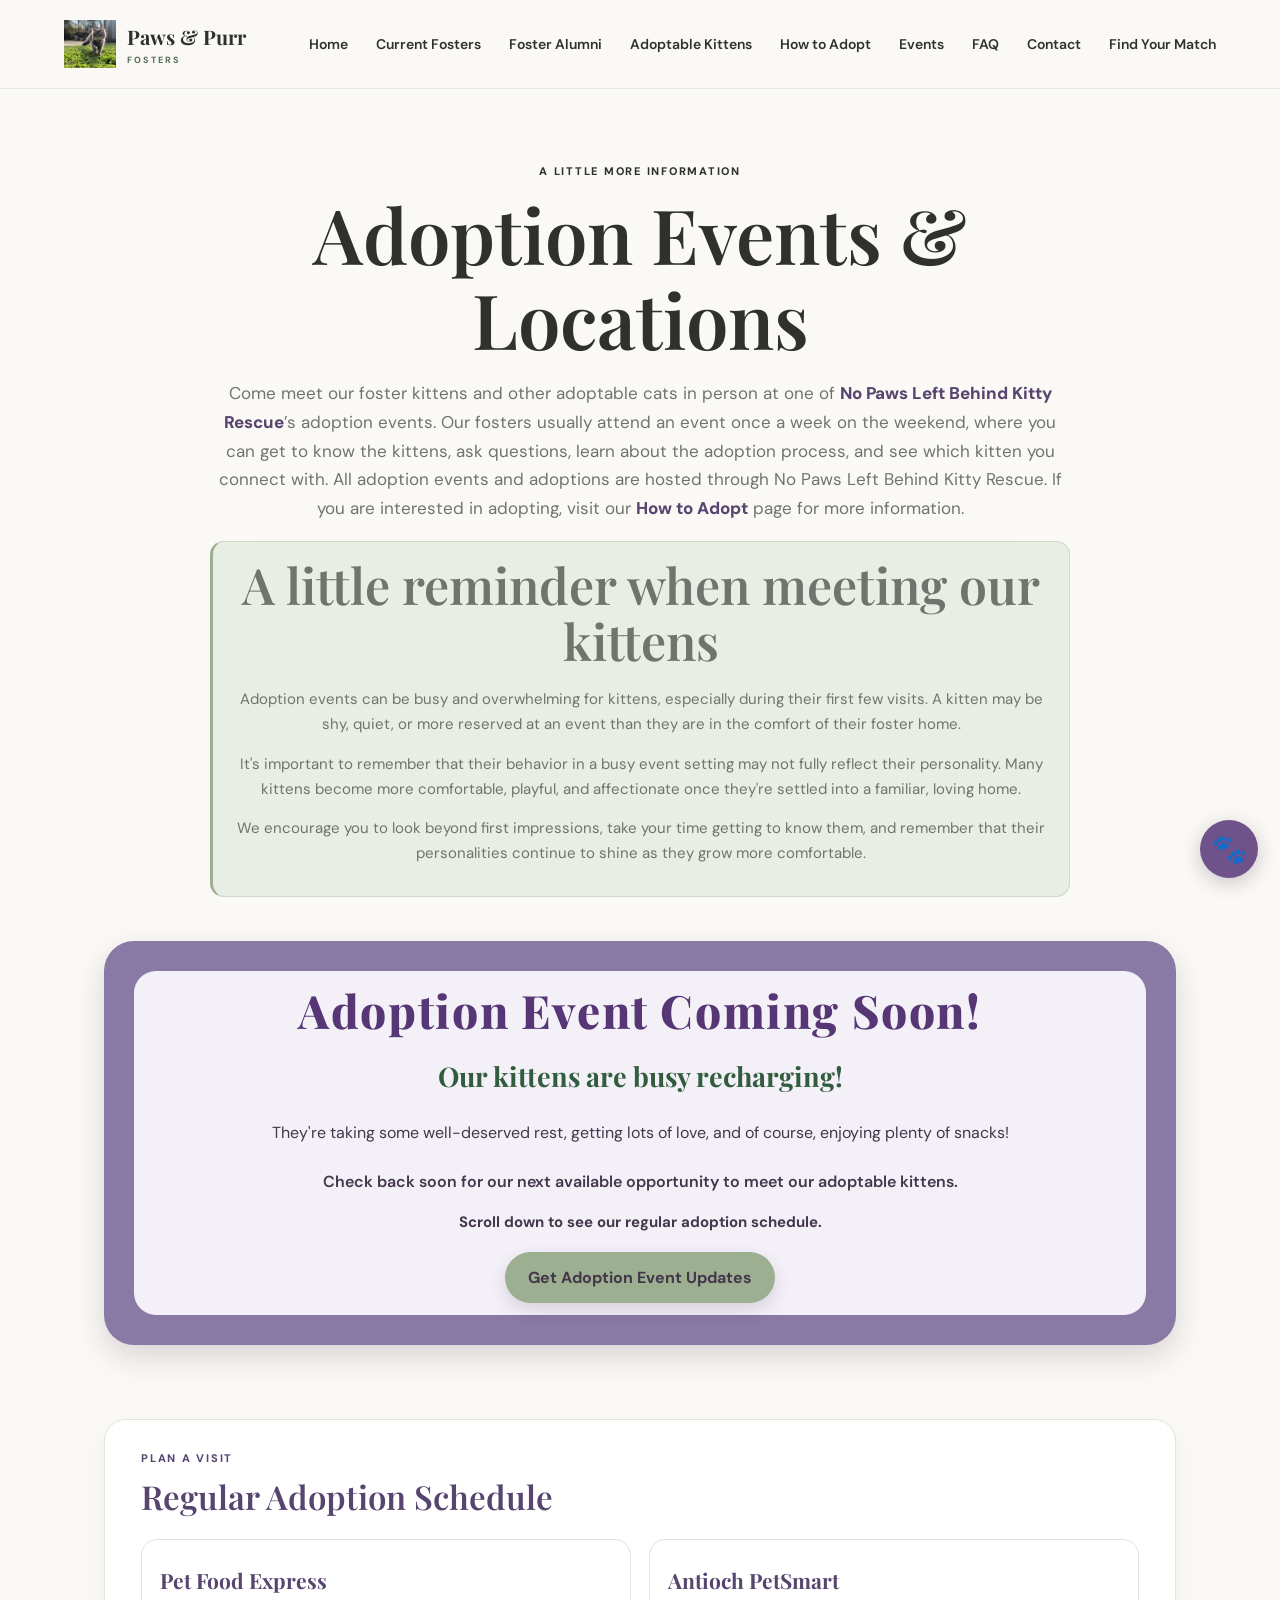
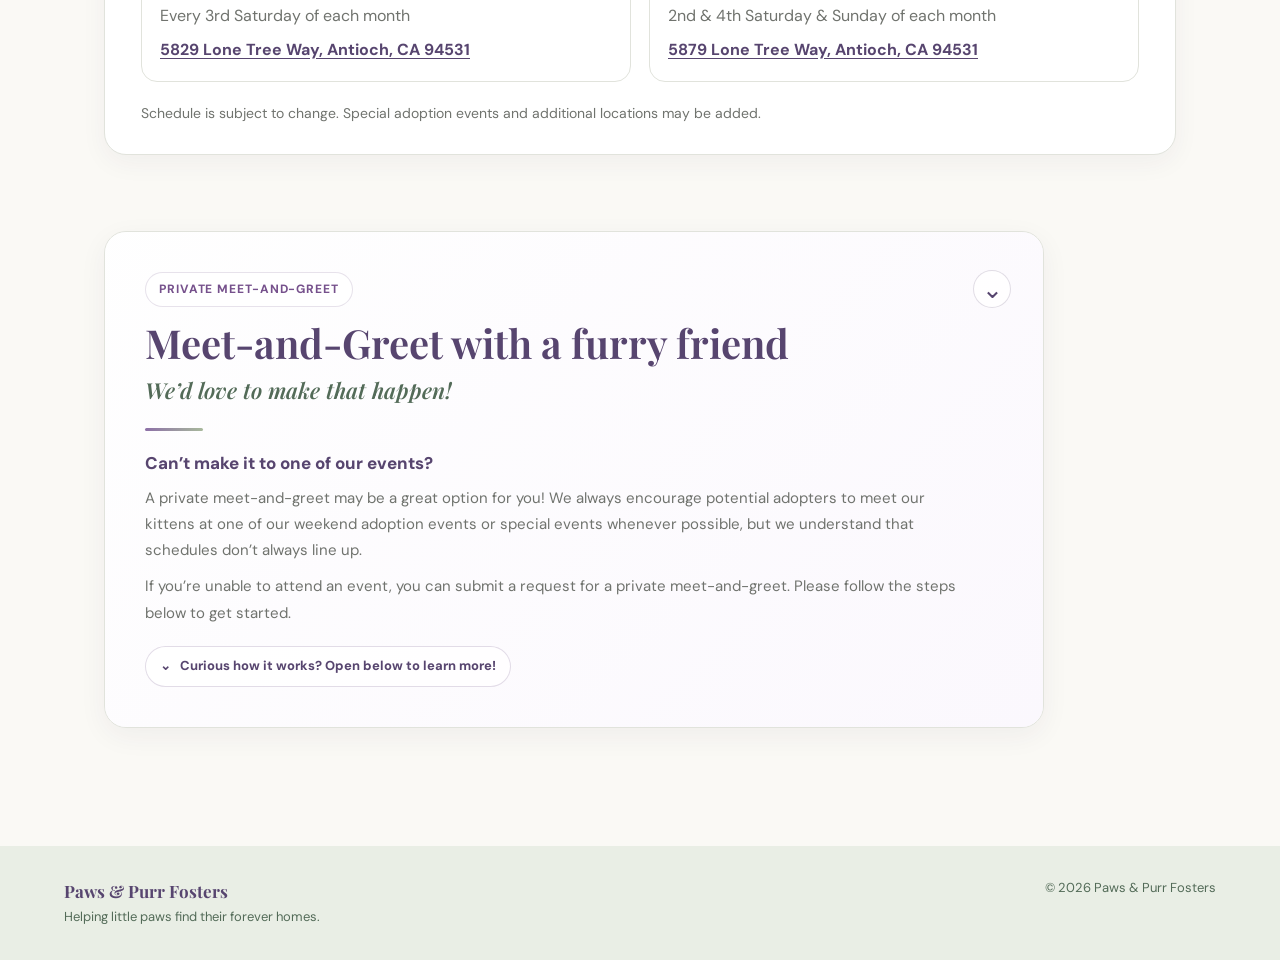
<file: events/index.html>
<!DOCTYPE html>
<html lang="en">
<head>
  <meta charset="UTF-8">
  <meta name="viewport" content="width=device-width, initial-scale=1.0">
  <title>Adoption Events &amp; Locations | Paws &amp; Purr Fosters</title>
  <meta name="description" content="Meet foster kittens and other adoptable cats at adoption events hosted by No Paws Left Behind Kitty Rescue.">
  <link rel="icon" type="image/png" href="../assets/main-logo.PNG">
  <link rel="stylesheet" href="../style.css?v=20261118-events-attendee-gallery-fit1">
  <link rel="stylesheet" href="../adoption-email-signup.css?v=20261117-unsubscribe-single-confirm2">
</head>
<body>
  <header class="site-header">
    <a class="brand" href="../" aria-label="Paws & Purr Fosters home">
      <img class="brand-logo" src="../assets/main-logo.PNG" alt="Paws &amp; Purr Fosters">
      <span><strong>Paws &amp; Purr</strong><small>FOSTERS</small></span>
    </a>
    <button class="menu-toggle" aria-label="Open menu" aria-expanded="false">☰</button>
    <nav class="nav" aria-label="Main navigation">
      <a href="../">Home</a><a href="../all-kittens/">Current Fosters</a>
      <a href="../foster-alumni/">Foster Alumni</a><a href="../available-kittens/">Adoptable Kittens</a>
      <a href="../how-to-adopt/">How to Adopt</a><a href="./">Events</a>
      <a href="../faq/">FAQ</a><a href="../#contact">Contact</a>
    </nav>
  </header>
  <main class="events-page section">
    <header class="events-page-banner"><p class="eyebrow">A little more information</p><h1>Adoption Events &amp; Locations</h1></header>
    <div class="events-intro"><p>Come meet our foster kittens and other adoptable cats in person at one of <strong><a href="https://www.nopawsleftbehindkittyrescue.com/" target="_blank" rel="noopener noreferrer">No Paws Left Behind Kitty Rescue</a></strong>’s adoption events. Our fosters usually attend an event once a week on the weekend, where you can get to know the kittens, ask questions, learn about the adoption process, and see which kitten you connect with. All adoption events and adoptions are hosted through No Paws Left Behind Kitty Rescue. If you are interested in adopting, visit our <a href="../how-to-adopt/">How to Adopt</a> page for more information.</p><div class="events-gentle-note"><h2>A little reminder when meeting our kittens</h2><p>Adoption events can be busy and overwhelming for kittens, especially during their first few visits. A kitten may be shy, quiet, or more reserved at an event than they are in the comfort of their foster home.</p><p>It's important to remember that their behavior in a busy event setting may not fully reflect their personality. Many kittens become more comfortable, playful, and affectionate once they're settled into a familiar, loving home.</p><p>We encourage you to look beyond first impressions, take your time getting to know them, and remember that their personalities continue to shine as they grow more comfortable.</p></div></div>
    <div class="event-panels">
      <div id="event-featured" hidden></div>
      <section class="schedule-panel" id="regular-schedule" hidden></section>
      <div class="event-card-list" id="special-event" hidden></div>
      <div id="private-meet-greet"></div>
    </div>
  </main>
  <footer>
    <div><strong>Paws &amp; Purr Fosters</strong><span>Helping little paws find their forever homes.</span></div>
    <span>© 2026 Paws &amp; Purr Fosters</span>
  </footer>
  <script src="../navigation.js"></script><script src="../kitten-data.js?v=mwxypr0m"></script>
  <script src="../event-data.js?v=mwxypr0m"></script>
  <script src="../preview-bridge.js"></script><script src="../script.js?v=mwxypr0m"></script><script src="../events-enhancements.js?v=20261118-attendee-status1"></script>
  <script src="../adoption-email-signup.js?v=20261117-unsubscribe-single-confirm2"></script>
</body>
</html>
</file>
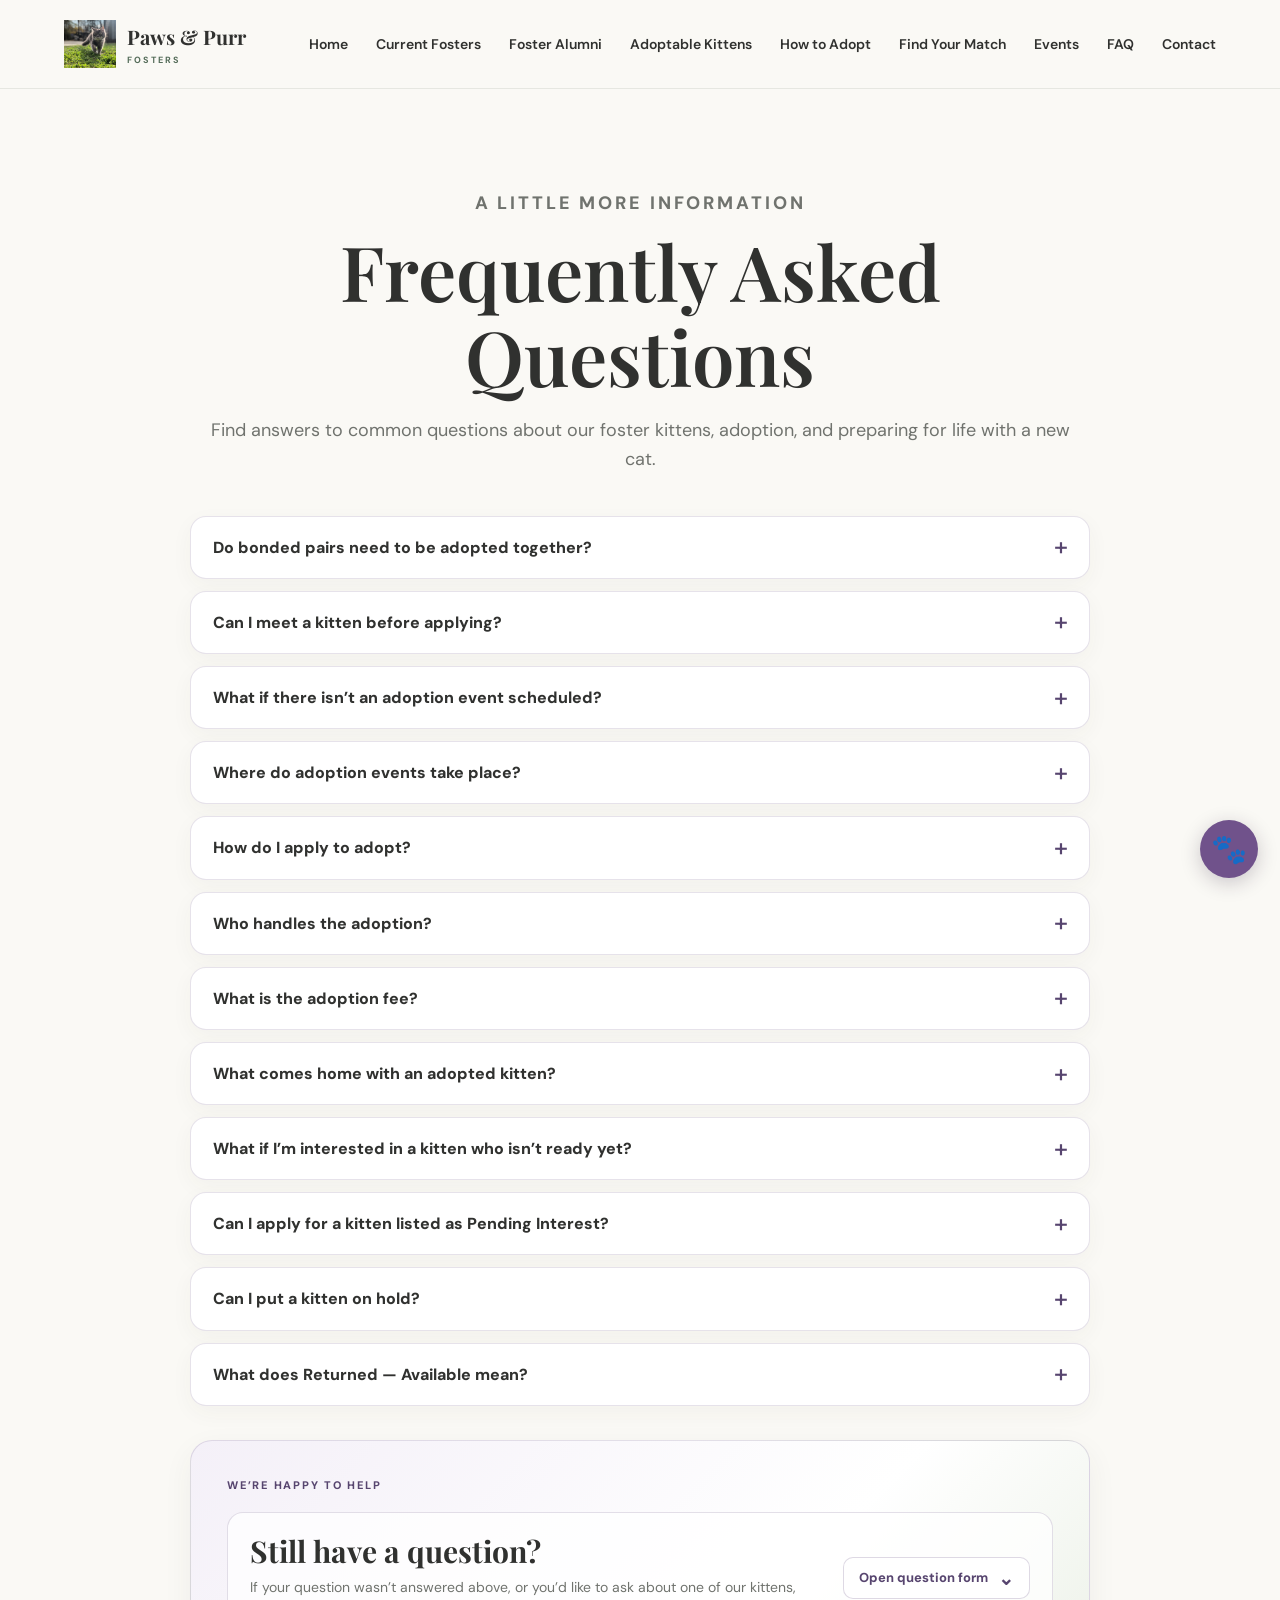
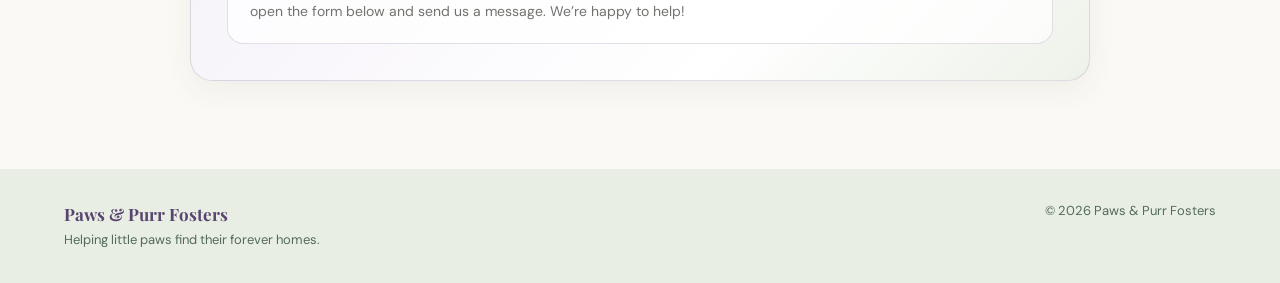
<file: faq/index.html>
<!DOCTYPE html>
<html lang="en">
<head>
  <meta charset="UTF-8">
  <meta name="viewport" content="width=device-width, initial-scale=1.0">
  <meta name="description" content="Answers to common questions about meeting and adopting kittens fostered by Paws & Purr Fosters.">
  <base href="../">
  <title>Frequently Asked Questions | Paws &amp; Purr Fosters</title>
  <link rel="icon" type="image/png" href="assets/main-logo.PNG">
  <link rel="stylesheet" href="style.css?v=20261115-faq-question-accordion1">
  
</head>
<body>
  <header class="site-header">
    <a class="brand" href="./" aria-label="Paws &amp; Purr Fosters home">
      <img class="brand-logo" src="assets/main-logo.PNG" alt="Paws &amp; Purr Fosters">
      <span><strong>Paws &amp; Purr</strong><small>FOSTERS</small></span>
    </a>
    <button class="menu-toggle" type="button" aria-label="Open menu" aria-expanded="false">☰</button>
    <nav class="nav" aria-label="Main navigation">
      <a href="./">Home</a>
      <a href="all-kittens/">Current Fosters</a>
      <a href="foster-alumni/">Foster Alumni</a>
      <a href="available-kittens/">Adoptable Kittens</a>
      <a href="how-to-adopt/">How to Adopt</a>
      <a href="events/">Events</a>
      <a href="faq/" aria-current="page">FAQ</a>
      <a href="./#contact">Contact</a>
    </nav>
  </header>
  <main class="page-shell faq-page">
    <header class="page-intro foster-page-intro">
      <p class="eyebrow">A little more information</p>
      <h1>Frequently Asked Questions</h1>
      <p>Find answers to common questions about our foster kittens, adoption, and preparing for life with a new cat.</p>
    </header>
    <section class="faq-list" aria-label="Adoption and rescue frequently asked questions">
      <details class="faq-item"><summary>Do bonded pairs need to be adopted together?</summary>
        <p>Yes. Any kittens labeled as a <strong>bonded pair</strong> must be adopted together, regardless of age. These kittens have a strong bond and are required to go to the same home.</p>
        <p>Some kittens have a <strong>preferred pair</strong> listed on their profile. This means they may be able to go home with a particular sibling or foster sibling. This is most common with kittens five months old and younger, who are generally required to be adopted in pairs.</p>
        <p>There are rare exceptions: some kittens may be able to go to a home on their own, while others may need a home where another cat is already part of the family.</p>
        <p>Most of our kittens need to go home in pairs. The pairing requirements for each kitten will be clearly listed on their individual profile. <a href="https://www.nopawsleftbehindkittyrescue.com/" target="_blank" rel="noopener noreferrer">No Paws Left Behind Kitty Rescue</a> also requires kittens five months old and younger to be adopted in pairs.</p>
      </details>
      <details class="faq-item"><summary>Can I meet a kitten before applying?</summary>
        <p>Yes! You can meet a kitten before applying as long as their profile lists them as <strong>Available</strong> or <strong>Returned — Available</strong>. Visit our <a href="events/">Events &amp; Locations</a> page to see where we will be next and learn about upcoming meet-and-greet opportunities.</p>
      </details>
      <details class="faq-item"><summary>What if there isn’t an adoption event scheduled?</summary>
        <p>You may still be able to meet our kittens through a private meet-and-greet, depending on availability. A private meet-and-greet must be requested in advance.</p>
        <p>To submit an adoption application, follow steps 1–7 on our <a href="how-to-adopt/">How to Adopt</a> page to learn how to request or download an application and submit it to <a href="https://www.nopawsleftbehindkittyrescue.com/" target="_blank" rel="noopener noreferrer">No Paws Left Behind Kitty Rescue</a>.</p>
        <p>After submitting your application, visit our <a href="events/">Events &amp; Locations</a> page and complete the private meet-and-greet request form. You can use the form to tell us which kittens you’re interested in and your preferred date and time. We’ll follow up with you about scheduling.</p>
        <p>Adoption events are typically held on weekends, so if an event isn’t listed for this week, please check back for the next weekend’s schedule. We may occasionally have a weekend without an event, such as around holidays, and schedules can change. Our <a href="events/">Events &amp; Locations</a> page will have the latest updates.</p>
      </details>
      <details class="faq-item"><summary>Where do adoption events take place?</summary>
        <p>Adoption events are generally held on weekends, with occasional special events at other locations. Schedules can change, so please check our <a href="events/">Events &amp; Locations</a> page for the current schedule and special-event details.</p>
      </details>
      <details class="faq-item"><summary>How do I apply to adopt?</summary>
        <p>There are two ways to get an adoption application:</p>
        <ul>
          <li><strong>Request one from the rescue:</strong> Visit <a href="https://www.nopawsleftbehindkittyrescue.com/contact" target="_blank" rel="noopener noreferrer">the rescue’s <strong>contact page</strong></a> and fill out the appropriate information. The rescue will send you an application and instructions for submitting it.</li>
          <li><strong>Download an application:</strong> Visit the rescue’s <a href="https://www.nopawsleftbehindkittyrescue.com/forms" target="_blank" rel="noopener noreferrer">adoption forms page</a> to download an editable application or a printable copy.</li>
        </ul>
        <p>Once you have your application:</p>
        <ul>
          <li>Complete the editable application electronically, or print and fill out the paper copy by hand.</li>
          <li>Email your completed application to <a href="mailto:nopawsleftbehindkittyrescue@gmail.com">nopawsleftbehindkittyrescue@gmail.com</a>, or bring a completed paper application to an in-person adoption event.</li>
        </ul>
        <p>For the full process, visit <a href="how-to-adopt/">How to Adopt</a>.</p>
      </details>
      <details class="faq-item"><summary>Who handles the adoption?</summary>
        <p>We are a foster team working in partnership with <strong><a href="https://www.nopawsleftbehindkittyrescue.com/" target="_blank" rel="noopener noreferrer">No Paws Left Behind Kitty Rescue</a></strong>. The kittens are placed in our home through the rescue.</p>
        <p><strong>The rescue handles:</strong></p>
        <ul>
          <li>Adoption applications, reviews, and approvals</li>
          <li>Adoption contracts and fees</li>
          <li>Finalizing adoptions</li>
        </ul>
        <p><strong>Our foster team provides:</strong></p>
        <ul>
          <li>A safe, loving foster home</li>
          <li>Time to get to know each kitten and their personality</li>
          <li>Help finding the right match for your home</li>
        </ul>
      </details>
      <details class="faq-item"><summary>What is the adoption fee?</summary>
        <p><strong>Single kitten:</strong> $200<br><strong>Pair of kittens:</strong> $350</p>
        <p>Occasionally, special adoption promotions may be available. Adoption fees and promotions are determined by <strong><a href="https://www.nopawsleftbehindkittyrescue.com/" target="_blank" rel="noopener noreferrer">No Paws Left Behind Kitty Rescue</a></strong> and may vary.</p>
        <p>For questions about adoption fees or available promotions, please contact <a href="https://www.nopawsleftbehindkittyrescue.com/" target="_blank" rel="noopener noreferrer">No Paws Left Behind Kitty Rescue</a> through its <a href="https://www.nopawsleftbehindkittyrescue.com/contact" target="_blank" rel="noopener noreferrer"><strong>contact page</strong></a>.</p>
      </details>
      <details class="faq-item"><summary>What comes home with an adopted kitten?</summary>
        <p>When the adoption is finalized and your kitten is ready to go home, they will come with a blue take-home folder containing:</p>
        <ul>
          <li>Spay or neuter paperwork</li>
          <li>Vaccine card</li>
          <li>Microchip number and registration information</li>
          <li>Foster contact information</li>
          <li>Kitten care guide</li>
          <li>Adoption certificate</li>
          <li>Pet Food Express coupon</li>
          <li>A PetSmart coupon booklet may also be included for adoptions completed at PetSmart.</li>
        </ul>
        <p><strong>Carrier required:</strong> A cat carrier is required for every kitten going home. Please bring your own carrier or arrange to purchase one; neither the rescue nor our foster team provides carriers.</p>
      </details>
      <details class="faq-item"><summary>What if I’m interested in a kitten who isn’t ready yet?</summary>
        <p>Kittens labeled <strong>Coming Soon</strong> or <strong>Almost Available</strong> are not currently available for adoption, and adoption applications are not being accepted yet.</p>
        <ul>
          <li><strong>Coming Soon:</strong> These kittens are often still very young and are growing, developing their personalities, and learning in foster care.</li>
          <li><strong>Almost Available:</strong> These kittens are getting closer, but still need more time before they can be listed as Available.</li>
        </ul>
        <p>Please check back for updates. An inquiry does not promise or reserve a kitten.</p>
      </details>
      <details class="faq-item"><summary>Can I apply for a kitten listed as Pending Interest?</summary>
        <p><strong>What the status means:</strong></p>
        <ul>
          <li>An adoption application is currently being considered.</li>
          <li>The applicant may still be completing part of the adoption process or another step with the rescue.</li>
          <li>Other people may still submit adoption applications during this time.</li>
        </ul>
        <p><strong>How applications are considered:</strong></p>
        <ul>
          <li>The rescue considers completed adoption applications in the order they are received.</li>
          <li>Submitting an inquiry or asking for an application does not put you in line. Your place in the order begins only once your completed application has been submitted to the rescue.</li>
          <li>If the first applicant is not approved or does not move forward with the adoption, the next applicant in the submission order may then be considered, and the process continues in that order.</li>
          <li>The rescue will review your application and let you know its decision.</li>
        </ul>
        <p><strong>Please keep in mind:</strong></p>
        <ul>
          <li>Our foster kittens regularly attend weekend adoption events.</li>
          <li>At an event, an interested person may submit an application, have it reviewed and approved, and complete the remaining adoption steps so the kitten can go home that same day.</li>
          <li>An inquiry or an application that has not yet been approved does not reserve a kitten.</li>
        </ul>
      </details>
      <details class="faq-item"><summary>Can I put a kitten on hold?</summary>
        <p>Yes. A one-week hold may be available if you need a little extra time before bringing your kitten home. All holds must be approved by the rescue.</p>
        <p><strong>Deposit:</strong></p>
        <ul>
          <li>A $50 deposit per kitten is required and must be paid to <strong><a href="https://www.nopawsleftbehindkittyrescue.com/" target="_blank" rel="noopener noreferrer">No Paws Left Behind Kitty Rescue</a></strong>.</li>
          <li>The deposit is non-refundable and will be applied toward the final adoption fee if you move forward with the adoption.</li>
        </ul>
        <p><strong>Hold period and expiration:</strong></p>
        <ul>
          <li>A hold lasts around seven days and expires at the end of that period, depending on when the hold begins.</li>
          <li>The next weekend adoption event may be approaching as the hold period ends. Once the hold expires, the kitten may return to an upcoming adoption event.</li>
          <li>Paws &amp; Purr Fosters or the rescue may message you as the hold period ends to check whether you are still interested and let you know the kitten may be returning to an event.</li>
          <li>A follow-up message does not automatically extend the hold. If you do not respond or stay in contact, the hold will expire, and additional reminders may not be sent.</li>
        </ul>
        <p><strong>Need more time?</strong></p>
        <ul>
          <li>Contact Paws &amp; Purr Fosters before the next adoption event weekend if you need more time.</li>
          <li>Any extension must be discussed in advance with Paws &amp; Purr Fosters and approved by the rescue.</li>
        </ul>
        <p>A hold is not confirmed until the rescue has approved it and you have followed the rescue’s payment instructions.</p>
        <p><strong>When the adoption is finalized:</strong> If your application and contract have been approved and the full adoption fee has been paid, but you need additional time before pickup, contact Paws &amp; Purr Fosters or the rescue. Any pickup arrangements must be approved by the rescue.</p>
      </details>
      <details class="faq-item"><summary>What does Returned — Available mean?</summary>
        <p><strong>Returned — Available</strong> means a kitten was previously adopted and has since returned to foster care.</p>
        <ul>
          <li><strong>Adjustment period:</strong> They may need extra patience and time to settle back into their familiar routine. We generally allow around a week to a month, although this can be shorter or longer depending on the kitten.</li>
          <li><strong>Returning to adoption events:</strong> While they are in our care, we observe how they are settling in and let the rescue know when we feel they are ready to return to adoption events.</li>
          <li><strong>Every kitten is different:</strong> A returned kitten may benefit from a patient home and a little extra understanding as they adjust to a new environment again.</li>
        </ul>
        <p>If you have a question about whether a particular kitten is ready to attend an event again, please reach out.</p>
      </details>
    </section>
    <section class="faq-contact" aria-labelledby="faq-contact-title">
      <p class="eyebrow">We’re happy to help</p>
      <details class="faq-question-accordion">
        <summary class="faq-question-summary">
          <span class="faq-question-heading">
            <strong id="faq-contact-title">Still have a question?</strong>
            <span>If your question wasn’t answered above, or you’d like to ask about one of our kittens, open the form below and send us a message. We’re happy to help!</span>
          </span>
          <span class="faq-question-toggle">Open question form <span aria-hidden="true">⌄</span></span>
        </summary>
        <div class="faq-question-content">
          <h3>Send us a message</h3>
          <p>For questions about application decisions, contracts, or adoption fees, please contact <strong><a href="https://www.nopawsleftbehindkittyrescue.com/" target="_blank" rel="noopener noreferrer">No Paws Left Behind Kitty Rescue</a></strong> directly.</p>
          <form id="faq-question-form" class="faq-question-form" action="#" method="POST">
            <input type="text" name="_honey" tabindex="-1" autocomplete="off" aria-hidden="true" class="faq-honeypot">
            <label for="faq-first-name">First name</label>
            <input id="faq-first-name" name="first_name" type="text" autocomplete="given-name" maxlength="60" required>
            <label for="faq-last-name">Last name</label>
            <input id="faq-last-name" name="last_name" type="text" autocomplete="family-name" maxlength="60" required>
            <label for="faq-contact-info">Your email address</label>
            <input id="faq-contact-info" name="email" type="email" autocomplete="email" maxlength="254" required>
            <span class="faq-field-label">Which kitten(s) is your question about? <span>(Optional — select all that apply)</span></span>
            <div id="faq-kitten-options" class="faq-kitten-options" aria-label="Choose kittens"></div>
            <label for="faq-question">Your question</label>
            <textarea id="faq-question" name="question" rows="5" maxlength="5000" required></textarea>
            <button id="faq-submit-button" type="submit" class="button button-primary">Send your question</button>
            <p id="faq-form-status" class="faq-form-status" role="status" aria-live="polite"></p>
          </form>
        </div>
      </details>
    </section>
  </main>
  <footer>
    <div><strong>Paws &amp; Purr Fosters</strong><span>Helping little paws find their forever homes.</span></div>
    <span>© 2026 Paws &amp; Purr Fosters</span>
  </footer>
  <script src="navigation.js"></script>
  <script src="kitten-data.js"></script>
  <script src="event-data.js"></script>
  <script src="preview-bridge.js"></script>
  <script src="faq-guide.js?v=20261124-guide1"></script>
  <script>
    (function () {
      const form = document.getElementById("faq-question-form");
      const options = document.getElementById("faq-kitten-options");
      if (!form || !options) return;
      const kittens = Array.isArray(window.PAWS_KITTENS) ? window.PAWS_KITTENS : [];
      const adoptable = kittens.filter(kitten =>
        ["Available", "Returned — Available", "Pending Interest"].includes(kitten.adoptionStatus || kitten.status || "Available")
      );
      if (adoptable.length) {
        adoptable.forEach(kitten => {
          const label = document.createElement("label");
          label.className = "faq-kitten-choice";
          const input = document.createElement("input");
          input.type = "checkbox";
          input.name = "kittens[]";
          input.value = kitten.name;
          const text = document.createElement("span");
          text.textContent = kitten.name;
          label.append(input, text);
          options.append(label);
        });
      } else {
        const note = document.createElement("p");
        note.className = "faq-form-note";
        note.textContent = "There are no kittens currently listed as adoptable. You can still send us a general question.";
        options.append(note);
      }
      form.addEventListener("submit", async function (event) {
        event.preventDefault();
        if (!form.reportValidity()) return;
        const button = document.getElementById("faq-submit-button");
        const status = document.getElementById("faq-form-status");
        const payload = {
          first_name: form.elements.first_name.value.trim(),
          last_name: form.elements.last_name.value.trim(),
          email: form.elements.email.value.trim(),
          kittens: Array.from(form.querySelectorAll('input[name="kittens[]"]:checked')).map(input => input.value),
          question: form.elements.question.value.trim(),
          _honey: form.elements._honey.value
        };
        button.disabled = true;
        button.textContent = "Sending…";
        status.textContent = "Sending your message. Please wait.";
        try {
          const response = await fetch("https://ovnbbpcrwbvotyevghcx.supabase.co/functions/v1/faq-question", {
            method: "POST",
            headers: { "Content-Type": "application/json" },
            body: JSON.stringify(payload)
          });
          const result = await response.json();
          if (!response.ok || !result.ok) throw new Error(result.error || "The message could not be sent.");
          form.reset();
          status.textContent = "Thank you! Your question has been sent. We’ll be in touch soon.";
        } catch (error) {
          status.textContent = error.message || "Sorry, your question could not be sent right now. Please email pawsandpurrsfosters@gmail.com directly.";
        } finally {
          button.disabled = false;
          button.textContent = "Send your question";
        }
      });
    })();
  </script>
</body>
</html>
</file>
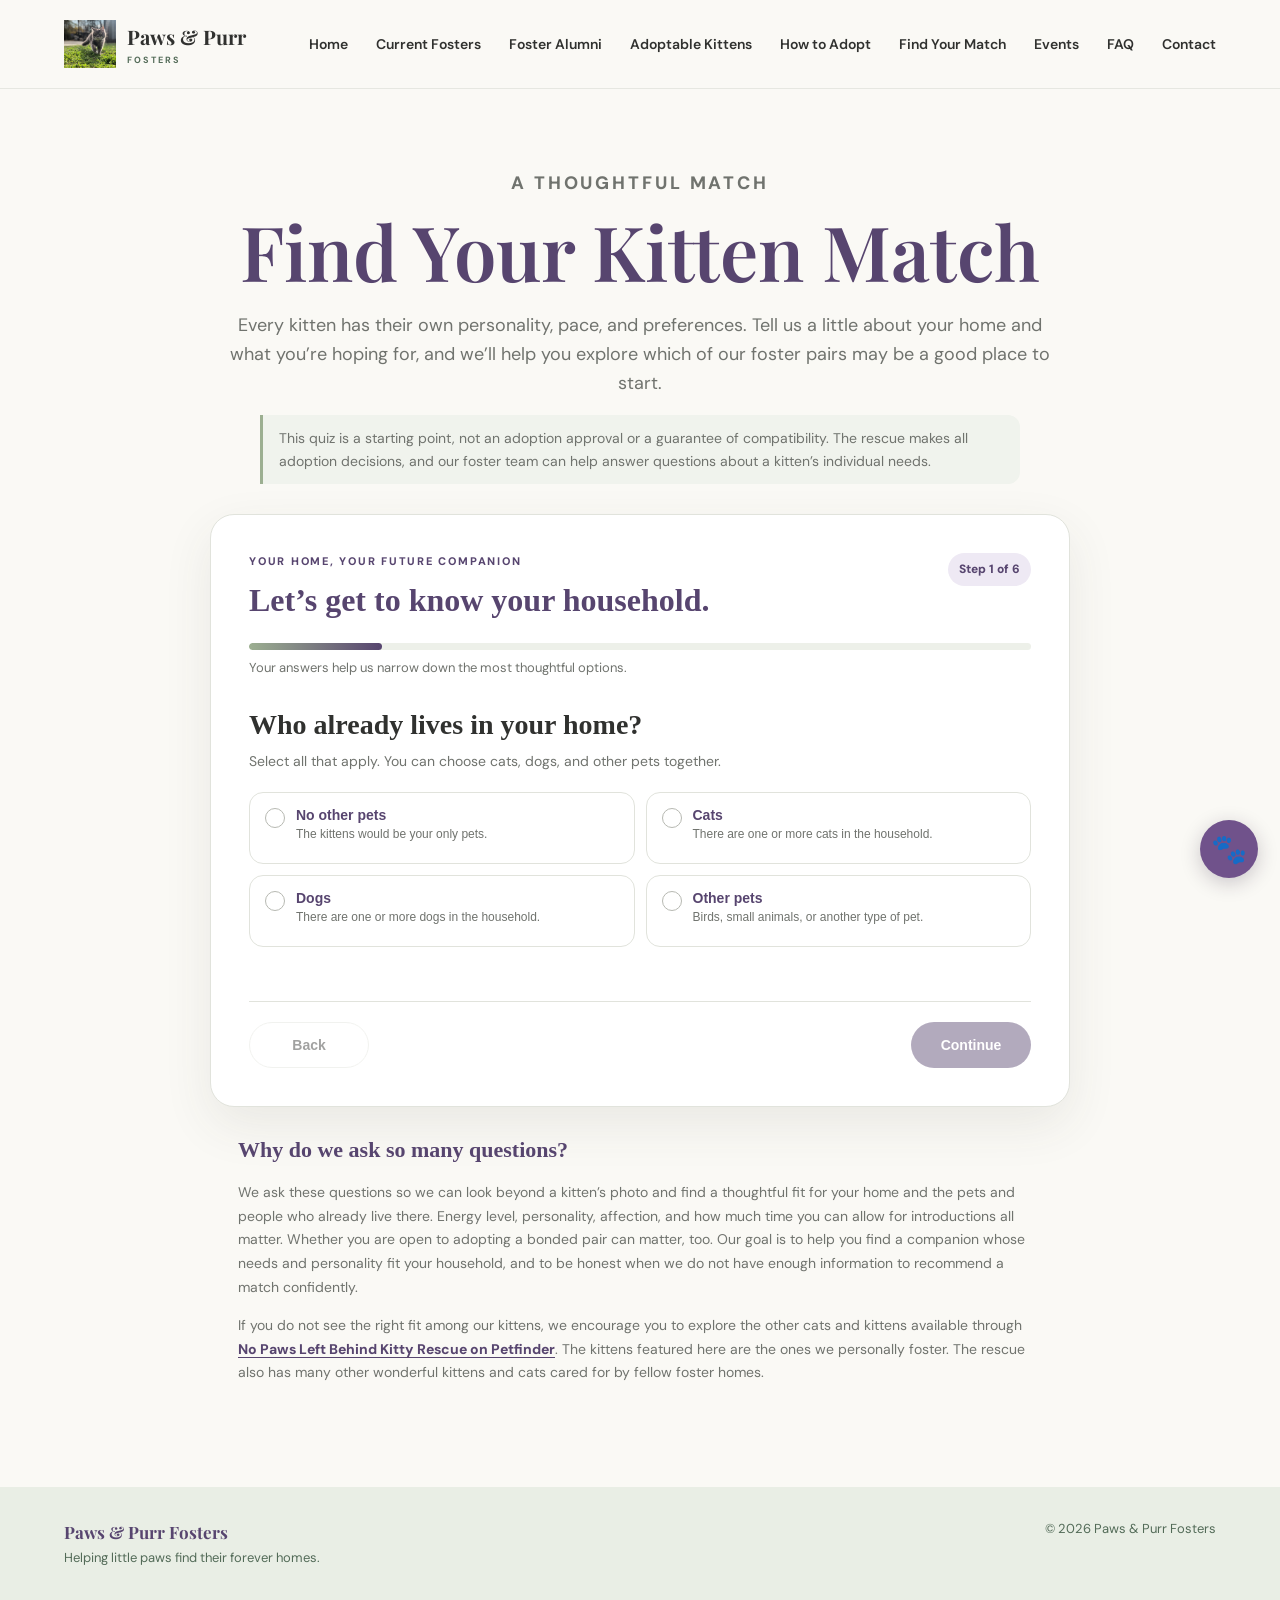
<file: find-your-match/index.html>
<!DOCTYPE html>
<html lang="en">
<head>
  <meta charset="UTF-8">
  <meta name="viewport" content="width=device-width, initial-scale=1.0">
  <meta name="description" content="Take the Paws & Purr Fosters kitten matching quiz to discover which foster pair may fit your home and lifestyle.">
  <base href="../">
  <title>Find Your Kitten Match | Paws &amp; Purr Fosters</title>
  <link rel="icon" type="image/png" href="assets/main-logo.PNG">
  <link rel="stylesheet" href="style.css?v=20261125-foster-snap-clickable3">
  <link rel="stylesheet" href="find-your-match/quiz.css?v=20261124-match-quiz1">
</head>
<body>
  <header class="site-header">
    <a class="brand" href="./" aria-label="Paws &amp; Purr Fosters home">
      <img class="brand-logo" src="assets/main-logo.PNG" alt="Paws &amp; Purr Fosters">
      <span><strong>Paws &amp; Purr</strong><small>FOSTERS</small></span>
    </a>
    <button class="menu-toggle" type="button" aria-label="Open menu" aria-expanded="false">☰</button>
    <nav class="nav" aria-label="Main navigation">
      <a href="./">Home</a>
      <a href="all-kittens/">Current Fosters</a>
      <a href="foster-alumni/">Foster Alumni</a>
      <a href="available-kittens/">Adoptable Kittens</a>
      <a href="how-to-adopt/">How to Adopt</a>
      <a href="find-your-match/" aria-current="page">Find Your Match</a>
      <a href="events/">Events</a>
      <a href="faq/">FAQ</a>
      <a href="./#contact">Contact</a>
    </nav>
  </header>

  <main class="page-shell match-page">
    <header class="page-intro foster-page-intro">
      <p class="eyebrow">A thoughtful match</p>
      <h1>Find Your Kitten Match</h1>
      <p>Every kitten has their own personality, pace, and preferences. Tell us a little about your home and what you’re hoping for, and we’ll help you explore which of our foster pairs may be a good place to start.</p>
      <p class="match-intro-note">This quiz is a starting point, not an adoption approval or a guarantee of compatibility. The rescue makes all adoption decisions, and our foster team can help answer questions about a kitten’s individual needs.</p>
    </header>

    <section class="match-quiz-card" id="match-quiz" aria-labelledby="match-quiz-heading">
      <div class="match-quiz-top">
        <div>
          <p class="eyebrow">Your home, your future companion</p>
          <h2 id="match-quiz-heading">Let’s get to know your household.</h2>
        </div>
        <span class="match-step-count" id="quiz-step-count">Step 1</span>
      </div>
      <div class="match-progress" aria-hidden="true"><span id="quiz-progress-fill"></span></div>
      <p class="match-progress-label" id="quiz-progress-label">A few questions to help us find a thoughtful match.</p>
      <div id="quiz-step-content" class="quiz-step-content" aria-live="polite"></div>
      <div class="quiz-controls" id="quiz-controls">
        <button class="button secondary" id="quiz-back" type="button" disabled>Back</button>
        <button class="button primary" id="quiz-next" type="button" disabled>Continue</button>
      </div>
      <div id="quiz-results" class="quiz-results" hidden aria-live="polite"></div>
      <div id="quiz-restart-wrap" class="quiz-restart-wrap" hidden><button id="quiz-restart" class="button secondary" type="button">Retake the quiz</button></div>
    </section>

    <section class="match-quiz-footnote">
      <h2>Why do we ask so many questions?</h2>
      <p>We ask these questions so we can look beyond a kitten’s photo and find a thoughtful fit for your home and the pets and people who already live there. Energy level, personality, affection, and how much time you can allow for introductions all matter. Whether you are open to adopting a bonded pair can matter, too. Our goal is to help you find a companion whose needs and personality fit your household, and to be honest when we do not have enough information to recommend a match confidently.</p>
      <p>If you do not see the right fit among our kittens, we encourage you to explore the other cats and kittens available through <a href="https://www.petfinder.com/member/us/ca/oakley/no-paws-left-behind-kitty-rescue-ca3018/" target="_blank" rel="noopener noreferrer">No Paws Left Behind Kitty Rescue on Petfinder</a>. The kittens featured here are the ones we personally foster. The rescue also has many other wonderful kittens and cats cared for by fellow foster homes.</p>
    </section>
  </main>

  <footer>
    <div><strong>Paws &amp; Purr Fosters</strong><span>Helping little paws find their forever homes.</span></div>
    <span>© 2026 Paws &amp; Purr Fosters</span>
  </footer>

  <script src="navigation.js"></script>
  <script src="kitten-data.js?v=mwsd1wg6"></script>
  <script src="find-your-match/quiz.js?v=20261124-match-quiz1"></script>
</body>
</html>
</file>
<file: style.css>
@import url('https://fonts.googleapis.com/css2?family=DM+Sans:wght@400;500;600;700&family=Playfair+Display:wght@500;600&display=swap');

:root {
  --sage: #9caf91;
  --sage-dark: #536b58;
  --sage-light: #e8eee4;
  --purple: #57456f;
  --purple-dark: #57456f;
  --purple-light: #eee9f4;
  --cream: #faf9f5;
  --white: #ffffff;
  --ink: #30312f;
  --muted: #70736e;
  --line: #e1e3dc;
  --shadow: 0 18px 50px rgba(62, 67, 57, .09);
  --radius: 24px;
}

* { box-sizing: border-box; }
html { scroll-behavior: smooth; }
body {
  margin: 0;
  color: var(--ink);
  background: var(--cream);
  font-family: "DM Sans", sans-serif;
  line-height: 1.6;
}
a { color: inherit; text-decoration: none; }
.page-shell { max-width: 1280px; margin: 0 auto; padding: 72px clamp(20px, 5vw, 72px) 88px; }
.page-intro { max-width: 860px; margin: 0 auto 42px; text-align: center; }
.page-intro h1 { margin-bottom: 14px; }
.page-intro p { color: var(--muted); font-size: 18px; }
.page-actions { display: flex; justify-content: center; margin-top: 26px; }
.foster-page-intro { padding-top: 28px; }
.status-guide-wrap { max-width: 1280px; margin: 0 auto; padding: 0 clamp(20px, 5vw, 72px); }
.status-guide {
  display: block; border: 1px solid var(--line); border-radius: 22px; background: white; box-shadow: 0 8px 30px rgba(62, 67, 57, .03);
}
.status-guide summary {
  list-style: none; cursor: pointer; display: flex; justify-content: space-between; align-items: flex-start; gap: 18px; padding: 22px 26px; font-size: 1.1rem; font-weight: 700; color: var(--purple-dark);
}
.status-guide summary::-webkit-details-marker { display: none; }
.status-guide-summary { display: flex; flex-direction: column; gap: 4px; }
.status-guide-title { font-size: 1.1rem; font-weight: 800; }
.status-guide-subtitle { color: var(--muted); font-size: .92rem; font-weight: 600; }
.status-guide-chevron {
  display: inline-flex; align-items: center; justify-content: center; min-width: 22px; font-size: 1.3rem; transition: transform .2s ease;
}
.status-guide[open] .status-guide-chevron { transform: rotate(180deg); }
.status-guide-body { padding: 0 26px 24px; color: var(--muted); }
.status-guide-body p { margin: 0 0 16px; }
.status-guide-list { margin: 0 0 18px; padding-left: 1.2rem; display: grid; gap: 10px; }
.status-guide-status {
  display: inline-block; padding: 4px 8px; border-radius: 999px; font-size: 11px; font-weight: 800; text-transform: uppercase; letter-spacing: .08em; white-space: nowrap;
}
.status-guide-status.status-available { background: #dfeedd; color: #2d6b3b; }
.status-guide-status.status-returned { background: #e8def6; color: #5a3d7a; }
.status-guide-status.status-pending { background: #f8dfe7; color: #8f3358; }
.status-guide-status.status-almost { background: #dfeeff; color: #245a96; }
.status-guide-status.status-coming-soon { background: #f8efb4; color: #786200; }
.status-guide-status.status-adopted { background: #f6d2d2; color: #8d2a2a; }
.status-guide-note {
  margin-top: 12px; padding-top: 16px; border-top: 1px solid var(--line); font-weight: 600; color: var(--ink);
}
.status-badge {
  display: inline-block; padding: 5px 10px; border-radius: 999px; font-size: 11px; font-weight: 800; text-transform: uppercase; letter-spacing: .08em;
}
.status-available { background: #dfeedd; color: #2d6b3b; }
.status-returned { background: #e8def6; color: #5a3d7a; }
.status-pending { background: #f8dfe7; color: #8f3358; }
.status-almost { background: #dfeeff; color: #245a96; }
.status-pre-adopted { background: #f8dfe7; color: #8f3358; }
.status-coming-soon { background: #f8efb4; color: #786200; }
.status-adopted { background: #f6d2d2; color: #8d2a2a; }
.empty-state {
  width: 100%; padding: 50px 20px; border-radius: 22px; border: 1px dashed rgba(117,98,141,.38); background: rgba(255,255,255,.5); text-align: center; color: var(--muted);
}
.adoption-policy-box {
  margin: 0 0 28px; padding: 22px 24px; border: 1px solid var(--line); border-radius: 22px; background: rgba(255,255,255,.75); box-shadow: 0 8px 30px rgba(62,67,57,.03);
}
.adoption-policy-box h3 {
  margin: 0 0 8px; font-size: 28px;
}
.adoption-policy-box p {
  margin: 0; color: var(--muted);
}
.site-header {
  position: sticky;
  top: 0;
  z-index: 10;
  display: flex;
  align-items: center;
  justify-content: space-between;
  padding: 18px clamp(20px, 5vw, 72px);
  background: rgba(250,249,245,.94);
  backdrop-filter: blur(12px);
  border-bottom: 1px solid rgba(225,227,220,.8);
}
.brand { display: flex; align-items: center; gap: 11px; }
.brand strong { display: block; font-family: "Playfair Display", serif; font-size: 20px; }
.brand small { display: block; letter-spacing: .22em; font-size: 9px; color: var(--sage-dark); font-weight: 700; }
.brand-logo {
  display: block;
  width: 52px;
  height: 52px;
  object-fit: contain;
  object-position: center;
  border-radius: 0;
  flex-shrink: 0;
  background: transparent;
}
.nav { display: flex; align-items: center; gap: 28px; font-size: 14px; font-weight: 600; }
.nav a:not(.nav-button) { color: var(--ink); }
.nav a:hover, .text-link:hover, .card-link:hover { color: var(--purple); }
.nav-button { padding: 10px 17px; border-radius: 999px; background: var(--sage); color: white; }
.menu-toggle { display: none; border: 0; background: none; font-size: 25px; color: var(--purple-dark); }

.hero {
  max-width: 1280px; margin: auto; padding: 86px clamp(20px, 5vw, 72px) 70px;
  display: grid; grid-template-columns: 1fr 1fr; gap: 70px; align-items: center;
}
.eyebrow {
  margin: 0 0 10px; color: var(--purple); text-transform: uppercase;
  letter-spacing: .16em; font-size: 11px; font-weight: 800;
}
h1, h2, h3 { margin-top: 0; }
h1, h2 { font-family: "Playfair Display", serif; font-weight: 600; line-height: 1.12; }
h1 { font-size: clamp(48px, 6vw, 76px); margin-bottom: 24px; }
h1 span { color: var(--sage-dark); }
h2 { font-size: clamp(34px, 4vw, 50px); margin-bottom: 18px; }
h3 { font-family: "Playfair Display", serif; font-size: 27px; margin: 6px 0; }
.hero-text { max-width: 550px; color: var(--muted); font-size: 18px; }
.hero-actions { display: flex; gap: 12px; margin-top: 30px; flex-wrap: wrap; }
.button {
  display: inline-flex; align-items: center; justify-content: center;
  min-height: 46px; padding: 12px 21px; border-radius: 999px;
  font-weight: 700; font-size: 14px; border: 1px solid transparent;
}
.primary { background: var(--purple); color: white; }
.primary:hover { background: var(--purple-dark); }
.secondary { border-color: var(--line); background: white; color: var(--ink); }
.secondary:hover { border-color: var(--sage); }
.light { background: white; color: var(--purple-dark); }

.hero-art { position: relative; padding: 18px; }
.brand-logo[hidden], [hidden] { display: none !important; }
.photo-placeholder {
  background: linear-gradient(145deg, var(--sage-light), var(--purple-light));
  color: var(--muted);
  border: 1px dashed rgba(117,98,141,.38);
  display: flex; flex-direction: column; align-items: center; justify-content: center;
  text-align: center;
}
.photo-placeholder.large {
  height: 520px; border-radius: 32px; position: relative; overflow: hidden;
}
.placeholder-icon {
  width: 54px; height: 54px; border-radius: 50%; background: white;
  display: grid; place-items: center; font-size: 28px; color: var(--purple);
  margin-bottom: 14px; box-shadow: var(--shadow);
}
.photo-placeholder small { margin-top: 4px; opacity: .7; }
.photo-placeholder small { margin-top: 4px; opacity: .7; }
.hero-carousel { position: relative; width: 100%; aspect-ratio: 1 / 1.05; overflow: hidden; border-radius: 32px; background: var(--sage-light); }
.hero-carousel .photo-placeholder.large { position: absolute; inset: 0; width: 100%; height: 100%; border-radius: inherit; }
.hero-slides { position: absolute; inset: 0; }
.hero-photo { display: none; width: 100%; height: 100%; object-fit: contain; background: var(--sage-light); }
.hero-photo.is-active { display: block; }
.hero-arrow {
  position: absolute; top: 50%; transform: translateY(-50%);
  width: 36px; height: 36px; padding: 0;
  background: rgba(255,255,255,.94); box-shadow: 0 4px 14px rgba(48,49,47,.16);
  font-size: 24px; z-index: 2;
}
.hero-previous { left: 10px; }
.hero-next { right: 10px; }

.section { max-width: 1280px; margin: auto; padding: 90px clamp(20px, 5vw, 72px); }
.section { max-width: 1280px; margin: auto; padding: 90px clamp(20px, 5vw, 72px); }
.intro { padding-top: 68px; padding-bottom: 58px; }
.intro-heading { max-width: 690px; }
.intro-heading { display: block; max-width: 790px; }
.section-heading.intro-heading { display: block; max-width: 790px; }
.intro-heading .eyebrow { font-size: 12px; }
.intro-heading .eyebrow { margin-bottom: 14px; font-size: 14px; }
.intro-heading h2 { max-width: 680px; margin: 0 auto 16px; font-size: clamp(34px, 3.2vw, 42px); }
.intro-heading p:last-child { max-width: 680px; margin: auto; font-size: 17px; line-height: 1.75; }
.centered { max-width: 650px; margin: auto; text-align: center; }
.centered p:last-child { color: var(--muted); }
.section-heading { display: flex; justify-content: space-between; align-items: end; gap: 25px; margin-bottom: 32px; }
.section-heading h2 { margin-bottom: 0; }
.text-link, .card-link { color: var(--purple-dark); font-weight: 700; font-size: 14px; }

.kitten-grid { display: grid; grid-template-columns: repeat(3, 1fr); gap: 22px; }
.all-litters { display: grid; grid-template-columns: minmax(0, 1fr); gap: 42px; }
.all-litters__group { display: grid; gap: 22px; }
.all-litters__heading { margin: 0 0 6px; color: var(--purple-dark); font-size: clamp(24px, 2vw, 34px); }
.all-litters__carousel { min-width: 0; }
.all-litters__cards { display: grid; grid-template-columns: repeat(auto-fit, minmax(min(100%, 220px), 1fr)); gap: 22px; }
.all-litters__arrow { display: none; }
.kitten-card {
  background: white; border: 1px solid var(--line); border-radius: var(--radius);
  overflow: hidden; box-shadow: 0 8px 30px rgba(62,67,57,.04);
}
.kitten-track { display: flex; gap: 22px; overflow-x: auto; padding: 2px 2px 18px; scroll-snap-type: x proximity; scroll-behavior: smooth; scrollbar-color: var(--sage) var(--sage-light); scrollbar-width: thin; -webkit-overflow-scrolling: touch; }
.kitten-track .kitten-card { flex: 0 0 calc((100% - 44px) / 3); min-width: 260px; scroll-snap-align: start; }
.kitten-carousel-controls { display: flex; gap: 8px; }
.carousel-button { width: 42px; height: 42px; flex: 0 0 auto; display: grid; place-items: center; border: 1px solid var(--line); border-radius: 50%; background: white; color: var(--purple-dark); font-size: 27px; line-height: 1; cursor: pointer; }
.carousel-button:hover:not(:disabled) { background: var(--purple); color: white; border-color: var(--purple); }
.carousel-button:disabled { opacity: .4; cursor: default; }
.card-photo-wrap { height: 260px; background: var(--sage-light); }
.card-photo-wrap > img { width: 100%; height: 100%; display: block; object-fit: contain; }
.profile-coming-soon { display: inline-block; }
.card-photo { height: 260px; border: 0; border-radius: 0; }
.card-content { padding: 22px; }
.status {
  display: inline-block; padding: 5px 10px; border-radius: 999px;
  background: var(--sage-light); color: var(--sage-dark);
  font-size: 11px; font-weight: 800; text-transform: uppercase; letter-spacing: .08em;
}
.status.status-returned { background: #e8def6; color: #5a3d7a; }
.card-content p { color: var(--muted); font-size: 14px; margin: 8px 0 17px; }

.event { padding-top: 30px; }
.event-panels { display: grid; gap: 38px; }
#event-featured + #regular-schedule { margin-top: 16px; }
.schedule-panel, .special-event-panel, .october-notice { padding: 34px; border: 1px solid var(--line); border-radius: 22px; background: white; }
.schedule-panel h2, .special-event-panel h2, .october-notice h2 { font-size: 34px; }
.schedule-locations { display: grid; grid-template-columns: repeat(2, minmax(0, 1fr)); gap: 16px; margin-top: 24px; }
.schedule-location { padding: 20px; border-radius: 14px; background: var(--sage-light); }
.schedule-location h3 { margin-bottom: 6px; font-size: 21px; }
.schedule-location p { margin: 3px 0; color: var(--muted); }
.schedule-location p { margin: 3px 0; color: var(--muted); }
.schedule-address { display: inline-block; margin-top: 9px; color: var(--purple-dark); font-size: 14px; text-decoration: none; text-underline-offset: 3px; transition: background-color .18s ease, color .18s ease; }
.schedule-address:hover, .schedule-address:focus-visible { color: var(--purple); background: rgba(255,255,255,.75); text-decoration: underline; }
.schedule-address:focus-visible { outline: 2px solid var(--purple); outline-offset: 3px; }
.schedule-note { margin: 20px 0 0; color: var(--muted); font-size: 14px; }
.special-event-panel { background: var(--purple-light); }
.special-event-panel p:not(.eyebrow) { color: var(--muted); }
.october-notice { border-color: #e5d9b5; background: #fffaf0; }
.october-notice h2 { font-size: 25px; }
.october-notice p { color: var(--muted); }
.event-card {
  background: var(--purple); color: white; border-radius: 30px;
  padding: clamp(30px, 3vw, 40px); display: grid; grid-template-columns: 1.3fr .7fr;
  gap: clamp(24px, 3vw, 36px); align-items: center;
}
.event-card .eyebrow { color: #dcd2e8; }
.event-card h2 { margin-bottom: 10px; }
.event-card h2 { margin-bottom: 10px; }
.event-coming-soon .event-location { min-height: 100%; justify-content: center; }
.event-card p { color: #eee9f4; max-width: 680px; }
.event-date { margin: 22px 0; font-size: clamp(20px, 2vw, 25px); font-weight: 700; }
.event-location {
  background: rgba(255,255,255,.1); border: 1px solid rgba(255,255,255,.16);
  border-radius: 20px; padding: 20px; display: flex; flex-direction: column; gap: 4px;
}
.event-location strong { font-size: 20px; }
.event-address { display: block; margin-top: 10px; color: inherit; font-weight: 700; text-decoration: underline; text-underline-offset: 3px; }
.event-special-note { padding: 12px 14px; border-left: 3px solid var(--sage); background: rgba(255,255,255,.1); }

.about-grid { display: grid; grid-template-columns: .55fr 1.45fr; gap: 80px; align-items: center; }
.about.section { padding-bottom: 52px; }
.contact.section { padding-top: 52px; }
.about-grid p:not(.eyebrow) { color: var(--muted); }
.about-accent {
  min-height: 300px; border-radius: 28px; background: var(--sage-light);
  display: flex; flex-direction: column; justify-content: center; align-items: center;
  text-align: center; color: var(--sage-dark);
}
.about-accent strong { font-family: "Playfair Display", serif; font-size: 74px; line-height: 1; color: var(--purple); }

.contact-card {
  text-align: center; padding: 62px 25px; border-radius: 30px;
  background: white; border: 1px solid var(--line);
}
.contact-card p:not(.eyebrow) { color: var(--muted); }
.social-buttons { display: flex; justify-content: center; gap: 12px; margin-top: 25px; flex-wrap: wrap; }
.social-buttons .email-contact-button {
  background: var(--sage);
  color: #fff;
  border-color: var(--sage);
}
.social-buttons .email-contact-button:hover {
  background: #718b72;
  border-color: #718b72;
}
.contact-email { margin: 14px 0 0; font-weight: 600; }
.contact-email a { color: var(--sage-dark); text-decoration: none; }
.contact-email a:hover { text-decoration: underline; }

footer {
  display: flex; justify-content: space-between; gap: 20px; flex-wrap: wrap;
  padding: 32px clamp(20px, 5vw, 72px); background: #e9eee5;
  color: var(--sage-dark); font-size: 13px;
}
footer div { display: flex; flex-direction: column; gap: 2px; }
footer strong { color: var(--purple-dark); font-family: "Playfair Display", serif; font-size: 17px; }
footer strong { color: var(--purple-dark); font-family: "Playfair Display", serif; font-size: 17px; }

.adoption-main { max-width: 1120px; margin: auto; padding: 74px clamp(20px, 5vw, 72px) 88px; }
.adoption-heading { max-width: 760px; margin: 0 auto 48px; text-align: center; }
.adoption-heading h1 { font-size: clamp(40px, 5vw, 58px); margin-bottom: 14px; }
.adoption-heading p:not(.eyebrow) { color: var(--muted); font-size: 17px; }
.adoption-steps { max-width: 850px; margin: auto; }
.adoption-step { display: grid; grid-template-columns: 50px minmax(0, 1fr); gap: 20px; padding: 27px 0; border-top: 1px solid var(--line); }
.adoption-step-number { width: 42px; height: 42px; display: grid; place-items: center; border-radius: 50%; background: var(--sage-light); color: var(--sage-dark); font-weight: 800; }
.adoption-step h2 { margin: 2px 0 10px; font-size: 27px; }
.adoption-step p { margin: 8px 0; color: var(--muted); }
.adoption-resource-links { display: flex; flex-wrap: wrap; gap: 10px 22px; margin-top: 14px; }
.adoption-resource-links a { color: var(--purple-dark); font-weight: 700; text-decoration: underline; text-underline-offset: 3px; }
.adoption-disclaimer { max-width: 850px; margin: 28px auto 0; padding-top: 20px; border-top: 1px solid var(--line); color: var(--muted); font-size: 13px; }

@media (max-width: 1100px) {
  .all-litters__carousel { display: grid; grid-template-columns: 42px minmax(0, 1fr) 42px; align-items: center; gap: 8px; }
  .all-litters__arrow { display: grid; }
  .all-litters__cards {
    display: flex; min-width: 0; flex-wrap: nowrap; gap: 22px; overflow-x: auto; padding-bottom: 12px;
    scroll-snap-type: x mandatory; scroll-behavior: smooth; scrollbar-color: var(--sage) var(--sage-light);
    scrollbar-width: thin; -webkit-overflow-scrolling: touch;
  }
  .all-litters__cards > .kitten-card { flex: 0 0 min(100%, 350px); scroll-snap-align: start; }
}
@media (max-width: 850px) {
  .menu-toggle { display: block; }
  .nav {
    display: none; position: absolute; top: 79px; left: 0; right: 0;
    padding: 18px 22px 24px; background: var(--cream);
    border-bottom: 1px solid var(--line); flex-direction: column; align-items: stretch; gap: 8px;
    .kitten-track .kitten-card { flex-basis: min(78vw, 350px); }
  }
  .nav.open { display: flex; }
  .nav a { padding: 10px; }
  .nav-button { text-align: center; }
  .hero { grid-template-columns: 1fr; padding-top: 55px; gap: 30px; }
  .hero-art { order: -1; }
  .photo-placeholder.large { height: 390px; }
  .kitten-grid { grid-template-columns: 1fr; }
  .event-card, .about-grid { grid-template-columns: 1fr; }
  .about-grid { gap: 35px; }
  .section-heading { align-items: start; flex-direction: column; }
}
@media (max-width: 500px) {
  h1 { font-size: 45px; }
  .section { padding-top: 65px; padding-bottom: 65px; }
  .event-card { padding: 24px 20px; }
  footer { flex-direction: column; }
}

@media (max-width: 850px) {
  .schedule-locations { grid-template-columns: 1fr; }
  .event-panels { gap: 28px; }
}

@media (max-width: 500px) {
  .hero-carousel { aspect-ratio: 1 / 1.08; }
  .intro { padding-top: 52px; padding-bottom: 45px; }
  .intro-heading h2 { font-size: 32px; }
  .schedule-panel, .special-event-panel, .october-notice { padding: 25px 21px; }
  .schedule-panel h2 { font-size: 30px; }
  .kitten-carousel-controls { align-self: end; }
  .brand-logo { width: 48px; height: 48px; }
  .adoption-main { padding-top: 52px; padding-bottom: 64px; }
  .adoption-heading { margin-bottom: 32px; }
  .adoption-step { grid-template-columns: 38px minmax(0, 1fr); gap: 14px; padding: 22px 0; }
  .adoption-step-number { width: 34px; height: 34px; }
  .adoption-step h2 { font-size: 24px; }
}

.alumni-litters { display: grid; gap: 42px; }
.alumni-badge-guide { max-width: 860px; margin: -18px auto 42px; }
.alumni-badge-guide summary { padding: 15px 20px; }
.alumni-badge-guide .status-guide-body { padding: 0 20px 18px; }
.alumni-badge-guide__list { margin-bottom: 0; }
.alumni-temporary-notice {
  width: 100%; padding: 30px clamp(22px, 4vw, 42px); border: 1px solid rgba(117,98,141,.18);
  border-radius: 22px; background: var(--purple-light); color: var(--ink);
}
.alumni-temporary-notice h2 { margin: 0 0 14px; color: var(--purple-dark); font-size: clamp(25px, 3vw, 34px); }
.alumni-temporary-notice p { margin: 0 0 14px; color: var(--muted); }
.alumni-temporary-notice .button { margin-top: 4px; }
.alumni-temporary-notice--pair { max-width: none; flex: 0 0 calc(clamp(220px, calc((100% - 44px) / 3), 320px) + 32px); display: flex; flex-direction: column; }
.alumni-temporary-notice--pair p { margin-bottom: 18px; }
.alumni-temporary-notice--pair { min-height: 470px; }
.alumni-temporary-notice--pair h3 { font-family:"Playfair Display",serif; }
.alumni-notice-carousel { position:relative; display:grid; grid-template-columns:minmax(0,1fr); align-items:center; width:min(100%,270px); margin:8px auto 18px; }
.alumni-notice-slide { grid-area:1/1; min-width:0; margin:0; opacity:0; visibility:hidden; transition:opacity .65s ease; text-align:center; }
.alumni-notice-slide.is-active { opacity:1; visibility:visible; }
.alumni-notice-slide img { display:block; width:100%; height:170px; object-fit:contain; border-radius:14px; background:rgba(255,255,255,.7); }
.alumni-notice-slide figcaption { margin-top:5px; color:var(--purple-dark); font-family:"Playfair Display",serif; font-size:17px; font-weight:600; }
.alumni-temporary-notice--pair .alumni-current-fosters-link { align-self:flex-start; margin-top:auto; }
.alumni-litter--temporary .alumni-cards,
.alumni-litter:not(.alumni-litter--temporary) .alumni-cards { scroll-snap-type:x mandatory; scroll-behavior:smooth; -webkit-overflow-scrolling:touch; scroll-padding-inline:2px; }
.alumni-cards > .alumni-temporary-notice { scroll-snap-align:start; flex:0 0 clamp(220px, calc((100% - 44px) / 3), 352px); min-width:0; }
.alumni-litter--temporary .alumni-temporary-notice { scroll-snap-align:start; }
.alumni-notice-slide figcaption a,.alumni-notice-name { color:var(--purple-dark); font-family:"Playfair Display",serif; font-size:16px; font-weight:700; text-decoration:none; }
.alumni-notice-slide figcaption a:hover,.alumni-notice-name:hover { text-decoration:underline; text-underline-offset:3px; }
.alumni-notice-stack { display:grid; gap:10px; width:min(100%,240px); margin:8px auto 16px; }
.alumni-notice-stack__kitten { display:grid; justify-items:center; gap:2px; min-width:0; }
.alumni-notice-stack .alumni-notice-carousel { width:100%; margin:0 auto 2px; }
.alumni-notice-stack .alumni-notice-slide img { height:88px; }
.alumni-notice-stack .alumni-notice-slide { grid-area:1/1; }
.alumni-temporary-notice--stacked p,.alumni-temporary-notice--alternating p { font-size:13px; line-height:1.45; margin-bottom:8px; }
.alumni-temporary-notice--stacked { padding-top:24px; padding-bottom:24px; }
.alumni-temporary-notice--alternating .alumni-notice-carousel { width:min(100%,270px); }
.alumni-temporary-notice--alternating .alumni-notice-slide img { height:170px; }
.alumni-temporary-notice--alternating .alumni-notice-slide figcaption { margin-top:8px; }
.alumni-notice-slide figcaption { margin-top:5px; }

.alumni-temporary-notice--pair .button { align-self: flex-start; margin-top: auto; white-space: nowrap; }
.alumni-litter--temporary .alumni-cards { overflow-x: auto; }
.foster-page-intro .page-actions { gap: 12px; flex-wrap: wrap; }
.alumni-litter { min-width: 0; }
.alumni-litter-pair { display: grid; grid-template-columns: repeat(2, minmax(0, 1fr)); gap: 22px; }
.alumni-litter--paired .alumni-cards { overflow-x: visible; }
.alumni-litter--paired .alumni-card { flex: 0 0 clamp(220px, calc((100vw - 160px) / 3), 320px); }
.alumni-litter-heading { display: flex; justify-content: space-between; align-items: center; gap: 16px; margin-bottom: 18px; }
.alumni-litter-heading h2 { margin: 0; color: var(--purple-dark); font-size: clamp(25px, 3vw, 36px); }
.alumni-carousel-controls { display: flex; gap: 8px; flex: 0 0 auto; }
.alumni-arrow { display: grid; }
.alumni-cards {
  display: flex; min-width: 0; flex-wrap: nowrap; gap: 22px; overflow-x: auto; padding: 2px 2px 14px;
  scroll-snap-type: x mandatory; scroll-behavior: smooth; scrollbar-color: var(--sage) var(--sage-light);
  scrollbar-width: thin; -webkit-overflow-scrolling: touch;
}
.alumni-card { flex: 0 0 clamp(220px, calc((100% - 44px) / 3), 320px); min-width: 0; scroll-snap-align: start; }
.alumni-main-photo { position: relative; }
.alumni-main-photo > img { object-fit: contain; }
.alumni-photo-indicators { display: flex; justify-content: center; gap: 8px; padding: 10px 0 2px; }
.alumni-photo-indicator { width: 9px; height: 9px; padding: 0; border: 0; border-radius: 50%; background: var(--line); cursor: pointer; }
.alumni-photo-indicator[aria-pressed="true"] { background: var(--purple); }
.alumni-photo-indicator:focus-visible { outline: 2px solid var(--purple-dark); outline-offset: 3px; }
.alumni-birthday-cake {
  position: absolute; top: 12px; right: 12px; display: grid; place-items: center;
  width: 38px; height: 38px; border: 1px solid rgba(117,98,141,.22); border-radius: 50%;
  background: rgba(255,255,255,.94); box-shadow: 0 4px 14px rgba(62,67,57,.1); font-size: 21px;
}
.alumni-card-content h3 { margin: 0 0 15px; }
.alumni-special-badge {
  display: inline-block; margin: 0 0 2px 6px; padding: 4px 8px; border-radius: 999px;
  background: var(--purple-light); color: var(--purple-dark); font-size: 11px; font-weight: 800;
  letter-spacing: .04em;
}
.alumni-special-badge--second-chance { background: var(--sage-light); color: var(--sage-dark); }
.alumni-details { display: grid; gap: 9px; margin: 0; }
.alumni-details > div { display: flex; justify-content: space-between; gap: 12px; }
.alumni-details dt { color: var(--muted); font-size: 13px; }
.alumni-details dd { margin: 0; text-align: right; font-size: 13px; font-weight: 700; }
.alumni-gallery { display: flex; gap: 8px; overflow-x: auto; margin-top: 17px; padding-bottom: 4px; }
.alumni-gallery img { width: 62px; height: 62px; flex: 0 0 62px; border-radius: 10px; background: var(--sage-light); object-fit: contain; }
.alumni-companion { display: inline-block; margin-top: 16px; color: var(--purple-dark); font-size: 13px; font-weight: 700; text-decoration: underline; text-underline-offset: 3px; }
.alumni-celebration { margin: 16px 0 0; padding: 10px 12px; border-radius: 12px; background: var(--purple-light); color: var(--purple-dark); font-size: 13px; font-weight: 700; }
.alumni-gotcha { background: var(--sage-light); color: var(--sage-dark); }

@media (max-width: 760px) {
  .alumni-litter-pair { grid-template-columns: minmax(0, 1fr); }
}

@media (max-width: 500px) {
  .alumni-temporary-notice--pair { flex-basis: min(calc(76vw + 24px), 334px); }
  .alumni-litter--paired .alumni-card { flex-basis: min(76vw, 310px); }
  .alumni-litter-heading { align-items: flex-start; }
  .alumni-carousel-controls { gap: 5px; }
  .alumni-arrow { width: 36px; height: 36px; }
  .alumni-cards { gap: 14px; }
  .alumni-card { flex-basis: min(76vw, 310px); }
}


/* Dedicated events page and concise homepage special-event feature */
.events-page { max-width:1120px; margin:0 auto; padding:64px 24px 90px; }
.events-page > .section-heading { margin-bottom:34px; }
.events-page .event-panels { margin-top:24px; }
.home-special-event { margin:26px auto 0; max-width:1050px; padding:24px 28px; border:1px solid rgba(117,98,141,.18); border-left:5px solid var(--purple); border-radius:20px; background:linear-gradient(120deg,var(--purple-light),#fff); }
.home-special-event h2 { margin:4px 0 12px; color:var(--purple-dark); font-size:clamp(24px,3vw,32px); }
.home-special-event p { margin:7px 0; color:var(--muted); }
.home-special-event-copy .eyebrow { color:var(--purple-dark); font-weight:800; }
.event-page-link { margin:20px auto 0; text-align:center; }
.event-special-note { margin-top:14px; padding:12px 15px; border-radius:12px; background:#fff5e9; color:#8a542a; }


/* Adoption events page: wide title banner, balanced location and special-event cards */
.events-page { max-width:1120px; padding-top:36px; }
.events-page-banner { width:100%; margin:0 0 24px; padding:25px clamp(22px,4vw,44px); border-radius:20px; background:linear-gradient(105deg,var(--purple-dark),var(--purple)); color:white; }
.events-page-banner h1 { margin:0; color:white; font-size:clamp(27px,4vw,40px); letter-spacing:-.025em; }
.events-intro { max-width:980px; margin:0 auto 30px; color:var(--muted); line-height:1.75; }
.events-intro a { color:var(--purple-dark); font-weight:800; text-underline-offset:3px; }
.events-gentle-note { padding:15px 18px; border-left:3px solid var(--sage); border-radius:0 12px 12px 0; background:var(--sage-light); }
.events-page .event-panels { display:grid; grid-template-columns:repeat(2,minmax(0,1fr)); gap:22px; align-items:stretch; }
.events-page #event-featured, .events-page .special-event-panel { min-width:0; height:100%; }
.events-page .event-card--compact { min-height:100%; padding:26px; border-radius:22px; }
.events-page .event-card--compact h2 { font-size:clamp(25px,2.5vw,32px); }
.events-page .special-event-panel { padding:26px; }
.events-page .special-event-panel h2 { font-size:clamp(25px,2.5vw,32px); }
.events-page .schedule-panel { grid-column:1/-1; }
.events-page .event-address { display:inline-block; margin-top:5px; color:var(--purple-dark); text-underline-offset:3px; font-weight:700; }
.events-page .event-location-name { margin-bottom:2px; }
.members-only { color:var(--purple-dark); font-weight:800; }
.home-special-event { padding:17px 21px; }
.home-special-event h2 { font-size:23px; margin:3px 0 7px; }
.home-special-event p { margin:4px 0; font-size:14px; }
.home-special-event .event-address { color:var(--purple-dark); text-underline-offset:3px; font-weight:700; }
#event-featured .event-card--compact { padding:18px 22px; }
#event-featured .event-card--compact h2 { font-size:23px; }
#event-featured .event-date, #event-featured .event-attending { font-size:14px; margin:5px 0; }
@media(max-width:760px) {
 .events-page .event-panels { grid-template-columns:1fr; }
 .events-page .schedule-panel { grid-column:auto; }
 .events-page-banner { padding:21px 20px; }
}




@media (min-width: 761px) {
  #events #event-featured .event-card--compact { padding:17px 21px; }
}
#events #event-featured .event-card--compact h2 { font-size:23px; margin:3px 0 7px; }
#events #event-featured .event-card--compact p { margin:4px 0; font-size:14px; }


/* Events page cards follow the same wide, stacked rhythm as the rest of the site. */
.events-page .event-panels { display:flex; flex-direction:column; gap:22px; }
.events-page #event-featured,
.events-page .schedule-panel,
.events-page .special-event-panel { width:100%; min-width:0; height:auto; }
.events-page #event-featured .event-card--compact { min-height:0; padding:30px clamp(24px,4vw,42px); }
.events-page #event-featured .event-card--compact h2 { font-size:clamp(27px,3vw,34px); }
.events-page #event-featured .event-date { font-size:17px; line-height:1.6; }
.events-page #event-featured .event-location-name { font-size:19px; margin:12px 0 2px; }
.events-page #event-featured .event-address { color:#f4eaff; background:var(--purple-dark); display:inline-block; padding:8px 12px; border-radius:9px; margin-top:7px; }
.events-page #event-featured .event-attending { font-size:14px; margin-top:13px; }
.events-page .special-event-panel { padding:30px clamp(24px,4vw,42px); }
.events-page .special-event-panel h2 { font-size:clamp(27px,3vw,34px); }
.events-page .special-event-panel .event-address { color:var(--purple-dark); background:#f1eafa; padding:8px 12px; border-radius:9px; }
.events-page .schedule-panel { padding:30px clamp(24px,4vw,42px); }

/* Homepage featured events: two balanced square-ish cards with a shared visual weight. */
.home-events-grid { display:grid; grid-template-columns:repeat(2,minmax(0,1fr)); gap:22px; align-items:stretch; }
.home-event-square { min-width:0; min-height:300px; height:100%; border-radius:22px; }
.home-event-square .event-card--compact { height:100%; min-height:300px; padding:27px; display:flex; align-items:center; }
.home-event-square .event-card--compact h2 { font-size:clamp(25px,2.6vw,31px); }
.home-event-square .event-date { font-size:18px; line-height:1.6; }
.home-event-square .event-location-name { font-size:18px; margin-top:12px; }
.home-event-square .event-attending { font-size:13px; margin-top:14px; }
.home-event-square .event-address { display:inline-block; margin-top:7px; padding:8px 11px; border-radius:9px; background:var(--purple-dark); color:#fff !important; text-decoration:underline; text-underline-offset:3px; }
.home-special-event-copy { width:100%; display:flex; flex-direction:column; justify-content:center; align-items:flex-start; gap:7px; }
.home-special-event-copy h2 { font-size:clamp(24px,2.5vw,30px); }
.home-special-event-copy p { margin:2px 0; }
.home-special-event-copy .text-link { margin-top:10px; }
@media(max-width:760px) { .home-events-grid { grid-template-columns:1fr; } .home-event-square,.home-event-square .event-card--compact { min-height:0; } }

/* Homepage: pair the upcoming adoption and special-event cards in a balanced two-column layout. */
#events { display:grid; grid-template-columns:repeat(2,minmax(0,1fr)); gap:22px; align-items:stretch; }
#events #event-featured, #events #home-special-event { width:100%; min-width:0; min-height:320px; height:100%; margin:0; max-width:none; }
#events #event-featured .event-card--compact { min-height:320px; height:100%; padding:30px; display:flex; align-items:center; }
#events #event-featured .event-card--compact h2 { font-size:clamp(26px,2.6vw,32px); margin:5px 0 12px; }
#events #event-featured .event-date { font-size:18px; }
#events #event-featured .event-location-name { font-size:18px; margin:12px 0 3px; }
#events #event-featured .event-attending { font-size:13px; }
#events #home-special-event { display:flex; align-items:center; padding:30px; }
#events #home-special-event[hidden], #events #event-featured[hidden] { display:none; }
#events .home-special-event-copy { align-items:flex-start; text-align:left; }
#events .home-special-event-copy h2 { font-size:clamp(25px,2.5vw,31px); }
#events .event-page-link { grid-column:1/-1; margin:0; }
@media(max-width:760px) {
 #events { grid-template-columns:1fr; }
 #events #event-featured, #events #home-special-event,
 #events #event-featured .event-card--compact { min-height:0; }
 #events .event-page-link { grid-column:auto; }
}

/* Events page: use the same centered section width, heading treatment, and card surfaces as other pages. */
.events-page { max-width:1120px; margin:0 auto; padding:64px 24px 90px; }
.events-page-banner { margin:0 0 26px; padding:0 0 18px; border-radius:0; border-bottom:2px solid var(--line); background:transparent; color:var(--ink); }
.events-page-banner h1 { margin:0; color:var(--purple-dark); font-size:clamp(30px,4vw,42px); letter-spacing:-.025em; }
.events-page .events-intro { max-width:none; margin:0 0 28px; line-height:1.75; }
.events-page .event-panels { display:flex; flex-direction:column; gap:24px; margin-top:0; }
.events-page #event-featured, .events-page .schedule-panel, .events-page .special-event-panel { width:100%; height:auto; min-width:0; padding:30px clamp(22px,3.5vw,36px); border:1px solid var(--line); border-radius:22px; background:white; box-shadow:0 8px 26px rgba(61,45,75,.05); }
.events-page #event-featured .event-card--compact { min-height:0; padding:0; background:transparent; box-shadow:none; border:0; color:var(--ink); }
.events-page #event-featured .event-card--compact .eyebrow { color:var(--purple-dark); }
.events-page #event-featured .event-card--compact h2,
.events-page .schedule-panel h2,
.events-page .special-event-panel h2 { color:var(--purple-dark); font-size:clamp(25px,3vw,33px); }
.events-page #event-featured .event-card--compact p { color:var(--muted); font-size:16px; }
.events-page #event-featured .event-card--compact .event-address { background:var(--purple-light); color:var(--purple-dark)!important; }
.events-page .schedule-panel { grid-column:auto; }
.events-page .special-event-panel { background:var(--purple-light); }
.events-page .special-event-panel p:not(.eyebrow) { color:var(--muted); }
.events-page .special-event-panel .event-address { display:inline-block; margin-top:5px; padding:8px 12px; border-radius:9px; background:white; color:var(--purple-dark); }
.events-page .schedule-locations { display:grid; grid-template-columns:repeat(2,minmax(0,1fr)); gap:18px; }
.events-page .schedule-location { padding:18px; border:1px solid var(--line); border-radius:16px; background:#fff; }
.events-page .schedule-location h3 { color:var(--purple-dark); }
.events-page .schedule-location a { color:var(--purple-dark); font-weight:700; text-underline-offset:3px; }
@media(max-width:760px) { .events-page { padding:40px 18px 64px; } .events-page .schedule-locations { grid-template-columns:1fr; } }

/* Event card refinement: the featured adoption card is purple; the special event is sage green. */
#events #event-featured .event-card--compact,
.events-page #event-featured .event-card--compact {
  background:linear-gradient(125deg,var(--purple-dark),var(--purple) 58%,#fff 145%);
  color:#fff; border:0; box-shadow:0 10px 26px rgba(76,53,98,.13);
  border-radius:22px; text-align:center; padding:24px 26px;
}
#events #event-featured .event-card--compact h2,
.events-page #event-featured .event-card--compact h2 { color:#fff; font-size:clamp(22px,2.1vw,27px); margin:5px 0 10px; }
#events #event-featured .event-card--compact .eyebrow,
.events-page #event-featured .event-card--compact .eyebrow { color:#f5eafa; font-size:13px; letter-spacing:.08em; }
#events #event-featured .event-card--compact p,
.events-page #event-featured .event-card--compact p { color:#fff; }
#events #event-featured .event-card--compact .event-date { font-size:20px; line-height:1.35; margin:9px 0 3px; }
#events #event-featured .event-card--compact .event-time { font-size:19px; font-weight:700; margin:2px 0 10px; }
#events #event-featured .event-card--compact .event-location-name { font-size:18px; margin:9px 0 2px; }
#events #event-featured .event-card--compact .event-address { background:rgba(255,255,255,.92); color:var(--purple-dark)!important; font-weight:800; }
#events #event-featured .event-card--compact .event-attending { font-size:13px; line-height:1.5; max-width:100%; overflow-wrap:anywhere; text-align:center; }
#events #home-special-event,
.events-page .special-event-panel {
  background:linear-gradient(125deg,#dcebdc,#f4f8f0 62%,#fff 145%);
  border:1px solid #c8dec8; color:#294c35; border-radius:22px;
}
#events #home-special-event h2,
.events-page .special-event-panel h2 { color:#315c3d; }
#events #home-special-event p,
.events-page .special-event-panel p:not(.eyebrow) { color:#425b48; }
#events #home-special-event .eyebrow,
.events-page .special-event-panel .eyebrow { color:#426e4c; }
#events #home-special-event .event-address,
.events-page .special-event-panel .event-address { background:#fff; color:#315c3d!important; border:1px solid #c8dec8; }
.events-page #event-featured { padding:0; border:0; background:transparent; box-shadow:none; }
.events-page .event-panels { display:flex; flex-direction:column; }
.events-page #event-featured .event-card--compact { min-height:0; }
.events-page .special-event-panel { text-align:center; }
.special-event-date { font-size:19px; margin:12px 0 15px; color:#315c3d!important; }
.special-event-activities { display:grid; grid-template-columns:repeat(2,minmax(0,1fr)); gap:14px; max-width:720px; margin:0 auto 16px; }
.special-event-activities > p { background:rgba(255,255,255,.75); border:1px solid #d6e5d5; border-radius:15px; padding:15px 12px; margin:0!important; }
.event-activity-icon { display:block; font-size:23px; margin-bottom:6px; }
.event-audience { font-size:12px; font-weight:700; display:inline-block; margin-top:5px; }
.events-page .special-event-panel > p { text-align:center; }
.events-page .special-event-panel > p:last-child { max-width:760px; margin:16px auto 0; }
@media(max-width:600px) { .special-event-activities { grid-template-columns:1fr; } }

/* Events page typography and alignment follow the inner-page hero pattern. */
.events-page-banner { text-align:center; border:0; padding:10px 0 20px; margin:0 auto 18px; }
.events-page-banner .eyebrow { color:var(--sage-dark); font-weight:800; letter-spacing:.12em; text-transform:uppercase; margin:0 0 10px; }
.events-page-banner h1 { text-align:center; font-family:var(--heading-font, Georgia,serif); font-weight:800; font-size:clamp(36px,5vw,54px); line-height:1.12; color:var(--purple-dark); }
.events-page .events-intro { text-align:center; max-width:900px; margin:0 auto 28px; }
.events-page .events-gentle-note { text-align:center; }
.events-page #event-featured .event-card-content { width:100%; text-align:center; display:flex; flex-direction:column; align-items:center; }
.events-page #event-featured .event-attending { text-align:center; max-width:100%; }
.events-page .special-event-panel { text-align:center; }
.events-page .special-event-panel > p { text-align:center; }
.events-page .special-event-panel .event-address { border-radius:14px; }
.events-page #event-featured .event-address { border-radius:14px; }

/* Center the entire Where to Find Us card on the dedicated Events page. */
.events-page #event-featured .event-card-content,
.events-page #event-featured .event-card--compact,
.events-page #event-featured .event-attending,
.events-page #event-featured .event-date,
.events-page #event-featured .event-time,
.events-page #event-featured .event-location-name { text-align:center!important; align-items:center; justify-content:center; margin-left:auto; margin-right:auto; }
.events-page #event-featured .event-card-content { display:flex; flex-direction:column; width:100%; }
.events-page #event-featured .event-address { margin-left:auto; margin-right:auto; }

/* Dedicated Events page: center every element inside Where to Find Us, not just its heading. */
.events-page #event-featured { text-align:center!important; }
.events-page #event-featured .event-card,
.events-page #event-featured .event-card--compact,
.events-page #event-featured .event-card-content { width:100%; text-align:center!important; }
.events-page #event-featured .event-card-content { display:flex!important; flex-direction:column!important; align-items:center!important; justify-content:center!important; }
.events-page #event-featured .event-card-content > * { text-align:center!important; margin-left:auto!important; margin-right:auto!important; }
.events-page #event-featured .event-attending { text-align:center!important; width:100%; }
.events-page #event-featured .event-address { display:inline-block!important; margin:10px auto!important; }


/* Dedicated Events page — featured adoption event spotlight.
   These rules intentionally target only the Events page, never the homepage card. */
.events-page #event-featured { margin: 12px auto 34px; }
.events-page #event-featured .event-card--compact {
  position:relative; isolation:isolate; overflow:hidden;
  display:flex; flex-direction:column; align-items:center; justify-content:center;
  gap:14px; width:100%; min-height:360px; padding:clamp(32px,5vw,58px);
  text-align:center; color:var(--purple-dark);
  border:1px solid rgba(117,98,141,.22); border-radius:32px;
  background:
    radial-gradient(circle at 12% 10%,rgba(156,175,145,.24),transparent 28%),
    linear-gradient(135deg,#f4f0f8 0%,#fff 55%,#edf2e9 100%);
  box-shadow:0 18px 48px rgba(62,67,57,.09);
}
.events-page #event-featured .event-card--compact::before {
  content:"🐾"; display:grid; place-items:center; width:58px; height:58px;
  border-radius:50%; background:#fff; color:var(--purple); font-size:27px;
  box-shadow:0 8px 22px rgba(87,69,111,.12);
}
.events-page #event-featured .event-card--compact .event-card-content {
  display:flex!important; flex-direction:column!important; align-items:center!important;
  justify-content:center!important; width:min(100%,820px); gap:10px; text-align:center!important;
}
.events-page #event-featured .event-card--compact .eyebrow {
  margin:0; color:var(--sage-dark); font-size:12px; letter-spacing:.17em;
}
.events-page #event-featured .event-card--compact h2 {
  margin:0 0 6px; color:var(--purple-dark); font-size:clamp(34px,5vw,52px);
  font-weight:800; line-height:1.1; text-align:center;
}
.events-page #event-featured .event-card--compact .event-date {
  margin:8px 0 0; color:var(--purple-dark); font-size:clamp(22px,3vw,30px);
}
.events-page #event-featured .event-card--compact .event-time {
  margin:0; color:var(--sage-dark); font-size:20px; font-weight:800;
}
.events-page #event-featured .event-card--compact .event-location-name {
  margin:10px 0 0; color:var(--ink); font-size:21px;
}
.events-page #event-featured .event-card--compact .event-address {
  display:inline-flex; align-items:center; justify-content:center;
  margin:3px auto 0; padding:11px 19px; border-radius:999px;
  background:var(--purple); color:#fff; font-size:14px; font-weight:700;
  text-align:center; text-decoration:none; box-shadow:0 6px 18px rgba(87,69,111,.15);
}
.events-page #event-featured .event-card--compact .event-address:hover {
  background:var(--purple-dark); text-decoration:underline;
}
.events-page #event-featured .event-card--compact .event-attending {
  margin:12px 0 0; padding-top:14px; width:100%;
  border-top:1px solid rgba(117,98,141,.18); color:var(--muted);
  text-align:center!important;
}
.events-page #event-featured .event-card--compact .event-attending strong { color:var(--purple-dark); }
.events-page #event-featured .event-card--compact.event-coming-soon {
  background:linear-gradient(135deg,#edf2e9,#fff 58%,#f2eef7);
}
@media(max-width:640px) {
  .events-page #event-featured .event-card--compact { min-height:0; padding:30px 20px; border-radius:24px; }
  .events-page #event-featured .event-card--compact h2 { font-size:34px; }
  .events-page #event-featured .event-card--compact .event-address { max-width:100%; }
}

/* Events page hero now follows the same typography and hierarchy as other inner pages. */
.events-page .events-page-banner {
  max-width:860px;
  margin:0 auto 18px;
  padding:10px 0 0;
  border:0;
  border-radius:0;
  background:transparent;
  color:var(--ink);
  text-align:center;
}
.events-page .events-page-banner .eyebrow {
  margin:0 0 10px;
  color:var(--sage-dark);
  font-size:12px;
  font-weight:800;
  letter-spacing:.12em;
  text-transform:uppercase;
}
.events-page .events-page-banner h1 {
  margin:0 0 14px;
  color:var(--purple-dark);
  font-family:var(--heading-font, Georgia, serif);
  font-size:clamp(40px,5vw,58px);
  font-weight:800;
  line-height:1.12;
  letter-spacing:normal;
  text-align:center;
}
.events-page .events-intro {
  max-width:860px;
  margin:0 auto 32px;
  color:var(--muted);
  font-size:17px;
  line-height:1.7;
  text-align:center;
}
.events-page .events-intro > p:first-child { margin:0 0 18px; }
.events-page .events-gentle-note {
  margin:0;
  padding:15px 20px;
  border:1px solid rgba(156,175,145,.35);
  border-left:3px solid var(--sage);
  border-radius:14px;
  background:var(--sage-light);
  color:var(--muted);
  font-size:15px;
  line-height:1.65;
  text-align:center;
}
/* Keep the upcoming event card visually balanced with the special-event card. */
.events-page #event-featured .event-card--compact {
  min-height:0;
  padding:24px clamp(22px,3.5vw,34px);
}
.events-page #event-featured .event-card--compact h2 {
  font-size:clamp(25px,3vw,33px)!important;
  line-height:1.18;
}
.events-page #event-featured .event-card--compact .event-date {
  font-size:18px;
}
@media(max-width:640px) {
  .events-page { padding-top:48px; }
  .events-page .events-page-banner h1 { font-size:clamp(36px,9vw,44px); }
  .events-page .events-intro { font-size:16px; }
  .events-page #event-featured .event-card--compact { padding:22px 18px; }
}

/* Final Events page typography and contrast refinements. */
.events-page .events-page-banner .eyebrow {
  color:var(--purple);
  font-family:"Playfair Display",serif;
  font-size:14px;
  font-weight:800;
  letter-spacing:.16em;
}
.events-page .events-page-banner h1 {
  font-family:"Playfair Display",serif;
  font-size:clamp(48px,6vw,76px);
  font-weight:600;
  color:var(--purple-dark);
  line-height:1.12;
}
.events-page #event-featured .event-card--compact {
  background:linear-gradient(135deg,#eee6f6 0%,#f7f2fb 58%,#e9e1f1 100%);
}
.events-page #event-featured .event-card--compact .event-address,
.events-page #event-featured .event-card--compact .event-address:link,
.events-page #event-featured .event-card--compact .event-address:visited {
  background:#765f91;
  color:#fff!important;
  border:1px solid #654d82;
  font-weight:800;
  text-decoration:none;
  transition:background-color .18s ease, color .18s ease, box-shadow .18s ease;
}
.events-page #event-featured .event-card--compact .event-address:hover,
.events-page #event-featured .event-card--compact .event-address:focus-visible,
.events-page #event-featured .event-card--compact .event-address:active {
  background:#5c456f;
  color:#fff!important;
  text-decoration:none;
  box-shadow:0 8px 20px rgba(87,69,111,.24);
  outline:2px solid rgba(118,95,145,.25);
  outline-offset:2px;
}
@media(max-width:640px) {
  .events-page .events-page-banner h1 { font-size:clamp(40px,10vw,52px); }
}

/* Match the Events page title and eyebrow to the shared inner-page intro styles. */
.events-page .events-page-banner .eyebrow {
  color:var(--ink);
  font-family:inherit;
  font-size:11px;
  font-weight:800;
  letter-spacing:.16em;
}
.events-page .events-page-banner h1 {
  color:var(--ink);
  font-family:"Playfair Display",serif;
  font-size:clamp(48px,6vw,76px);
  font-weight:600;
  line-height:1.12;
  letter-spacing:normal;
}
@media(max-width:640px) {
  .events-page .events-page-banner h1 { font-size:clamp(36px,9vw,48px); }
}


/* FAQ page — simple, readable accordion cards. */
.faq-page .faq-list {
  width:min(100%,900px);
  margin:0 auto;
  display:grid;
  gap:12px;
}
.faq-page .faq-item {
  padding:0;
  border:1px solid rgba(117,98,141,.18);
  border-radius:16px;
  background:#fff;
  box-shadow:0 7px 22px rgba(62,67,57,.045);
  overflow:hidden;
}
.faq-page .faq-item summary {
  position:relative;
  cursor:pointer;
  list-style:none;
  padding:19px 54px 19px 22px;
  color:var(--ink);
  font-weight:800;
  line-height:1.45;
}
.faq-page .faq-item summary::-webkit-details-marker { display:none; }
.faq-page .faq-item summary::after {
  content:"+";
  position:absolute;
  right:21px;
  top:50%;
  transform:translateY(-50%);
  color:var(--purple-dark);
  font-size:25px;
  font-weight:500;
}
.faq-page .faq-item[open] summary::after { content:"−"; }
.faq-page .faq-item[open] summary { background:#f5f1f8; }
.faq-page .faq-item > p {
  margin:0;
  padding:0 22px 17px;
  color:var(--muted);
  line-height:1.7;
}
.faq-page .faq-item > ul {
  margin:0;
  padding:0 30px 18px 44px;
  color:var(--muted);
  line-height:1.7;
}
.faq-page .faq-item > ul li {
  padding-left:4px;
  margin:0 0 8px;
}
.faq-page .faq-item > ul li:last-child { margin-bottom:0; }
.faq-page .faq-item[open] > p:first-of-type { padding-top:15px; }
.faq-page .faq-item a,
.faq-page .faq-footer-note a { color:var(--purple-dark); font-weight:700; text-decoration:underline; text-underline-offset:3px; }
.faq-page .faq-footer-note {
  max-width:900px;
  margin:25px auto 0;
  padding:18px 22px;
  border-radius:15px;
  background:var(--sage-light);
  color:var(--muted);
  line-height:1.65;
}
@media(max-width:640px) {
  .faq-page .faq-item summary { padding:17px 48px 17px 17px; }
  .faq-page .faq-item > p { padding-left:17px; padding-right:17px; }
  .faq-page .faq-footer-note { padding:16px; }
}


/* FAQ visitor question form */
.faq-contact {
  width:min(100%,900px);
  margin:34px auto 0;
  padding:clamp(22px,4vw,36px);
  border:1px solid rgba(117,98,141,.2);
  border-radius:22px;
  background:linear-gradient(135deg,#f4f0f8,#fff 65%,#edf2e9);
  box-shadow:0 10px 30px rgba(62,67,57,.06);
}
.faq-contact h2 { margin:0 0 8px; color:var(--ink); font-family:"Playfair Display",serif; font-size:clamp(28px,4vw,38px); }
.faq-contact > p:not(.eyebrow) { color:var(--muted); margin:0 0 20px; }
.faq-question-form { display:grid; gap:9px; }
.faq-question-form label { margin-top:8px; color:var(--ink); font-weight:700; }
.faq-question-form label span { color:var(--muted); font-weight:400; font-size:.9em; }
.faq-question-form input,
.faq-question-form textarea {
  width:100%; padding:12px 14px; border:1px solid #d9d5df; border-radius:12px;
  background:#fff; color:var(--ink); font:inherit;
}
.faq-question-form input:focus,
.faq-question-form textarea:focus { outline:2px solid rgba(117,98,141,.25); border-color:var(--purple); }
.faq-question-form textarea { resize:vertical; }
.faq-question-form button { justify-self:start; margin-top:12px; cursor:pointer; }
.faq-form-note,.faq-form-status { margin:2px 0 0; color:var(--muted); font-size:.9rem; }
@media(max-width:640px) { .faq-contact { padding:20px 16px; } .faq-question-form button { width:100%; } }

/* FAQ form refinements */
.faq-honeypot { display:none !important; }
.faq-question-form select {
  width:100%; min-height:112px; padding:10px 12px;
  border:1px solid #d9d5df; border-radius:12px;
  background:#fff; color:var(--ink); font:inherit;
}
.faq-question-form select:focus-visible {
  outline:2px solid rgba(117,98,141,.25); border-color:var(--purple);
}

/* Clickable kitten choices for the FAQ contact form */
.faq-question-form .faq-field-label {
  display:block; margin-top:8px; color:var(--ink); font-weight:700;
}
.faq-question-form .faq-field-label > span {
  color:var(--muted); font-weight:400; font-size:.9em;
}
.faq-kitten-options {
  display:grid; grid-template-columns:repeat(2,minmax(0,1fr)); gap:9px;
}
.faq-question-form .faq-kitten-choice {
  position:relative; display:block; margin:0; cursor:pointer;
}
.faq-kitten-choice input {
  position:absolute; width:1px; height:1px; opacity:0; pointer-events:none;
}
.faq-kitten-choice span {
  display:flex; align-items:center; gap:9px; min-height:44px;
  padding:10px 13px; border:1px solid #d9d5df; border-radius:12px;
  background:#fff; color:var(--ink); font-weight:600;
  transition:background .15s ease,border-color .15s ease,box-shadow .15s ease;
}
.faq-kitten-choice span::before {
  content:""; width:17px; height:17px; flex:0 0 17px;
  border:1.5px solid #aaa2b2; border-radius:5px; background:#fff;
}
.faq-kitten-choice input:checked + span {
  border-color:var(--purple); background:#f5f0fa;
}
.faq-kitten-choice input:checked + span::before {
  content:"✓"; display:grid; place-items:center; color:#fff;
  background:var(--purple); border-color:var(--purple); font-size:12px; font-weight:800;
}
.faq-kitten-choice input:focus-visible + span {
  outline:2px solid var(--purple); outline-offset:2px;
}
.faq-kitten-choice span:hover { border-color:var(--purple); }
@media(max-width:420px) {
  .faq-kitten-options { grid-template-columns:1fr 1fr; gap:7px; }
  .faq-kitten-choice span { padding:9px 10px; }
}

/* Small FAQ link beneath the homepage foster-team introduction */
.hero-faq-link {
  display:inline-flex; align-items:center; gap:8px;
  margin-top:15px; padding:8px 15px;
  border:1px solid rgba(117,98,141,.25); border-radius:999px;
  background:rgba(255,255,255,.82); color:var(--purple-dark);
  font-size:13px; font-weight:700; text-decoration:none;
  transition:background .18s ease,border-color .18s ease,transform .18s ease;
}
.hero-faq-link:hover {
  background:var(--purple-light); border-color:var(--purple);
  transform:translateY(-1px); text-decoration:none;
}
.hero-faq-link:focus-visible {
  outline:2px solid var(--purple); outline-offset:3px;
}

/* Green companion button for adoptable kittens */
.hero-actions .adoptable-green {
  background:var(--sage);
  color:#fff;
  border-color:var(--sage);
}
.hero-actions .adoptable-green:hover {
  background:#718b72;
  border-color:#718b72;
}

/* Rounded, slightly larger address link on the homepage special-event card */
.home-special-event .event-address {
  display:inline-flex;
  align-items:center;
  justify-content:center;
  padding:12px 21px;
  min-height:46px;
  border-radius:999px;
  background:#fff;
  color:var(--purple-dark)!important;
  border:1px solid rgba(117,98,141,.28);
  font-size:15px;
  font-weight:800;
  text-decoration:none;
  box-shadow:0 5px 16px rgba(62,67,57,.08);
}
.home-special-event .event-address:hover,
.home-special-event .event-address:focus-visible {
  background:var(--purple-light);
  color:var(--purple-dark)!important;
  text-decoration:none;
}


/* Homepage event cards: consistent alignment and address-link styling. */
#events #home-special-event .home-special-event-copy {
  align-items: center;
  text-align: center;
}
#events #home-special-event .home-special-event-copy > * {
  text-align: center;
}
#events #event-featured .event-address,
#events #home-special-event .event-address {
  display: inline-flex;
  align-items: center;
  justify-content: center;
  width: fit-content;
  max-width: 100%;
  padding: 8px 12px;
  border-radius: 14px;
  text-decoration: none;
  line-height: 1.4;
}
#events #event-featured .event-address {
  margin: 10px auto;
}
#events #home-special-event .event-address {
  margin: 2px auto;
}
#events #event-featured .event-attending {
  max-width: 100%;
  white-space: normal;
  overflow-wrap: normal;
  word-break: normal;
  text-align: center;
}




/* Homepage upcoming adoption card: center its actual content column,
   including the address pill and kitten list. Do not affect the special event. */
#events #event-featured .event-card--compact {
  justify-content:center;
}
#events #event-featured .event-card-content {
  width:100%;
  display:flex;
  flex-direction:column;
  align-items:center;
  justify-content:center;
  text-align:center;
  transform:none;
}
#events #event-featured .event-card-content > * {
  text-align:center;
  margin-left:auto;
  margin-right:auto;
}
#events #event-featured .event-card-content .event-address {
  display:inline-flex;
  align-items:center;
  justify-content:center;
  width:fit-content;
  max-width:100%;
  margin:10px auto;
  text-decoration:none;
}
#events #event-featured .event-card-content .event-attending {
  width:100%;
  max-width:100%;
  text-align:center;
}

/* Event countdowns and private meet-and-greet form */
.event-countdown{display:block;width:max-content;max-width:100%;margin:10px auto 4px;padding:9px 16px;border-radius:999px;background:#e8efe5;color:#315c3d;font-weight:850;font-size:clamp(16px,2vw,20px);text-align:center}
#events #event-featured .event-countdown{background:#fff;color:#315c3d}
.event-coming-soon .coming-soon-title{font-size:clamp(38px,5vw,54px)!important;letter-spacing:.04em}
.meet-greet-panel{margin:34px 0 0;padding:clamp(24px,4vw,42px);border:1px solid var(--line);border-radius:22px;background:linear-gradient(135deg,#f3f5ef,#f5eff9);box-shadow:0 8px 26px rgba(61,45,75,.05)}
.meet-greet-panel>h2{margin:4px 0 10px;color:var(--purple-dark);font-family:"Playfair Display",serif;font-size:clamp(28px,4vw,38px)}
.meet-greet-panel>p:not(.eyebrow){color:var(--muted)}
.home-event-square .home-event-more .text-link{display:inline-flex;align-items:center;gap:6px;color:#fff!important;font-weight:800;text-decoration:underline;text-decoration-color:rgba(255,255,255,.7);text-underline-offset:4px}
.home-event-square .home-event-more .text-link:hover{color:#f1e8f7!important;text-decoration-color:#f1e8f7}
.meet-greet-intro{margin:14px 0 20px;border:1px solid rgba(91,67,112,.16);border-radius:14px;background:rgba(255,255,255,.68);overflow:hidden}
.meet-greet-intro summary{display:flex;align-items:center;justify-content:space-between;gap:14px;padding:14px 17px;color:var(--purple-dark);font-size:14px;font-weight:650;line-height:1.55;cursor:pointer;list-style:none}
.meet-greet-intro summary::-webkit-details-marker{display:none}
.meet-greet-intro-toggle{display:inline-flex;align-items:center;gap:7px;flex-shrink:0;color:var(--purple);font-size:12px;font-weight:800;white-space:nowrap}
.meet-greet-intro-toggle span{display:inline-block;font-size:17px;transition:transform .18s ease}
.meet-greet-intro[open] .meet-greet-intro-toggle span{transform:rotate(180deg)}
.meet-greet-intro-content{padding:0 17px 13px;color:var(--muted);font-size:13px;line-height:1.65}
.meet-greet-intro-content p{margin:5px 0 9px}
.meet-greet-intro summary:focus-visible{outline:3px solid var(--sage-dark);outline-offset:-3px;border-radius:12px}
@media(max-width:560px){.meet-greet-intro summary{align-items:flex-start;flex-direction:column;gap:5px}.meet-greet-intro-toggle{margin-left:auto}}
.meet-greet-how{margin:20px 0 26px;padding:18px 22px;border-radius:16px;background:rgba(255,255,255,.8)}
.meet-greet-how h3,.meet-greet-panel>h3{margin:0 0 10px;color:var(--purple-dark)}
.meet-greet-how li{margin:8px 0;color:var(--muted)}
.meet-greet-how a,.meet-greet-application-note a{color:var(--purple-dark);font-weight:750;text-underline-offset:3px}
.meet-greet-required-note,.meet-greet-date-status{color:var(--muted);font-size:13px}
.required-label{display:inline-block;margin-left:5px;color:#8a4c70!important;font-size:12px!important;font-weight:800!important}
.meet-greet-kitten-options{display:grid;grid-template-columns:repeat(3,minmax(0,1fr));gap:8px;margin:6px 0 12px}
.meet-greet-kitten,.meet-greet-radio label{display:flex;align-items:center;gap:9px;padding:10px 12px;border:1px solid var(--line);border-radius:11px;background:#fff;font-weight:600}
.meet-greet-kitten input,.meet-greet-radio input{width:auto;accent-color:var(--purple)}
.meet-greet-radio{display:flex;flex-wrap:wrap;gap:10px;margin:8px 0 12px}
.meet-greet-application-note{margin:10px 0;padding:13px 15px;border-radius:12px;background:#fff4e8;color:#79542d}
.meet-calendar{max-width:480px;padding:14px;border:1px solid var(--line);border-radius:15px;background:#fff}
.meet-calendar-heading{display:flex;align-items:center;justify-content:space-between;gap:10px;margin-bottom:12px;color:var(--purple-dark)}
.meet-calendar-heading button{width:36px;height:36px;border:0;border-radius:50%;background:var(--sage-light);color:var(--sage-dark);font-size:23px;cursor:pointer}
.meet-calendar-heading button:disabled{opacity:.35;cursor:not-allowed}
.meet-calendar-grid{display:grid;grid-template-columns:repeat(7,minmax(0,1fr));gap:5px}
.meet-calendar-weekday{padding:6px 0;color:var(--muted);text-align:center;font-size:12px;font-weight:800}
.meet-calendar-empty{min-height:39px}
.meet-calendar-day{min-height:39px;border:1px solid var(--line);border-radius:9px;background:#f8faf7;color:var(--ink);cursor:pointer}
.meet-calendar-day:hover:not(:disabled),.meet-calendar-day.is-selected{border-color:var(--purple);background:var(--purple-light);color:var(--purple-dark);font-weight:850}
.meet-calendar-day:disabled{background:#f0f0ef;color:#a3a3a0;text-decoration:line-through;cursor:not-allowed;opacity:.7}
.meet-greet-disclaimer{margin-top:14px!important;color:var(--muted);font-size:13px}
.meet-greet-panel .faq-question-form{max-width:760px}
.meet-greet-panel .faq-question-form input,.meet-greet-panel .faq-question-form textarea,.meet-greet-panel .faq-question-form select{background:#fff}
@media(max-width:640px){.meet-greet-kitten-options{grid-template-columns:repeat(2,minmax(0,1fr))}.meet-greet-panel{padding:22px 16px}}

.meet-calendar-legend{display:flex;flex-wrap:wrap;gap:16px;margin:10px 0 4px;color:var(--muted);font-size:13px}.meet-calendar-legend span{display:inline-flex;align-items:center;gap:7px}.legend-dot{width:11px;height:11px;border-radius:50%;display:inline-block}.legend-dot.available{background:var(--sage)}.legend-dot.unavailable{background:#c9c9c5}.meet-calendar-explanation,.meet-weekend-note{max-width:680px;margin:8px 0;color:var(--muted);font-size:13px;line-height:1.55}.meet-weekend-note{padding:12px 14px;border-left:3px solid var(--sage);border-radius:0 10px 10px 0;background:rgba(255,255,255,.72)}.meet-calendar-day.is-unavailable{background:#e8e8e5!important;color:#858780!important;border-color:#d6d7d2!important}.meet-calendar-day:disabled{cursor:not-allowed}.faq-question-form button,.meet-greet-panel .faq-question-form button,.faq-contact .faq-question-form button{background:var(--purple)!important;color:#fff!important;border:1px solid var(--purple-dark)!important;border-radius:999px!important;font:inherit;font-weight:750!important;padding:12px 24px!important;box-shadow:none!important}.faq-question-form button:hover:not(:disabled),.meet-greet-panel .faq-question-form button:hover:not(:disabled){background:var(--purple-dark)!important}.faq-question-form button:disabled{opacity:.65;cursor:wait}.meet-greet-panel .faq-question-form select{min-height:48px;height:auto}.event-coming-soon{width:100%;max-width:100%;grid-column:1/-1;text-align:center!important;display:flex;flex-direction:column;align-items:center;justify-content:center;padding:12px clamp(8px,3vw,28px)}.event-coming-soon .eyebrow{color:#e5dcef!important}.event-coming-soon .coming-soon-title{color:#fff!important;font-size:clamp(34px,5vw,48px)!important;margin:4px 0 12px!important;letter-spacing:.035em}.event-coming-soon .coming-soon-copy,.event-coming-soon .coming-soon-details,.event-coming-soon .coming-soon-details p{color:#f3eef7!important;text-align:center!important;max-width:700px;margin:7px auto!important}.event-coming-soon a{color:#fff!important;font-weight:800;text-decoration:underline;text-underline-offset:3px}.event-coming-soon .coming-soon-details{padding:15px 20px;border-radius:16px;background:rgba(255,255,255,.1);border:1px solid rgba(255,255,255,.15)}#event-featured .event-card:has(.event-coming-soon){display:block!important;min-height:260px}.events-page #event-featured .event-coming-soon{padding:8px 0}

.meet-public-events{display:grid;grid-template-columns:repeat(auto-fit,minmax(220px,1fr));gap:10px;margin:12px 0}.meet-public-events-title{grid-column:1/-1;margin:0;color:var(--purple-dark);font-size:14px;font-weight:800}.meet-public-event{display:flex;flex-direction:column;gap:3px;padding:12px 14px;border:1px solid #d9d2e2;border-radius:12px;background:#fff}.meet-public-event strong{color:var(--purple-dark)}.meet-public-event span{font-weight:700}.meet-public-event small,.meet-public-event p{margin:0;color:var(--muted);font-size:12px}

/* Meet-and-greet calendar: compact desktop layout, clear status colors, mobile stacking */
.meet-calendar-layout{display:grid;grid-template-columns:minmax(250px,330px) minmax(210px,1fr);align-items:start;gap:14px;max-width:720px;margin:8px 0 10px}
.meet-calendar{width:100%;max-width:none;padding:10px;border-radius:13px}
.meet-calendar-heading{margin-bottom:6px}
.meet-calendar-heading button{width:30px;height:30px;min-width:30px;padding:0;line-height:1}
.meet-calendar-grid{gap:3px}
.meet-calendar-weekday{padding:3px 0;font-size:11px}
.meet-calendar-empty{min-height:29px}
.meet-calendar-day{min-width:0;min-height:29px;height:29px;padding:0;border-radius:7px;font-size:12px;line-height:1}
.meet-calendar-day:not(:disabled){background:#e6f1e6!important;border:1px solid #b8d3b8!important;color:#315f3a!important}
.meet-calendar-day:not(:disabled):hover,.meet-calendar-day.is-selected{background:#b9d9bd!important;border-color:#548b60!important;color:#234b2b!important;font-weight:850}
.meet-calendar-day.is-unavailable,.meet-calendar-day:disabled{background:#e8def2!important;border:1px solid #c7b3dc!important;color:#65427f!important;text-decoration:none!important;opacity:1!important}
.meet-calendar-side{min-width:0;display:flex;flex-direction:column;gap:10px}
.meet-calendar-legend{display:flex;flex-direction:column;gap:7px;margin:0;padding:11px 12px;border:1px solid var(--line);border-radius:12px;background:#fff;font-size:12px}
.meet-calendar-legend .legend-dot.available{background:#72a77a}
.meet-calendar-legend .legend-dot.unavailable{background:#a985c4}
.meet-public-events{max-height:190px;overflow:auto;padding:10px 12px;border:1px solid var(--line);border-radius:12px;background:#f7f4fa}
.meet-public-events-title{margin:0 0 7px;color:var(--purple-dark);font-size:13px;font-weight:800}
.meet-public-event{padding:8px 0;border-top:1px solid #e5dcec;font-size:12px;line-height:1.4}
.meet-public-event:first-of-type{border-top:0}
.meet-public-event p{margin:4px 0 0;font-size:11px}
.meet-calendar-explanation,.meet-weekend-note{max-width:720px;margin:8px 0;font-size:12px;line-height:1.45}
.meet-weekend-note{padding:10px 12px}
.meet-greet-panel .faq-question-form select#meet-time{display:block;position:relative;z-index:2;width:100%;min-height:48px;padding:10px 42px 10px 13px;background-color:#fff!important;color:var(--ink)!important;border:1px solid var(--line);border-radius:10px;appearance:auto;-webkit-appearance:menulist;pointer-events:auto;cursor:pointer}
.meet-greet-panel .faq-question-form select#meet-time:disabled{opacity:.55;cursor:not-allowed}
.events-page #event-featured .event-coming-soon,.events-page #event-featured .event-coming-soon *{color:#352541!important;opacity:1!important;text-shadow:none!important}
.events-page #event-featured .event-coming-soon{background:linear-gradient(135deg,#eef2e9,#eee5f4)!important;border-radius:18px;padding:24px!important;min-height:250px}
.events-page #event-featured .event-coming-soon .eyebrow{color:#71558a!important}
.events-page #event-featured .event-coming-soon .coming-soon-title{color:#50336a!important;font-size:clamp(34px,4vw,46px)!important}
.events-page #event-featured .event-coming-soon .coming-soon-copy{color:#44364b!important;font-weight:600}
.events-page #event-featured .event-coming-soon .coming-soon-details{background:rgba(255,255,255,.8)!important;border:1px solid #ded3e7!important;color:#44364b!important}
.events-page #event-featured .event-coming-soon .coming-soon-details p,.events-page #event-featured .event-coming-soon .coming-soon-details strong{color:#44364b!important}
.events-page #event-featured .event-coming-soon a{color:#563674!important}
@media(max-width:700px){.meet-calendar-layout{grid-template-columns:minmax(0,1fr);gap:9px;max-width:100%}.meet-calendar{max-width:100%;padding:10px}.meet-calendar-day{height:clamp(34px,9vw,40px);min-height:clamp(34px,9vw,40px);font-size:13px}.meet-calendar-side{display:grid;grid-template-columns:minmax(0,1fr);gap:8px}.meet-calendar-legend{flex-direction:row;flex-wrap:wrap}.meet-public-events{max-height:none}.meet-calendar-explanation,.meet-weekend-note{font-size:12px}.meet-greet-panel .faq-question-form select#meet-time{font-size:16px}}

/* Final calendar color states: green available, muted purple with an X unavailable */
@media(max-width:700px){
 .meet-calendar-day:not(:disabled){background:#e6f1e6!important;border:1px solid #b8d3b8!important;color:#315f3a!important}
 .meet-calendar-day:not(:disabled):hover,.meet-calendar-day:not(:disabled):focus,.meet-calendar-day:not(:disabled).is-selected,.meet-calendar-day:not(:disabled):active{background:#e6f1e6!important;border-color:#548b60!important;color:#315f3a!important;box-shadow:inset 0 0 0 2px #8dbb94!important}
 .meet-calendar-day.is-unavailable,.meet-calendar-day:disabled{position:relative!important;background:#eee8f3!important;border:1px solid #d4c5df!important;color:#887494!important;opacity:1!important;text-decoration:none!important}
 .meet-calendar-day.is-unavailable::after,.meet-calendar-day:disabled::after{content:"×";position:absolute;inset:0;display:flex;align-items:center;justify-content:center;color:#9b82ae;font-size:21px;font-weight:500;line-height:1;pointer-events:none}
}
@media(min-width:701px){
 .meet-calendar-day:not(:disabled):hover,.meet-calendar-day:not(:disabled):focus,.meet-calendar-day:not(:disabled).is-selected,.meet-calendar-day:not(:disabled):active{background:#e6f1e6!important;border-color:#548b60!important;color:#315f3a!important}
 .meet-calendar-day.is-unavailable,.meet-calendar-day:disabled{position:relative!important;background:#eee8f3!important;border:1px solid #d4c5df!important;color:#887494!important;opacity:1!important;text-decoration:none!important}
 .meet-calendar-day.is-unavailable::after,.meet-calendar-day:disabled::after{content:"×";position:absolute;inset:0;display:flex;align-items:center;justify-content:center;color:#9b82ae;font-size:20px;font-weight:500;line-height:1;pointer-events:none}
}


/* Meet-and-greet calendar: clear available and unavailable states on all screen sizes */
.meet-calendar-day:not(:disabled):not(.is-unavailable){
  background:#e6f1e6!important;
  border:1px solid #b8d3b8!important;
  color:#315f3a!important;
  opacity:1!important;
}
.meet-calendar-day:not(:disabled):not(.is-unavailable):hover,
.meet-calendar-day:not(:disabled):not(.is-unavailable):focus,
.meet-calendar-day:not(:disabled):not(.is-unavailable).is-selected,
.meet-calendar-day:not(:disabled):not(.is-unavailable):active{
  background:#d9eadb!important;
  border-color:#548b60!important;
  color:#315f3a!important;
}
.meet-calendar-day.is-unavailable,
.meet-calendar-day:disabled{
  position:relative!important;
  background:#eee8f3!important;
  border:1px solid #d4c5df!important;
  color:#887494!important;
  opacity:1!important;
  text-decoration:none!important;
}
.meet-calendar-day.is-unavailable::after,
.meet-calendar-day:disabled::after{
  content:""!important;
  position:absolute!important;
  left:20%!important;
  right:20%!important;
  top:50%!important;
  bottom:auto!important;
  height:2px!important;
  display:block!important;
  background:#a58bb8!important;
  border:0!important;
  transform:translateY(-50%)!important;
  pointer-events:none!important;
}


/* Calendar refinement: consistent compact date cells and balanced desktop layout */
.meet-calendar-layout{grid-template-columns:minmax(320px,410px) minmax(250px,1fr);gap:22px;max-width:900px;align-items:start}
.meet-calendar{min-width:0;padding:14px}
.meet-calendar-grid{display:grid!important;grid-template-columns:repeat(7,minmax(0,1fr))!important;gap:6px!important;width:100%}
.meet-calendar-weekday,.meet-calendar-empty,.meet-calendar-day{box-sizing:border-box!important;min-width:0!important;width:100%!important}
.meet-calendar-empty{height:clamp(34px,4vw,44px)!important;min-height:0!important}
.meet-calendar-day{position:relative!important;display:grid!important;place-items:center!important;height:auto!important;min-height:0!important;aspect-ratio:1/1!important;padding:0!important;margin:0!important;border-radius:50%!important;font-size:clamp(12px,1.2vw,14px)!important;line-height:1!important;font-weight:650!important;overflow:hidden!important}
.meet-calendar-day.is-unavailable,.meet-calendar-day:disabled{background:#eee8f3!important;color:#745b87!important}
.meet-calendar-day.is-unavailable::after,.meet-calendar-day:disabled::after{content:""!important;position:absolute!important;left:20%!important;right:20%!important;top:50%!important;width:auto!important;height:1.5px!important;background:#9a7caf!important;border:0!important;transform:translateY(-50%) rotate(-42deg)!important;transform-origin:center!important;z-index:1!important;pointer-events:none!important}
.meet-calendar-day.is-past{background:#f0f0ed!important;border-color:#e2e3de!important;color:#a2a49e!important}
.meet-calendar-day.is-past::after{display:none!important}
.meet-calendar-side{min-width:0;gap:12px}
.meet-calendar-legend{padding:14px 16px;font-size:13px}
.meet-public-events{max-height:340px;padding:14px 16px}
.meet-public-event{font-size:13px;padding:11px 0}
.meet-public-event p{display:none}
.meet-public-events-empty{padding:14px 16px;border:1px solid var(--line);border-radius:12px;background:#f7f4fa;color:var(--ink);font-size:13px;line-height:1.5}
.meet-public-events-empty p{margin:6px 0 0;color:var(--muted)}
.meet-calendar-explanation,.meet-weekend-note{max-width:900px;font-size:13px;line-height:1.5}
@media(max-width:760px){.meet-calendar-layout{grid-template-columns:minmax(0,1fr);gap:12px;max-width:100%}.meet-calendar{padding:12px}.meet-calendar-grid{gap:5px!important}.meet-calendar-empty{height:clamp(34px,10vw,42px)!important}.meet-calendar-day{font-size:13px!important}.meet-calendar-side{display:grid;grid-template-columns:minmax(0,1fr);gap:9px}.meet-calendar-legend{flex-direction:row;flex-wrap:wrap}.meet-public-events{max-height:none}.meet-calendar-explanation,.meet-weekend-note{font-size:12px}}

/* Meet-and-greet booking refinements */
.meet-calendar-layout{max-width:100%!important;grid-template-columns:minmax(320px,1.05fr) minmax(260px,.95fr)!important;gap:24px!important}
.meet-calendar-heading{display:flex;align-items:center;justify-content:space-between;min-height:38px}
.meet-calendar-heading strong{flex:1;text-align:center}
.meet-calendar-day:not(:disabled):hover,.meet-calendar-day:not(:disabled):focus{background:#d9eadb!important;border-color:#548b60!important;color:#315f3a!important}
.meet-calendar-day.is-selected{background:#75628d!important;border-color:#57456f!important;color:#fff!important;box-shadow:0 0 0 2px #d8cde3!important}
.meet-calendar-day.is-fully-booked,.meet-calendar-day.is-fully-booked:disabled{background:#f8dfe8!important;border-color:#e9b9ca!important;color:#92566c!important}
.meet-calendar-legend .legend-dot.fully-booked{background:#efb8ca}
.meet-time-note{max-width:900px;margin:8px 0 14px;padding:11px 14px;border-left:3px solid var(--purple);background:#f7f4fa;border-radius:0 10px 10px 0;color:var(--ink);font-size:13px;line-height:1.5}
@media(max-width:760px){.meet-calendar-layout{grid-template-columns:minmax(0,1fr)!important;gap:12px!important}}

/* Give the booking form and its calendar the available desktop width */
.meet-greet-panel .faq-question-form{max-width:100%!important;width:100%!important}

/* Final priority for the selected date and four-booking capacity state */
.meet-calendar-day:not(:disabled):not(.is-unavailable).is-selected{background:#75628d!important;border-color:#57456f!important;color:#fff!important;box-shadow:0 0 0 2px #d8cde3!important}
.meet-calendar-day:not(:disabled):not(.is-unavailable):hover:not(.is-selected),.meet-calendar-day:not(:disabled):not(.is-unavailable):focus:not(.is-selected){background:#d9eadb!important;border-color:#548b60!important;color:#315f3a!important}
.meet-calendar-day.is-fully-booked:disabled{background:#f8dfe8!important;border-color:#e9b9ca!important;color:#92566c!important}


/* Meet-and-greet calendar refinements — preview branch */
.meet-calendar-layout{grid-template-columns:minmax(360px,1.25fr) minmax(220px,.75fr)!important;gap:22px!important;max-width:100%!important;align-items:start!important}.meet-calendar{width:100%;max-width:none!important;padding:16px!important}.meet-calendar-heading{display:grid!important;grid-template-columns:40px minmax(0,1fr) 40px!important;align-items:center!important;min-height:44px!important;gap:8px!important}.meet-calendar-heading button{display:grid!important;place-items:center!important;align-self:center!important;justify-self:center!important;width:36px!important;height:36px!important;min-width:36px!important;max-height:36px!important;line-height:1!important;font-size:24px!important;padding:0!important;margin:0!important;transform:none!important}.meet-calendar-heading button:first-child{grid-column:1;grid-row:1}.meet-calendar-heading strong{grid-column:2;grid-row:1;text-align:center!important}.meet-calendar-heading button:last-child{grid-column:3;grid-row:1}.meet-calendar-grid{gap:7px!important}.meet-calendar-day{aspect-ratio:1/1!important;min-height:0!important;height:auto!important}
.meet-calendar-day:not(:disabled):not(.is-unavailable){background:#e6f1e6!important;border:1px solid #b8d3b8!important;color:#315f3a!important}.meet-calendar-day:not(:disabled):not(.is-unavailable):hover,.meet-calendar-day:not(:disabled):not(.is-unavailable):focus{background:#d9eadb!important;border-color:#548b60!important;color:#315f3a!important}.meet-calendar-day:not(:disabled):not(.is-unavailable).is-selected{background:#d9cbe8!important;border-color:#a88fc1!important;color:#57456f!important;box-shadow:inset 0 0 0 2px #bba8cf!important}
.meet-calendar-day.is-unavailable,.meet-calendar-day:disabled{background:#eee8f3!important;border:1px solid #d4c5df!important;color:#887494!important;opacity:1!important}.meet-calendar-day.is-past,.meet-calendar-day.is-past:disabled{background:#eeeeeb!important;border-color:#dedfda!important;color:#a2a49e!important}.meet-calendar-day.is-past::after{display:none!important}.meet-calendar-day.is-fully-booked,.meet-calendar-day.is-fully-booked:disabled{background:#f8dfe8!important;border-color:#e9b9ca!important;color:#92566c!important}
.meet-calendar-side{gap:12px!important}.meet-calendar-legend{display:grid!important;grid-template-columns:repeat(2,minmax(0,1fr))!important;gap:9px 12px!important;padding:13px 15px!important}.meet-calendar-legend span{white-space:nowrap!important}.meet-calendar-legend .legend-dot.available{background:#72a77a!important}.meet-calendar-legend .legend-dot.unavailable{background:#cbbbd8!important}.meet-calendar-legend .legend-dot.fully-booked{background:#efb8ca!important}.meet-calendar-legend .legend-dot.past{background:#d8d9d4!important}.meet-calendar-legend .meet-weekend-note{grid-column:1/-1;margin:3px 0 0!important;padding:9px 11px!important;font-size:12px!important}.meet-calendar-explanation{display:none!important}.meet-time-window{margin:8px 0 0;color:var(--sage-dark);font-weight:800;font-size:14px}.meet-four-pm-note{margin:8px 0 14px;padding:11px 14px;border-left:3px solid var(--purple);border-radius:0 10px 10px 0;background:#f7f4fa;color:var(--ink);font-size:13px;line-height:1.5}
@media(max-width:760px){.meet-calendar-layout{grid-template-columns:minmax(0,1fr)!important;gap:12px!important}.meet-calendar-legend{grid-template-columns:repeat(2,minmax(0,1fr))!important}.meet-calendar{padding:12px!important}.meet-calendar-grid{gap:5px!important}}


/* Latest requested desktop/mobile booking polish */
.meet-calendar-day:not(:disabled):not(.is-unavailable).is-selected{background:#b9d5bc!important;border-color:#527f59!important;color:#254b2c!important;box-shadow:inset 0 0 0 1px #527f59!important}
.meet-calendar-day:not(:disabled):not(.is-unavailable).is-selected:hover,.meet-calendar-day:not(:disabled):not(.is-unavailable).is-selected:focus{background:#a9cbaa!important;border-color:#3f7048!important;color:#214728!important;box-shadow:inset 0 0 0 2px #3f7048!important}
.meet-calendar-day:not(:disabled):not(.is-unavailable):not(.is-selected):hover,.meet-calendar-day:not(:disabled):not(.is-unavailable):not(.is-selected):focus{background:#dcebdd!important;border-color:#548b60!important;color:#315f3a!important;box-shadow:inset 0 0 0 1px #548b60!important}
.meet-calendar-day.is-unavailable,.meet-calendar-day:disabled{background:#f1ebf5!important;border-color:#d9cde2!important;color:#8b7898!important}
.meet-calendar-day.is-unavailable::after,.meet-calendar-day:disabled::after{background:#b5a1c4!important;color:#b5a1c4!important}
.meet-public-events{padding-left:20px!important}.meet-public-events-title,.meet-public-event{margin-left:2px!important}
@media(max-width:760px){.meet-calendar-heading{grid-template-columns:38px minmax(0,1fr) 38px!important}.meet-calendar-heading button{width:34px!important;height:34px!important;min-width:34px!important}}


/* Final meet-and-greet calendar polish */
.meet-calendar-heading button{
  transform:translateY(-8px)!important;
}
.meet-greet-panel .faq-question-form .meet-calendar-day:disabled,
.meet-greet-panel .faq-question-form .meet-calendar-day.is-unavailable{
  cursor:default!important;
  animation:none!important;
}
.meet-greet-panel .faq-question-form .meet-calendar-day:disabled:hover{
  cursor:default!important;
}
.meet-public-events{
  padding-left:30px!important;
  padding-right:20px!important;
  box-sizing:border-box!important;
}
.meet-public-events-title,
.meet-public-event{
  margin-left:8px!important;
}
@media(max-width:760px){
  .meet-calendar-heading button{transform:translateY(-8px)!important}
  .meet-public-events{padding-left:24px!important;padding-right:16px!important}
  .meet-public-events-title,.meet-public-event{margin-left:5px!important}
}


/* Target the actual booking controls directly so these offsets win over layout rules. */
#meet-prev,
#meet-next{
  position:relative!important;
  top:-12px!important;
  transform:translateY(-12px)!important;
}
#meet-public-events{
  padding-inline-start:34px!important;
  padding-inline-end:20px!important;
  box-sizing:border-box!important;
}
#meet-public-events > .meet-public-events-title,
#meet-public-events > .meet-public-event,
#meet-public-events > .meet-public-events-empty{
  margin-inline-start:10px!important;
}
@media(max-width:760px){
  #meet-prev,#meet-next{
    top:-10px!important;
    transform:translateY(-10px)!important;
  }
  #meet-public-events{
    padding-inline-start:26px!important;
    padding-inline-end:16px!important;
  }
  #meet-public-events > .meet-public-events-title,
  #meet-public-events > .meet-public-event,
  #meet-public-events > .meet-public-events-empty{
    margin-inline-start:6px!important;
  }
}


/* Fine alignment: keep the circular arrow buttons and event panel fixed. */
#meet-prev,#meet-next{
  top:auto!important;
  position:relative!important;
  transform:none!important;
}
#meet-prev .meet-arrow-glyph,
#meet-next .meet-arrow-glyph{
  display:inline-block!important;
  position:relative!important;
  top:-5px!important;
  transform:none!important;
  line-height:1!important;
}
#meet-public-events{
  padding:14px 16px!important;
  box-sizing:border-box!important;
}
#meet-public-events > .meet-public-events-title,
#meet-public-events > .meet-public-event,
#meet-public-events > .meet-public-events-empty{
  margin-inline-start:0!important;
  position:relative!important;
  left:8px!important;
}
@media(max-width:760px){
  #meet-prev .meet-arrow-glyph,
  #meet-next .meet-arrow-glyph{top:-4px!important}
  #meet-public-events{padding:10px 12px!important}
  #meet-public-events > .meet-public-events-title,
  #meet-public-events > .meet-public-event,
  #meet-public-events > .meet-public-events-empty{left:6px!important}
}

/* Shift only the text inside the public-events panel; preserve the panel geometry. */
#meet-public-events{
  padding:14px 16px!important;
  box-sizing:border-box!important;
}
#meet-public-events > .meet-public-events-title{
  margin:0 0 7px!important;
  left:auto!important;
  transform:none!important;
  text-indent:10px!important;
}
#meet-public-events > .meet-public-event{
  margin:0!important;
  left:auto!important;
  transform:none!important;
}
#meet-public-events > .meet-public-event > strong,
#meet-public-events > .meet-public-event > span,
#meet-public-events > .meet-public-event > small{
  display:block!important;
  padding-inline-start:10px!important;
}
#meet-public-events > .meet-public-events-empty{
  margin:0!important;
  left:auto!important;
  transform:none!important;
}
#meet-public-events > .meet-public-events-empty > strong,
#meet-public-events > .meet-public-events-empty > p{
  display:block!important;
  padding-inline-start:10px!important;
}
@media(max-width:760px){
  #meet-public-events{padding:10px 12px!important}
  #meet-public-events > .meet-public-events-title{text-indent:6px!important}
  #meet-public-events > .meet-public-event > strong,
  #meet-public-events > .meet-public-event > span,
  #meet-public-events > .meet-public-event > small,
  #meet-public-events > .meet-public-events-empty > strong,
  #meet-public-events > .meet-public-events-empty > p{padding-inline-start:6px!important}
}


/* Visitor appointment management — responsive layout and site palette */
.manage-meet-greet{max-width:920px;margin:28px auto;padding:clamp(20px,3.5vw,38px)}
.manage-meet-greet .manage-card{margin:20px 0;padding:clamp(18px,2.5vw,26px);border:1px solid var(--line);border-radius:18px;background:rgba(255,255,255,.82);box-shadow:0 5px 18px rgba(61,45,75,.045)}
.manage-meet-greet .manage-card h3{margin:0 0 12px;color:var(--purple-dark)}
.manage-meet-greet .manage-card p{line-height:1.65}
.manage-meet-greet .manage-card label{display:block;margin:14px 0 7px;font-weight:700;color:var(--ink)}
.manage-meet-greet .manage-field{display:block;margin:18px 0 22px}
.manage-meet-greet input[type=date],.manage-meet-greet select,.manage-meet-greet textarea{display:block;width:100%;max-width:100%;min-height:50px;padding:12px 14px;border:1px solid #d9d2df;border-radius:11px;background:#fff;color:var(--ink);font:inherit;font-size:16px;box-sizing:border-box}
.manage-meet-greet textarea{min-height:130px;resize:vertical;line-height:1.5}
.manage-meet-greet .manage-help{margin:8px 0 0;color:var(--muted);font-size:13px}
.manage-meet-greet .manage-carrier-note{margin:18px 0 4px;padding:14px 16px;border-left:4px solid var(--sage-dark);border-radius:0 12px 12px 0;background:var(--sage-light);color:var(--ink)}
.manage-meet-greet .button.primary{display:inline-flex;align-items:center;justify-content:center;min-height:46px;padding:12px 22px;border:1px solid var(--purple-dark);border-radius:999px;background:var(--purple);color:#fff;font-weight:750;text-decoration:none;cursor:pointer}
.manage-meet-greet .button.primary:hover:not(:disabled){background:var(--purple-dark)}
.manage-meet-greet .button:disabled{opacity:.55;cursor:not-allowed}
.manage-status{margin:18px 0;padding:14px 16px;border-radius:13px;color:var(--purple-dark);background:var(--purple-light);line-height:1.6}
.manage-status:empty{display:none}
.manage-status.is-success{padding:22px;background:var(--sage-light);border:1px solid #cbd9c7;color:var(--sage-dark)}
.manage-status.is-success h3{margin:0 0 8px;color:var(--sage-dark)}
.manage-reschedule-pending{margin:10px 0;padding:14px 16px;border:1px solid #cbd9c7;border-radius:13px;background:var(--sage-light);color:var(--sage-dark)}
.manage-reschedule-pending h3{margin:0 0 8px;color:var(--sage-dark)}
.manage-reschedule-pending p{margin:7px 0;line-height:1.55}
@media(max-width:640px){
 .manage-meet-greet{padding:20px 14px}
 .manage-meet-greet .manage-card{padding:18px 14px;margin:16px 0}
 .manage-meet-greet .manage-field{margin:20px 0 24px}
 .manage-meet-greet textarea{min-height:150px}
 .manage-meet-greet .button.primary{width:100%;box-sizing:border-box}
}


/* Compact version of the main booking calendar for visitor rescheduling */
.manage-calendar-layout{display:grid;grid-template-columns:minmax(250px,390px) minmax(150px,1fr);gap:14px;align-items:start;margin:10px 0 4px}
.manage-calendar{min-width:0;max-width:390px;width:100%}
.manage-calendar .meet-calendar-heading{margin-bottom:8px}
.manage-calendar .meet-calendar-grid{gap:4px}
.manage-calendar .meet-calendar-day{height:36px;min-height:36px}
.manage-calendar-legend{display:flex;flex-direction:column;gap:9px;padding:10px 4px;color:var(--muted);font-size:13px}
.manage-calendar-legend span{display:flex;align-items:center;gap:8px}
.manage-window{margin:10px 0 0;padding:12px 14px;border-radius:11px;background:var(--sage-light);color:var(--sage-dark);font-weight:750;line-height:1.5}
.manage-meet-greet .meet-calendar-day.is-fully-booked{background:#eee8f3!important;border-color:#d8c8e2!important;color:var(--purple-dark)!important;text-decoration:line-through}
.manage-meet-greet .meet-calendar-day.is-event-reserved{background:#f2eaf5!important;border-color:#d8c4e4!important;color:var(--purple-dark)!important}
@media(max-width:640px){
 .manage-calendar-layout{grid-template-columns:minmax(0,1fr);gap:7px}
 .manage-calendar{max-width:100%}
 .manage-calendar .meet-calendar-day{height:clamp(34px,9vw,40px);min-height:clamp(34px,9vw,40px)}
 .manage-calendar-legend{flex-direction:row;flex-wrap:wrap;gap:10px 14px;padding:4px 2px;font-size:12px}
}


/* Consistent, compact private meet-and-greet request styling */
.meet-greet-panel{
  max-width:940px!important;
  margin:28px auto!important;
  padding:clamp(20px,3.2vw,36px)!important;
  border:1px solid var(--line)!important;
  border-radius:22px!important;
  background:rgba(255,255,255,.9)!important;
  box-shadow:0 8px 28px rgba(61,45,75,.055)!important;
}
.meet-greet-panel>h2{margin:4px 0 10px!important;color:var(--purple-dark)!important}
.meet-greet-panel>h3{margin:24px 0 8px!important;color:var(--purple-dark)!important}
.meet-greet-panel .meet-greet-how{
  margin:20px 0 24px!important;
  padding:18px 20px!important;
  border:1px solid #e5deeb!important;
  border-radius:16px!important;
  background:#faf8fc!important;
}
.meet-greet-panel .meet-greet-how h3{margin:0 0 10px!important;color:var(--purple-dark)!important}
.meet-greet-panel .meet-greet-how ol{margin:0;padding-left:22px!important;line-height:1.7!important}
.meet-greet-panel .meet-greet-required-note{margin:6px 0 14px!important;color:var(--muted)!important;font-size:13px!important}
.meet-greet-panel #meet-greet-form{
  margin-top:12px!important;
  padding:clamp(18px,2.5vw,26px)!important;
  border:1px solid var(--line)!important;
  border-radius:18px!important;
  background:rgba(255,255,255,.82)!important;
  box-shadow:0 5px 18px rgba(61,45,75,.045)!important;
}
.meet-greet-panel #meet-greet-form>label,
.meet-greet-panel #meet-greet-form>.faq-field-label{display:block!important;margin:17px 0 7px!important;font-weight:700!important;color:var(--ink)!important}
.meet-greet-panel #meet-greet-form>input:not([type=hidden]):not([type=checkbox]):not([type=radio]),
.meet-greet-panel #meet-greet-form>select,
.meet-greet-panel #meet-greet-form>textarea{
  display:block!important;width:100%!important;max-width:100%!important;min-height:48px!important;
  padding:12px 14px!important;border:1px solid #d9d2df!important;border-radius:11px!important;
  background:#fff!important;color:var(--ink)!important;font:inherit!important;font-size:16px!important;box-sizing:border-box!important;
}
.meet-greet-panel #meet-greet-form>textarea{min-height:110px!important;resize:vertical!important;line-height:1.5!important}
.meet-greet-panel .meet-greet-kitten-options{
  display:grid!important;grid-template-columns:repeat(2,minmax(0,1fr))!important;gap:9px!important;margin:10px 0 18px!important;
}
.meet-greet-panel .meet-greet-kitten{
  display:flex!important;align-items:center!important;gap:10px!important;min-height:44px!important;
  margin:0!important;padding:10px 12px!important;border:1px solid #e5deeb!important;border-radius:11px!important;
  background:#faf8fc!important;font-weight:600!important;
}
.meet-greet-panel .meet-greet-radio{display:flex!important;flex-wrap:wrap!important;gap:12px!important;margin:8px 0 12px!important}
.meet-greet-panel .meet-greet-radio label{display:flex!important;align-items:center!important;gap:8px!important;padding:9px 13px!important;border:1px solid #e5deeb!important;border-radius:10px!important;background:#faf8fc!important}
.meet-greet-panel .meet-calendar-layout{
  display:grid!important;grid-template-columns:minmax(0,390px) minmax(190px,1fr)!important;
  gap:14px!important;align-items:start!important;margin:10px 0 8px!important;max-width:100%!important;
}
.meet-greet-panel .meet-calendar{width:100%!important;max-width:390px!important;min-width:0!important;padding:14px!important;border:1px solid #e8e2ec!important;border-radius:15px!important;background:#fff!important}
.meet-greet-panel .meet-calendar-grid{gap:5px!important}
.meet-greet-panel .meet-calendar-day{height:36px!important;min-height:36px!important}
.meet-greet-panel .meet-calendar-side{display:flex!important;flex-direction:column!important;gap:10px!important}
.meet-greet-panel .meet-calendar-legend{
  display:grid!important;grid-template-columns:repeat(2,minmax(0,1fr))!important;gap:9px 12px!important;
  margin:0!important;padding:13px 14px!important;border:1px solid #e8e2ec!important;border-radius:14px!important;
  background:#faf9fb!important;font-size:12px!important;
}
.meet-greet-panel .meet-calendar-legend span{display:flex!important;align-items:center!important;gap:7px!important;white-space:nowrap!important}
.meet-greet-panel .meet-calendar-legend .meet-weekend-note{grid-column:1/-1!important;margin:3px 0 0!important;padding:10px 11px!important;font-size:12px!important}
.meet-greet-panel .legend-dot.available{background:#72a77a!important}
.meet-greet-panel .legend-dot.unavailable{background:#cbbbd8!important}
.meet-greet-panel .legend-dot.fully-booked{background:#efb8ca!important}
.meet-greet-panel .legend-dot.past{background:#d8d9d4!important}
.meet-greet-panel .meet-time-note{margin:12px 0!important;padding:13px 15px!important;border-radius:12px!important;background:#faf8fc!important;color:var(--muted)!important;font-size:13px!important;line-height:1.6!important}
.meet-greet-panel .meet-time-window{
  margin:9px 0 0!important;padding:12px 14px!important;border-radius:11px!important;
  background:var(--sage-light)!important;color:var(--sage-dark)!important;font-weight:750!important;line-height:1.5!important;
}
.meet-greet-panel .meet-greet-date-status{margin:8px 0!important;color:var(--muted)!important;font-size:13px!important}
.meet-greet-panel #meet-submit{margin-top:18px!important;min-height:48px!important}
.meet-greet-panel .meet-greet-disclaimer{margin:14px 0 0!important;padding-top:13px!important;border-top:1px solid #ece7ef!important;color:var(--muted)!important;font-size:13px!important;line-height:1.6!important}
.meet-calendar-day.is-past,.meet-calendar-day.is-past:disabled,
.meet-greet-panel .meet-calendar-day.is-past,
.meet-greet-panel .meet-calendar-day.is-past:disabled,
.manage-meet-greet .meet-calendar-day.is-past,
.manage-meet-greet .meet-calendar-day.is-past:disabled{
  background:#eeeeeb!important;border:1px solid #dedfda!important;color:#a2a49e!important;
  opacity:1!important;text-decoration:none!important;box-shadow:none!important;
}
.meet-calendar-day.is-past.is-fully-booked:disabled,
.meet-calendar-day.is-past.is-event-reserved:disabled,
.meet-greet-panel .meet-calendar-day.is-past.is-fully-booked:disabled,
.meet-greet-panel .meet-calendar-day.is-past.is-event-reserved:disabled,
.manage-meet-greet .meet-calendar-day.is-past.is-fully-booked:disabled,
.manage-meet-greet .meet-calendar-day.is-past.is-event-reserved:disabled{
  background:#eeeeeb!important;border-color:#dedfda!important;color:#a2a49e!important;
}
@media(max-width:760px){
  .meet-greet-panel{padding:20px 14px!important}
  .meet-greet-panel #meet-greet-form{padding:18px 14px!important}
  .meet-greet-panel .meet-calendar-layout{grid-template-columns:minmax(0,1fr)!important;gap:9px!important}
  .meet-greet-panel .meet-calendar{max-width:100%!important;padding:12px!important}
  .meet-greet-panel .meet-calendar-legend{grid-template-columns:repeat(2,minmax(0,1fr))!important}
  .meet-greet-panel .meet-greet-kitten-options{grid-template-columns:minmax(0,1fr)!important}
}


/* Complete the compact visitor rescheduling legend */
.manage-calendar-legend .legend-dot.available{background:#72a77a!important}
.manage-calendar-legend .legend-dot.unavailable{background:#cbbbd8!important}
.manage-calendar-legend .legend-dot.fully-booked{background:#efb8ca!important}
.manage-calendar-legend .legend-dot.past{background:#d8d9d4!important}
.manage-meet-greet .manage-calendar-legend{display:grid!important;grid-template-columns:repeat(2,minmax(0,1fr))!important;gap:9px 12px!important}
.manage-meet-greet .manage-calendar-legend span{display:flex!important;align-items:center!important;gap:7px!important;white-space:nowrap!important}
@media(max-width:640px){.manage-meet-greet .manage-calendar-legend{grid-template-columns:repeat(2,minmax(0,1fr))!important}}


/* Match visitor rescheduling calendar to the original booking calendar */
.manage-meet-greet .manage-calendar .meet-calendar-heading button{
  width:30px!important;height:30px!important;min-width:30px!important;padding:0!important;
  border:0!important;border-radius:50%!important;background:var(--sage-light)!important;
  color:var(--sage-dark)!important;font-size:23px!important;line-height:1!important;
  display:inline-flex!important;align-items:center!important;justify-content:center!important;
}
.manage-meet-greet .manage-calendar .meet-calendar-heading button:disabled{opacity:.35!important}
.manage-meet-greet .manage-calendar .meet-calendar-day{
  min-width:0!important;min-height:29px!important;height:29px!important;padding:0!important;
  border-radius:7px!important;font-size:12px!important;line-height:1!important;
}
.manage-meet-greet .manage-calendar .meet-calendar-day:not(:disabled){
  background:#e6f1e6!important;border:1px solid #b8d3b8!important;color:#315f3a!important;
}
.manage-meet-greet .manage-calendar .meet-calendar-day:not(:disabled):hover,
.manage-meet-greet .manage-calendar .meet-calendar-day:not(:disabled):focus{
  background:#dcebdd!important;border-color:#548b60!important;color:#315f3a!important;
}
.manage-meet-greet .manage-calendar .meet-calendar-day:not(:disabled).is-selected{
  background:#b9d5bc!important;border-color:#527f59!important;color:#254b2c!important;
  box-shadow:inset 0 0 0 1px #527f59!important;
}
.manage-meet-greet .manage-calendar .meet-calendar-day.is-unavailable,
.manage-meet-greet .manage-calendar .meet-calendar-day:disabled{
  background:#f1ebf5!important;border:1px solid #d9cde2!important;color:#8b7898!important;
  opacity:1!important;text-decoration:none!important;
}
.manage-meet-greet .manage-calendar .meet-calendar-day.is-fully-booked,
.manage-meet-greet .manage-calendar .meet-calendar-day.is-fully-booked:disabled{
  background:#f8dfe8!important;border-color:#e9b9ca!important;color:#92566c!important;
  text-decoration:none!important;
}
.manage-meet-greet .manage-calendar .meet-calendar-day.is-event-reserved:not(.is-past){
  background:#f2eaf5!important;border-color:#d8c4e4!important;color:var(--purple-dark)!important;
}
.manage-meet-greet .manage-calendar .meet-calendar-day.is-past,
.manage-meet-greet .manage-calendar .meet-calendar-day.is-past:disabled{
  background:#eeeeeb!important;border-color:#dedfda!important;color:#a2a49e!important;
  opacity:1!important;text-decoration:none!important;box-shadow:none!important;
}
.manage-meet-greet .manage-calendar .meet-calendar-day.is-past.is-fully-booked:disabled,
.manage-meet-greet .manage-calendar .meet-calendar-day.is-past.is-event-reserved:disabled{
  background:#eeeeeb!important;border-color:#dedfda!important;color:#a2a49e!important;
}
.manage-meet-greet .manage-calendar-legend .legend-dot,
.meet-greet-panel .meet-calendar-legend .legend-dot{
  display:inline-block!important;flex:0 0 11px!important;width:11px!important;height:11px!important;
  min-width:11px!important;min-height:11px!important;aspect-ratio:1/1!important;
  border-radius:50%!important;box-sizing:border-box!important;
}
.manage-meet-greet .manage-calendar-legend .legend-dot.available{background:#72a77a!important}
.manage-meet-greet .manage-calendar-legend .legend-dot.unavailable{background:#cbbbd8!important}
.manage-meet-greet .manage-calendar-legend .legend-dot.fully-booked{background:#efb8ca!important}
.manage-meet-greet .manage-calendar-legend .legend-dot.past{background:#d8d9d4!important}

/* Keep the anti-spam honeypot in the form but out of the visitor's view */
.meet-greet-panel #meet-greet-form>input.faq-honeypot{
  position:absolute!important;left:-10000px!important;top:auto!important;width:1px!important;height:1px!important;
  min-height:1px!important;padding:0!important;margin:0!important;opacity:0!important;pointer-events:none!important;
}
.meet-greet-panel .meet-bonded-note{
  margin:4px 0 16px!important;padding:11px 14px!important;border:1px solid #d3e1d0!important;
  border-radius:11px!important;background:var(--sage-light)!important;color:var(--sage-dark)!important;
  font-size:13px!important;line-height:1.5!important;font-weight:600!important;
}
.meet-greet-panel .meet-bonded-note[hidden]{display:none!important}

/* Make the main private meet-and-greet calendar use the same square-day
   shape and sage navigation as the visitor cancel/reschedule calendar. */
.meet-greet-panel .meet-calendar-heading button{
  width:38px!important;height:38px!important;min-width:38px!important;padding:0!important;
  border:0!important;border-radius:50%!important;background:var(--sage-light)!important;
  color:var(--sage-dark)!important;font-size:26px!important;line-height:1!important;
  display:inline-flex!important;align-items:center!important;justify-content:center!important;
}
.meet-greet-panel .meet-calendar-heading button:disabled{opacity:.35!important}
.meet-greet-panel .meet-calendar-day{
  min-width:0!important;height:42px!important;min-height:42px!important;padding:0!important;
  border-radius:7px!important;font-size:14px!important;line-height:1!important;
}
/* Explicit state colors: these selectors override older calendar rules. */
.meet-greet-panel .meet-calendar-day:not(:disabled){
  background:#e6f1e6!important;border:1px solid #b8d3b8!important;color:#315f3a!important;
}
.meet-greet-panel .meet-calendar-day:not(:disabled):hover,
.meet-greet-panel .meet-calendar-day:not(:disabled):focus{
  background:#dcebdd!important;border-color:#548b60!important;color:#315f3a!important;
}
.meet-greet-panel .meet-calendar-day:not(:disabled).is-selected{
  background:#b9d5bc!important;border-color:#527f59!important;color:#254b2c!important;
  box-shadow:inset 0 0 0 1px #527f59!important;
}
.meet-greet-panel .meet-calendar-day.is-unavailable,
.meet-greet-panel .meet-calendar-day:disabled{
  background:#f1ebf5!important;border:1px solid #d9cde2!important;color:#8b7898!important;
  opacity:1!important;text-decoration:none!important;
}
.meet-greet-panel .meet-calendar-day.is-fully-booked,
.meet-greet-panel .meet-calendar-day.is-fully-booked:disabled{
  background:#f8dfe8!important;border-color:#e9b9ca!important;color:#92566c!important;
  text-decoration:none!important;
}
.meet-greet-panel .meet-calendar-day.is-event-reserved:not(.is-past){
  background:#f2eaf5!important;border-color:#d8c4e4!important;color:var(--purple-dark)!important;
}
.meet-greet-panel .meet-calendar-day.is-past,
.meet-greet-panel .meet-calendar-day.is-past:disabled{
  background:#eeeeeb!important;border-color:#dedfda!important;color:#a2a49e!important;
  opacity:1!important;text-decoration:none!important;box-shadow:none!important;
}
@media(max-width:760px){
  .meet-greet-panel .meet-calendar-day{height:clamp(36px,9vw,42px)!important;min-height:clamp(36px,9vw,42px)!important}
  .meet-greet-panel .meet-calendar-heading button{width:36px!important;height:36px!important;min-width:36px!important}
}


/* Final, form-specific overrides for the main booking calendar.
   The form's generic button rule otherwise turns calendar controls into pills. */
.meet-greet-panel #meet-greet-form.faq-question-form .meet-calendar-heading button{
  display:inline-flex!important;align-items:center!important;justify-content:center!important;
  width:36px!important;height:36px!important;min-width:36px!important;min-height:36px!important;
  max-height:36px!important;margin:0!important;padding:0!important;
  border:0!important;border-radius:50%!important;
  background:var(--sage-light)!important;color:var(--sage-dark)!important;
  box-shadow:none!important;font-size:23px!important;line-height:1!important;
}
.meet-greet-panel #meet-greet-form.faq-question-form .meet-calendar-heading button:hover:not(:disabled){
  background:#dce8d8!important;color:var(--sage-dark)!important;
}
.meet-greet-panel #meet-greet-form.faq-question-form .meet-calendar-heading button:disabled{
  opacity:.35!important;cursor:not-allowed!important;
}

/* Keep the booking calendar larger, but give the side information a little
   less room while preserving the side-by-side desktop arrangement. */
.meet-greet-panel .meet-calendar-layout{
  grid-template-columns:minmax(0,1.12fr) minmax(0,.88fr)!important;
  gap:16px!important;max-width:100%!important;
}
.meet-greet-panel .meet-calendar{
  width:100%!important;max-width:none!important;padding:14px!important;
}
.meet-greet-panel #meet-greet-form.faq-question-form button.meet-calendar-day{
  display:grid!important;place-items:center!important;
  width:100%!important;height:auto!important;min-width:0!important;min-height:0!important;
  aspect-ratio:1/1!important;padding:0!important;margin:0!important;
  border-radius:7px!important;font-size:14px!important;line-height:1!important;
  box-shadow:none!important;
}
@media(max-width:760px){
  .meet-greet-panel .meet-calendar-layout{grid-template-columns:minmax(0,1fr)!important;gap:12px!important}
  .meet-greet-panel #meet-greet-form.faq-question-form button.meet-calendar-day{
    font-size:13px!important;
  }
}


/* Match the booking arrows' glyph to the visitor cancel/reschedule arrows.
   Keep the existing circular buttons; remove the booking-only glyph offset. */
#meet-prev .meet-arrow-glyph,
#meet-next .meet-arrow-glyph{
  display:inline-block!important;
  position:static!important;
  top:auto!important;
  transform:none!important;
  font-size:23px!important;
  font-weight:400!important;
  line-height:1!important;
}

/* Public Events page: prominent, closed-by-default private meet-and-greet disclosure */
.events-page .meet-greet-panel{padding:0!important;overflow:hidden}
.meet-greet-accordion{display:block}
.meet-greet-accordion-summary{position:relative;display:block;padding:clamp(25px,4vw,40px);padding-right:82px;cursor:pointer;list-style:none;background:linear-gradient(135deg,rgba(255,255,255,.54),rgba(250,246,253,.76))}
.meet-greet-accordion-summary::-webkit-details-marker{display:none}

.meet-greet-accordion-kicker{display:inline-flex;align-items:center;gap:7px;margin:0 0 13px;padding:7px 13px;border:1px solid rgba(111,83,137,.17);border-radius:999px;background:rgba(255,255,255,.72);color:#76518c;font-size:12px;font-weight:750;letter-spacing:.075em;text-transform:uppercase}
.meet-greet-accordion-title{margin-bottom:7px!important}
.meet-greet-accordion-welcome{display:block;margin:0 0 20px;color:var(--sage-dark);font-family:"Playfair Display",Georgia,serif;font-size:clamp(18px,2.2vw,22px);font-style:italic;font-weight:600}
.meet-greet-accordion-divider{display:block;width:58px;height:3px;margin:0 0 19px;border-radius:4px;background:linear-gradient(90deg,#8d70a7,#a8b99c)}
.meet-greet-accordion-question{display:block;margin:0 0 7px;color:var(--purple-dark);font-size:17px;font-weight:800}
.meet-greet-accordion-copy{display:block;max-width:850px;margin:0 0 10px;color:var(--muted);font-size:15px;line-height:1.75}
.meet-greet-accordion-learn{display:inline-flex;align-items:center;margin-top:10px;padding:9px 14px;border:1px solid rgba(111,83,137,.2);border-radius:999px;background:rgba(255,255,255,.76);color:var(--purple-dark);font-size:13px;font-weight:750;transition:background .18s ease,transform .18s ease}
.meet-greet-accordion-summary:hover .meet-greet-accordion-learn{background:#fff;transform:translateY(-1px)}

.meet-greet-accordion-summary::marker{content:""}
.meet-greet-accordion-title{display:block;margin:0 0 12px;color:var(--purple-dark);font-family:"Playfair Display",Georgia,serif;font-size:clamp(29px,4.2vw,40px);font-weight:650;line-height:1.15}
.meet-greet-accordion-copy{display:block;max-width:850px;color:var(--muted);font-size:15px;line-height:1.75}
.meet-greet-accordion-toggle{position:absolute;top:clamp(24px,4vw,38px);right:clamp(20px,3vw,32px);display:grid;place-items:center;width:38px;height:38px;border:1px solid rgba(91,67,112,.18);border-radius:50%;background:rgba(255,255,255,.82);color:var(--purple-dark);font-size:25px;line-height:1;transition:transform .18s ease,background .18s ease}
.meet-greet-accordion[open] .meet-greet-accordion-toggle{transform:rotate(180deg);background:#fff}
.meet-greet-accordion-summary:hover .meet-greet-accordion-toggle{background:#fff}
.meet-greet-accordion-summary:focus-visible{outline:3px solid var(--sage-dark);outline-offset:-4px;border-radius:18px}
.meet-greet-accordion-content{padding:0 clamp(18px,3vw,34px) clamp(24px,4vw,38px)}
.meet-greet-accordion-content .meet-greet-how{margin-top:8px}
@media(max-width:600px){
 .meet-greet-accordion-summary{padding:23px 62px 24px 18px}
 .meet-greet-accordion-kicker{font-size:10px;padding:6px 10px;margin-bottom:11px}
 .meet-greet-accordion-welcome{font-size:18px;margin-bottom:16px}
 .meet-greet-accordion-question{font-size:16px}
 .meet-greet-accordion-copy{font-size:14px;line-height:1.65}
 .meet-greet-accordion-learn{font-size:12px;padding:8px 12px;max-width:100%}
 .meet-greet-accordion-title{font-size:29px;margin-bottom:10px}
 .meet-greet-accordion-copy{font-size:14px;line-height:1.65}
 .meet-greet-accordion-toggle{top:20px;right:15px;width:34px;height:34px}
 .meet-greet-accordion-content{padding:0 14px 22px}
}

/* Keep the meet-and-greet scheduling controls grouped while application approval is required. */
.meet-scheduling-gate{border:0;padding:0;margin:0;min-width:0;}
.meet-scheduling-gate:disabled{opacity:.58;}


/* Clear event cancellation and rescheduling notices. */
.event-status-label{display:inline-flex;align-items:center;margin:10px 0 8px;padding:7px 15px;border-radius:999px;font-size:13px;font-weight:800;letter-spacing:.04em;text-transform:uppercase}
.event-status-label.is-canceled{background:#f5e7e8;color:#8a3f49;border:1px solid #e8c7ca}
.event-status-label.is-rescheduled{background:#eee8f4;color:#654b7d;border:1px solid #d8c9e3}
.event-status-reason,.event-reschedule-note{margin:8px 0 15px;color:var(--purple-dark);font-weight:650;line-height:1.65}
.event-original-schedule{margin:7px 0 13px;color:var(--muted);font-size:14px}
.event-original-schedule s{text-decoration-thickness:1.5px}
.event-new-schedule-label{margin:12px 0 2px;color:var(--sage-dark);font-size:12px;font-weight:800;letter-spacing:.08em;text-transform:uppercase}
.event-status-label+.event-date{margin-top:12px}

/* Make canceled adoption notices unmistakable on both Home and Events. */
#event-featured .event-card--compact:has(.event-status-label.is-canceled),
.events-page #event-featured .event-card--compact:has(.event-status-label.is-canceled) {
  background:var(--purple)!important;
  color:#fff!important;
  border:0!important;
  border-radius:24px!important;
  box-shadow:0 14px 34px rgba(62,45,82,.16)!important;
}
#event-featured .event-card--compact:has(.event-status-label.is-canceled) .event-card-content,
.events-page #event-featured .event-card--compact:has(.event-status-label.is-canceled) .event-card-content {
  width:100%;
  text-align:center!important;
  align-items:center!important;
}
#event-featured .event-card--compact:has(.event-status-label.is-canceled) .eyebrow,
.events-page #event-featured .event-card--compact:has(.event-status-label.is-canceled) .eyebrow {
  color:#e9e0f1!important;
}
#event-featured .event-card--compact:has(.event-status-label.is-canceled) h2,
.events-page #event-featured .event-card--compact:has(.event-status-label.is-canceled) h2 {
  color:#fff!important;
  font-size:clamp(21px,2.2vw,27px)!important;
  margin:4px 0 8px!important;
}
#event-featured .event-status-label.is-canceled,
.events-page #event-featured .event-status-label.is-canceled,
.home-special-event-copy .event-status-label.is-canceled,
.special-event-entry .event-status-label.is-canceled {
  display:inline-flex!important;
  align-items:center;
  justify-content:center;
  margin:9px auto 10px!important;
  padding:9px 19px!important;
  background:#fff0f0!important;
  color:#922f3d!important;
  border:2px solid #f5c7cc!important;
  border-radius:999px!important;
  font-size:15px!important;
  font-weight:900!important;
  letter-spacing:.09em!important;
  box-shadow:0 3px 10px rgba(36,15,22,.14);
}
#event-featured .event-status-reason,
.events-page #event-featured .event-status-reason,
.home-special-event-copy .event-status-reason,
.special-event-entry .event-status-reason {
  max-width:720px;
  margin:8px auto 17px!important;
  padding:15px 19px!important;
  border:1px solid rgba(255,255,255,.34)!important;
  border-left:5px solid #f1b8c0!important;
  border-radius:13px!important;
  background:rgba(255,255,255,.16)!important;
  color:#fff!important;
  font-size:clamp(17px,2vw,21px)!important;
  font-weight:750!important;
  line-height:1.5!important;
  text-align:center!important;
}
#event-featured .event-card--compact:has(.event-status-label.is-canceled) .event-date,
.events-page #event-featured .event-card--compact:has(.event-status-label.is-canceled) .event-date {
  color:#fff!important;
  font-size:19px!important;
  font-weight:750!important;
  margin:10px 0 7px!important;
}
#event-featured .event-card--compact:has(.event-status-label.is-canceled) .event-time,
.events-page #event-featured .event-card--compact:has(.event-status-label.is-canceled) .event-time {
  color:#eee8f4!important;
  font-size:15px!important;
  margin:2px 0 7px!important;
}
#event-featured .event-card--compact:has(.event-status-label.is-canceled) .event-location-name,
.events-page #event-featured .event-card--compact:has(.event-status-label.is-canceled) .event-location-name,
#event-featured .event-card--compact:has(.event-status-label.is-canceled) .event-address,
.events-page #event-featured .event-card--compact:has(.event-status-label.is-canceled) .event-address {
  color:#e8e0ee!important;
  font-size:13px!important;
  opacity:.72;
  text-decoration:line-through!important;
  text-decoration-thickness:1.5px!important;
}
#event-featured .event-card--compact:has(.event-status-label.is-canceled) .event-address,
.events-page #event-featured .event-card--compact:has(.event-status-label.is-canceled) .event-address {
  background:rgba(255,255,255,.12)!important;
  border:1px solid rgba(255,255,255,.2);
  border-radius:8px;
  padding:5px 9px;
}
#event-featured .event-card--compact:has(.event-status-label.is-canceled) .event-attending,
.events-page #event-featured .event-card--compact:has(.event-status-label.is-canceled) .event-attending {
  color:#f0eaf5!important;
  font-size:12px!important;
}
.home-special-event-copy:has(.event-status-label.is-canceled) .event-status-reason,
.special-event-entry:has(.event-status-label.is-canceled) .event-status-reason {
  background:var(--purple-light)!important;
  color:var(--purple-dark)!important;
  border:1px solid #d8c9e3!important;
  border-left:5px solid #a34a57!important;
}
.home-special-event-copy:has(.event-status-label.is-canceled) .event-status-label.is-canceled,
.special-event-entry:has(.event-status-label.is-canceled) .event-status-label.is-canceled {
  margin-left:0!important;
}


/* Automatically prioritized event cards and special-event grid */
.event-panels.has-special-events #special-event,.event-panels.has-special-events #home-special-event{display:grid;grid-template-columns:repeat(2,minmax(0,1fr));gap:18px;align-items:stretch}
.event-panels.has-special-events #special-event[hidden],.event-panels.has-special-events #home-special-event[hidden]{display:none}
.special-event-entry{min-width:0;padding:26px;border:1px solid #d9e3d3;border-radius:22px;background:#e8eee4}
.special-event-entry:nth-child(2n){background:#eee9f4;border-color:#ddd3e8}
.special-event-entry:nth-child(3n){background:#e5ebdf;border-color:#d4dfce}
.special-event-entry h2{font-size:clamp(22px,2vw,29px);margin:5px 0 12px}
.special-event-entry p{overflow-wrap:anywhere}
.event-next-preview{margin-top:20px;padding:20px;border:1px solid rgba(255,255,255,.25);border-radius:18px;background:rgba(255,255,255,.10)}
.event-next-preview .eyebrow{margin-bottom:5px}
.event-next-preview h3{margin:4px 0 10px;font:600 clamp(21px,2vw,27px) Georgia,serif}
.event-next-preview p{margin:8px 0}
.event-missed-intro{max-width:700px}
.special-activity{margin:10px 0}
@media(max-width:760px){.event-panels.has-special-events #special-event,.event-panels.has-special-events #home-special-event{grid-template-columns:1fr}}

.event.has-special-events #home-special-event{display:grid;grid-template-columns:repeat(2,minmax(0,1fr));gap:18px;align-items:stretch}
.event.has-special-events #home-special-event[hidden]{display:none}
.event.has-special-events #home-special-event .special-event-entry{margin:0}
@media(max-width:760px){.event.has-special-events #home-special-event{grid-template-columns:1fr}}


/* Keep the promoted special-event detail readable on the purple featured card. */
#event-featured .members-only {
  color: #c9dfbd !important;
  font-weight: 800;
}

/* The Events tab's Where to Find Us card should match the homepage purple card. */
.events-page #event-featured {
  padding: 0 !important;
  border: 0 !important;
  border-radius: 22px !important;
  background: transparent !important;
  box-shadow: none !important;
}
.events-page #event-featured .event-card--compact {
  min-height: 300px !important;
  padding: 30px !important;
  display: flex !important;
  align-items: center !important;
  border: 0 !important;
  border-radius: 22px !important;
  background: var(--purple) !important;
  color: #fff !important;
  box-shadow: none !important;
}
.events-page #event-featured .event-card--compact .event-card-content {
  width: 100%;
  color: #fff !important;
}
.events-page #event-featured .event-card--compact .eyebrow {
  color: #dcd2e8 !important;
}
.events-page #event-featured .event-card--compact h2 {
  color: #fff !important;
  font-size: clamp(26px, 2.6vw, 32px) !important;
}
.events-page #event-featured .event-card--compact p {
  color: #eee9f4 !important;
}
.events-page #event-featured .event-card--compact .event-date {
  font-size: 18px !important;
}
.events-page #event-featured .event-card--compact .event-address {
  display: inline-block !important;
  margin-top: 7px !important;
  padding: 8px 11px !important;
  border: 0 !important;
  border-radius: 9px !important;
  background: var(--purple-dark) !important;
  color: #fff !important;
}
.events-page #event-featured .members-only {
  color: #c9dfbd !important;
}
.events-page #event-featured .event-next-preview {
  color: #fff !important;
}
@media(max-width:760px) {
  .events-page #event-featured .event-card--compact {
    min-height: 0 !important;
    padding: 24px 20px !important;
  }
}


/* Alumni birthday symbol help and direct litter-link highlighting */
.alumni-birthday-cake { z-index: 2; cursor: help; }
.alumni-birthday-cake::after {
  content: attr(data-tooltip);
  position: absolute;
  top: calc(100% + 8px);
  right: 0;
  z-index: 5;
  display: none;
  width: 210px;
  padding: 9px 11px;
  border: 1px solid var(--line);
  border-radius: 10px;
  background: white;
  color: var(--ink);
  box-shadow: 0 6px 18px rgba(62,67,57,.14);
  font-size: 12px;
  font-weight: 600;
  line-height: 1.4;
  text-align: left;
  white-space: normal;
}
.alumni-birthday-cake:hover::after,
.alumni-birthday-cake:focus::after { display: block; }
.alumni-companion { margin: 16px 0 0; color: var(--muted); text-decoration: none; cursor: default; }
.all-litters__group { scroll-margin-top: 110px; }
.all-litters__group.is-highlighted {
  padding: 14px;
  border: 2px solid var(--purple-light);
  border-radius: 18px;
  background: var(--sage-light);
}


/* Final layout refinements: centered carousel arrows and balanced alumni cards. */
.kitten-carousel { position:relative; min-width:0; padding:0 48px; }
.kitten-carousel-controls {
  position:absolute; inset:0; display:flex; align-items:center; justify-content:space-between;
  gap:0; pointer-events:none; z-index:3;
}
.kitten-carousel-controls .carousel-button { pointer-events:auto; }
.kitten-carousel-controls .carousel-button[hidden] { display:none!important; }
.kitten-track { scrollbar-width:none; }
.kitten-track::-webkit-scrollbar { display:none; }
.all-litters__carousel { display:block; position:relative; min-width:0; padding:0; }
.all-litters__carousel.has-overflow { padding:0 48px; }
.all-litters__cards {
  display:flex; flex-wrap:nowrap; min-width:0; overflow-x:auto; overflow-y:hidden;
  gap:22px; padding:2px 2px 14px; scroll-snap-type:x proximity;
  scrollbar-width:none; -webkit-overflow-scrolling:touch;
}
.all-litters__cards::-webkit-scrollbar { display:none; }
.all-litters__cards > .kitten-card {
  flex:1 0 calc((100% - 66px) / 4); min-width:220px; scroll-snap-align:start;
}
.all-litters__arrow {
  display:grid; position:absolute; top:50%; transform:translateY(-50%);
  z-index:4; width:36px; height:36px; padding:0; align-items:center; justify-items:center;
  box-shadow:0 4px 14px rgba(48,49,47,.14);
}
.all-litters__arrow:first-child { left:4px; }
.all-litters__arrow:last-child { right:4px; }
.all-litters__arrow[hidden] { display:none!important; }
.alumni-card { display:flex; flex-direction:column; }
.alumni-card-content { display:flex; flex:1; flex-direction:column; }
.alumni-companion { margin: auto 0 0; padding-top:14px; color:var(--muted); text-decoration:none; cursor:default; }
@media(max-width:760px) {
  .kitten-carousel { padding:0 40px; }
  .all-litters__carousel.has-overflow { padding:0 40px; }
  .all-litters__cards > .kitten-card { flex-basis:min(78vw,320px); min-width:240px; }
  .all-litters__arrow:first-child { left:0; }
  .all-litters__arrow:last-child { right:0; }
}
@media(max-width:500px) {
  .kitten-carousel { padding:0 36px; }
  .all-litters__carousel.has-overflow { padding:0 36px; }
  .all-litters__cards > .kitten-card { flex-basis:min(76vw,300px); min-width:220px; }
}



/* Keep the featured adoption card centered unless a special event is beside it. */
#events:not(.has-special-events) #event-featured {
  width:100%; max-width:1050px; margin:0 auto;
}
#events:not(.has-special-events) #home-special-event { display:none!important; }
#events.has-special-events {
  display:grid; grid-template-columns:repeat(2,minmax(0,1fr)); align-items:stretch; gap:22px;
}
#events.has-special-events #event-featured,
#events.has-special-events #home-special-event { width:100%; max-width:none; min-width:0; margin:0; }
#events.has-special-events .event-page-link { grid-column:1/-1; }
@media(max-width:760px) {
  #events.has-special-events { grid-template-columns:1fr; }
}


/* The events-page featured adoption card is centered when no special event accompanies it. */
.events-page .event-panels:not(.has-special-events) {
  grid-template-columns:minmax(0,1fr);
}
.events-page .event-panels:not(.has-special-events) #event-featured {
  grid-column:1; width:100%; max-width:1050px; justify-self:center;
}
.events-page .event-panels.has-special-events {
  grid-template-columns:repeat(2,minmax(0,1fr));
}
@media(max-width:760px) {
  .events-page .event-panels.has-special-events { grid-template-columns:1fr; }
}

/* Alumni card-row arrows use the same side-centered placement as the other kitten carousels. */
.alumni-carousel { position:relative; min-width:0; padding:0 48px; }
.alumni-carousel--paired { padding:0; }
.alumni-carousel-controls {
  position:absolute; inset:0; display:flex; align-items:center; justify-content:space-between;
  gap:0; pointer-events:none; z-index:3;
}
.alumni-carousel-controls .alumni-arrow { pointer-events:auto; box-shadow:0 4px 14px rgba(48,49,47,.14); }
.alumni-carousel-controls .alumni-arrow[hidden] { display:none!important; }
@media(max-width:760px) { .alumni-carousel { padding:0 40px; } .alumni-carousel--paired { padding:0; } }
@media(max-width:500px) { .alumni-carousel { padding:0 36px; } .alumni-carousel--paired { padding:0; } }

/* Homepage current-fosters scrollbar appears during interaction, then fades away. */
.kitten-track { scrollbar-width:thin; scrollbar-color:transparent transparent; }
.kitten-track::-webkit-scrollbar { height:8px; }
.kitten-track::-webkit-scrollbar-track { background:transparent; }
.kitten-track::-webkit-scrollbar-thumb { background:rgba(117,98,141,0); border-radius:999px; transition:background-color .35s ease; }
.kitten-carousel.is-scrollbar-visible .kitten-track::-webkit-scrollbar-thumb { background:rgba(117,98,141,.58); }
.kitten-carousel.is-scrollbar-visible .kitten-track { scrollbar-color:rgba(117,98,141,.58) transparent; }
@media (prefers-reduced-motion:reduce) {
  .kitten-track::-webkit-scrollbar-thumb { transition:none; }
}



/* Center one-card Foster Alumni litters without stretching the card. */
.alumni-cards--single { justify-content:center; }
.alumni-cards--single > .alumni-card {
  flex:0 0 clamp(220px, calc((100% - 44px) / 3), 320px);
}
@media(max-width:500px) {
  .alumni-cards--single > .alumni-card { flex-basis:min(76vw,310px); }
}

/* Foster Alumni: single-kitten litters occupy the middle card column, matching the other litter rows. */
.alumni-cards--single {
  display:grid;
  grid-template-columns:repeat(3,minmax(0,1fr));
  gap:22px;
  overflow-x:hidden;
  scroll-snap-type:none;
}
.alumni-cards--single > .alumni-card {
  grid-column:2;
  width:100%;
  min-width:0;
  flex:none;
  scroll-snap-align:none;
}
@media(max-width:760px) {
  .alumni-cards--single {
    grid-template-columns:minmax(0,1fr);
    overflow-x:hidden;
  }
  .alumni-cards--single > .alumni-card {
    grid-column:1;
    width:min(76vw,310px);
    justify-self:center;
  }
}

/* Homepage Current Fosters scrollbar is visible only while a card is hovered or focused. */
.kitten-track { scrollbar-color:transparent transparent; }
.kitten-track::-webkit-scrollbar-thumb { background:transparent; }
.kitten-carousel.is-scrollbar-visible .kitten-track { scrollbar-color:rgba(117,98,141,.58) transparent; }
.kitten-carousel.is-scrollbar-visible .kitten-track::-webkit-scrollbar-thumb { background:rgba(117,98,141,.58); }

/* When there is no special event beside it, the homepage adoption card becomes a wide, compact feature. */
#events:has(#home-special-event[hidden]) { grid-template-columns:minmax(0,1fr); }
#events:has(#home-special-event[hidden]) #event-featured {
  width:min(100%,920px); min-height:0; height:auto; margin:0 auto;
}
#events:has(#home-special-event[hidden]) #event-featured .event-card--compact {
  min-height:0; height:auto; padding:20px clamp(22px,3vw,34px); display:block;
}
#events:has(#home-special-event[hidden]) #event-featured .event-card-content {
  display:grid; grid-template-columns:repeat(2,minmax(0,1fr));
  align-items:center; gap:5px 18px; text-align:center;
}
#events:has(#home-special-event[hidden]) #event-featured .event-card-content > .eyebrow,
#events:has(#home-special-event[hidden]) #event-featured .event-card-content > h2,
#events:has(#home-special-event[hidden]) #event-featured .event-card-content > .event-attending { grid-column:1/-1; }
#events:has(#home-special-event[hidden]) #event-featured .event-card-content > .event-date,
#events:has(#home-special-event[hidden]) #event-featured .event-card-content > .event-time,
#events:has(#home-special-event[hidden]) #event-featured .event-card-content > .event-location-name,
#events:has(#home-special-event[hidden]) #event-featured .event-card-content > .event-address {
  justify-self:center; margin:2px 0;
}
@media(max-width:760px) {
  #events:has(#home-special-event[hidden]) #event-featured .event-card-content { grid-template-columns:1fr; gap:4px; }
  #events:has(#home-special-event[hidden]) #event-featured .event-card-content > * { grid-column:1/-1; }
}

/* Keep the dedicated Events page special-event panel compact and in proportion with the schedule panel. */
.events-page .special-event-panel { padding:22px clamp(22px,3vw,30px); }
.events-page .special-event-panel h2 { font-size:clamp(23px,2.2vw,27px); margin:4px 0 7px; }
.events-page .special-event-panel .special-event-date { font-size:16px; margin:6px 0 9px; }
.events-page .special-event-activities { gap:10px; margin:0 auto 10px; }
.events-page .special-event-activities > p { padding:11px 10px; }
.events-page .special-event-activities .event-activity-icon { font-size:20px; margin-bottom:3px; }
.events-page .special-event-panel > p:last-child { margin:10px auto 0; font-size:14px; line-height:1.55; }

/* Explicitly reveal the native horizontal scrollbar only while a homepage card is hovered. */
.kitten-track { scrollbar-width:thin; }
.kitten-track::-webkit-scrollbar { display:none; }
.kitten-carousel.is-scrollbar-visible .kitten-track::-webkit-scrollbar { display:block; height:8px; }


/* Tablet-width desktop headers keep the navigation in a tidy horizontal row. */
@media (min-width:761px) and (max-width:850px) {
  .site-header { gap:12px; padding-left:20px; padding-right:20px; }
  .menu-toggle { display:none; }
  .nav {
    display:flex;
    position:static;
    flex:1 1 auto;
    justify-content:flex-end;
    flex-wrap:wrap;
    align-items:center;
    gap:4px 10px;
    padding:0;
    background:transparent;
    border:0;
    flex-direction:row;
    font-size:11px;
  }
  .nav a { padding:4px 2px; }
}
@media(max-width:760px) {
  .nav.open { align-items:center; }
  .nav.open a { width:100%; text-align:center; }
}


/* Final event-card and single-litter alignment corrections. */
.alumni-litters > .alumni-litter:has(.alumni-cards--single) {
  grid-column: 1 / -1;
  width: 100%;
}
.alumni-litters > .alumni-litter:has(.alumni-cards--single) .alumni-carousel {
  width: 100%;
}
.alumni-litters > .alumni-litter:has(.alumni-cards--single) .alumni-cards--single {
  display: grid;
  grid-template-columns: minmax(0,1fr) minmax(220px,320px) minmax(0,1fr);
  width: 100%;
  overflow: visible;
}
.alumni-litters > .alumni-litter:has(.alumni-cards--single) .alumni-cards--single > .alumni-card {
  grid-column: 2;
  width: 100%;
  justify-self: center;
}
@media(max-width:760px) {
  .alumni-litters > .alumni-litter:has(.alumni-cards--single) .alumni-cards--single {
    grid-template-columns: minmax(0,1fr);
  }
  .alumni-litters > .alumni-litter:has(.alumni-cards--single) .alumni-cards--single > .alumni-card {
    grid-column: 1;
    width: min(76vw,310px);
  }
}

/* The event feature is a compact two-column card: event details and a small attendee photo rotator. */
#events:not(.has-special-events) #event-featured {
  max-width: 1050px;
  width: 100%;
}
#events #event-featured .event-card--compact {
  min-height: 0;
  height: auto;
  padding: clamp(20px,2.5vw,30px);
}
#events #event-featured .event-card-content {
  display: grid;
  grid-template-columns: minmax(0,1.05fr) minmax(230px,.95fr);
  align-items: center;
  gap: 8px 28px;
  text-align: center;
}
#events #event-featured .event-card-content > .eyebrow,
#events #event-featured .event-card-content > h2 { grid-column: 1 / -1; }
#events #event-featured .event-attending-block {
  grid-column: 2;
  grid-row: 3 / span 5;
  align-self: center;
}
#events #event-featured .event-attending { margin: 0 0 8px; }
#events #event-featured .event-attending-names { margin: 7px 0 0; font-size: 12px; line-height: 1.45; }
.attending-kitten-gallery {
  position: relative;
  width: min(100%, 310px);
  height: 150px;
  margin: 0 auto;
  overflow: hidden;
  border-radius: 16px;
  background: rgba(255,255,255,.12);
}
.attending-kitten-slide {
  position: absolute;
  inset: 0;
  margin: 0;
  opacity: 0;
  transition: opacity .45s ease;
  pointer-events: none;
}
.attending-kitten-slide.is-active { opacity: 1; }
.attending-kitten-slide img {
  display: block;
  width: 100%;
  height: 118px;
  object-fit: cover;
}
.attending-kitten-slide figcaption {
  height: 32px;
  padding: 4px 8px;
  color: #fff;
  font-size: 12px;
  font-weight: 700;
  text-align: center;
}
#events #event-featured .event-attending-block { min-width: 0; }
#events #event-featured .event-attending-names { color: rgba(255,255,255,.88); }
.events-page #event-featured .event-card--compact { padding: 22px clamp(20px,3vw,32px) !important; }
.events-page #event-featured .event-card-content {
  display: grid !important;
  grid-template-columns: minmax(0,1.1fr) minmax(230px,.9fr) !important;
  gap: 8px 24px !important;
  align-items: center !important;
}
.events-page #event-featured .event-card-content > .eyebrow,
.events-page #event-featured .event-card-content > h2 { grid-column: 1 / -1; }
.events-page #event-featured .event-attending-block {
  grid-column: 2;
  grid-row: 3 / span 5;
  align-self: center;
}
.events-page #event-featured .event-attending-names { color: rgba(255,255,255,.9); }
.events-page .special-event-panel {
  width: min(100%, 760px) !important;
  max-width: 760px !important;
  align-self: center;
  padding: 20px 26px !important;
}
.events-page .special-event-panel .special-event-entry { max-width: 100%; }
.events-page .special-event-panel h2 { margin: 2px 0 6px; font-size: 25px !important; }
.events-page .special-event-panel .special-event-activities > p { padding: 9px 12px; }
@media(max-width:760px) {
  #events #event-featured .event-card-content,
  .events-page #event-featured .event-card-content {
    grid-template-columns: minmax(0,1fr) !important;
  }
  #events #event-featured .event-attending-block,
  .events-page #event-featured .event-attending-block {
    grid-column: 1;
    grid-row: auto;
  }
  .attending-kitten-gallery { height: 132px; }
  .attending-kitten-slide img { height: 100px; }
  .events-page .special-event-panel { width: 100% !important; }
}



/* Diablo and Finn: keep their single-kitten litters side by side and align each card to the first card position. */
.alumni-litter-pair { display:grid; grid-template-columns:repeat(2,minmax(0,1fr)); gap:22px; align-items:start; }
.alumni-litter--paired .alumni-cards { display:flex; justify-content:flex-start; overflow:visible; padding-left:2px; }
.alumni-litter--paired .alumni-card { flex:0 0 clamp(220px,calc((100% - 44px) / 3),320px); width:auto; margin:0; }
@media(max-width:760px) {
 .alumni-litter-pair { grid-template-columns:repeat(2,minmax(0,1fr)); gap:14px; }
 .alumni-litter--paired .alumni-card { flex:0 0 100%; }
}

/* The attendee carousel should show the whole kitten, not crop into the body. */
.attending-kitten-gallery { width:min(100%,420px); height:230px; margin:10px auto; background:rgba(255,255,255,.16); }
.attending-kitten-slide img { width:100%; height:190px; object-fit:contain; object-position:center; padding:5px; }
.attending-kitten-slide figcaption { height:40px; }
.events-page .special-event-panel { width:100% !important; max-width:none !important; align-self:stretch; padding:26px clamp(24px,4vw,42px) !important; }
.events-page .special-event-entry { display:grid; grid-template-columns:minmax(0,1.05fr) minmax(300px,.95fr); align-items:center; gap:8px 28px; text-align:center; }
.events-page .special-event-entry > .eyebrow,
.events-page .special-event-entry > h2,
.events-page .special-event-entry > .special-event-date,
.events-page .special-event-entry > p:last-child { grid-column:1/-1; }
.events-page .special-event-entry .event-attending-block { grid-column:2; grid-row:3 / span 5; align-self:center; }
.events-page .special-event-entry .attending-kitten-gallery { width:min(100%,420px); height:230px; }
.events-page .special-event-entry .attending-kitten-slide img { height:190px; object-fit:contain; }
.events-page .special-event-entry .event-attending-names { margin:8px 0 0; }
.events-page .special-event-entry .eyebrow::before { content:"🐾 "; }
@media(max-width:760px) {
 .events-page .special-event-entry { grid-template-columns:minmax(0,1fr); }
 .events-page .special-event-entry .event-attending-block { grid-column:1; grid-row:auto; }
 .events-page .special-event-entry .attending-kitten-gallery { height:210px; }
 .events-page .special-event-entry .attending-kitten-slide img { height:170px; }
}


/* Diablo and Finn keep the same standard card dimensions, aligned to card columns one and three. */
.alumni-litter-pair{display:grid;grid-template-columns:repeat(4,minmax(0,1fr));column-gap:22px;row-gap:12px;align-items:start}
.alumni-litter-pair>.alumni-litter--paired{display:contents}
.alumni-litter-pair>.alumni-litter--paired:first-child .alumni-litter-heading{grid-column:1;grid-row:1}
.alumni-litter-pair>.alumni-litter--paired:last-child .alumni-litter-heading{grid-column:3;grid-row:1}
.alumni-litter-pair>.alumni-litter--paired .alumni-carousel{display:contents}
.alumni-litter-pair>.alumni-litter--paired:first-child .alumni-cards{grid-column:1;grid-row:2}
.alumni-litter-pair>.alumni-litter--paired:last-child .alumni-cards{grid-column:3;grid-row:2}
.alumni-litter-pair .alumni-cards{display:block;width:100%;min-width:0;overflow:visible;padding:0}
.alumni-litter-pair .alumni-card{display:flex;width:100%;min-width:0;max-width:none;flex:none;margin:0}
@media(max-width:760px){.alumni-litter-pair{grid-template-columns:repeat(2,minmax(0,1fr));column-gap:14px}.alumni-litter-pair>.alumni-litter--paired:first-child .alumni-litter-heading,.alumni-litter-pair>.alumni-litter--paired:first-child .alumni-cards{grid-column:1}.alumni-litter-pair>.alumni-litter--paired:last-child .alumni-litter-heading,.alumni-litter-pair>.alumni-litter--paired:last-child .alumni-cards{grid-column:2}.alumni-litter-pair .alumni-card{width:100%}}
/* Center the event label and remove paw decorations around the heading. */
#event-featured .event-card-content>.eyebrow,.events-page .special-event-entry>.eyebrow{grid-column:1/-1;justify-self:center;width:100%;text-align:center}
#event-featured .event-card-content>.eyebrow:before,#event-featured .event-card-content>.eyebrow:after,.events-page .special-event-entry>.eyebrow:before,.events-page .special-event-entry>.eyebrow:after{content:none!important}
/* Attendee carousel: larger full-photo frame and clickable name label. */
.attending-kitten-gallery{width:min(100%,460px);height:260px;margin:8px auto 0;padding:7px;border:1px solid rgba(255,255,255,.28);border-radius:14px;background:transparent}
.attending-kitten-slide img{height:214px;padding:0;border-radius:9px;object-fit:contain}
.attending-kitten-slide figcaption{height:34px;padding:4px 8px;display:flex;align-items:center;justify-content:center}
.attending-kitten-name{display:inline-block;padding:4px 12px;border-radius:999px;background:rgba(91,72,117,.24);color:inherit;text-decoration:none;transition:background-color .2s ease,color .2s ease,transform .2s ease}
.attending-kitten-name:hover,.attending-kitten-name:focus-visible{background:rgba(91,72,117,.52);color:#fff;transform:translateY(-1px);text-decoration:none}
#event-featured .event-card-content,.events-page #event-featured .event-card-content{grid-template-columns:minmax(0,1fr) minmax(270px,.95fr)!important;text-align:center}
#event-featured .event-card-content>.eyebrow,#event-featured .event-card-content>h2,.events-page #event-featured .event-card-content>.eyebrow,.events-page #event-featured .event-card-content>h2{grid-column:1/-1}
#event-featured .event-attending-block,.events-page #event-featured .event-attending-block{grid-column:2;grid-row:3/span 6;align-self:center;min-width:0}
#event-featured .event-attending-names,.events-page #event-featured .event-attending-names{display:none!important}
/* Events-page special panel uses the same long horizontal layout as the homepage. */
.events-page .event-panels .special-event-panel{grid-column:1/-1;width:100%!important;max-width:none!important;align-self:stretch;padding:22px clamp(22px,3vw,34px)!important}
.events-page .special-event-entry{display:grid;grid-template-columns:minmax(0,1fr) minmax(270px,.95fr);align-items:center;gap:8px 28px;text-align:center}
.events-page .special-event-entry>.eyebrow,.events-page .special-event-entry>h2,.events-page .special-event-entry>.special-event-date,.events-page .special-event-entry>.special-event-activities,.events-page .special-event-entry>p:last-child{grid-column:1/-1}
.events-page .special-event-entry .event-attending-block{grid-column:2;grid-row:3/span 6;align-self:center;min-width:0}
.events-page .special-event-entry .event-attending-names{display:none!important}
.events-page .special-event-entry .attending-kitten-gallery{width:min(100%,460px);height:260px}
@media(max-width:760px){.attending-kitten-gallery{height:220px}.attending-kitten-slide img{height:174px}#event-featured .event-card-content,.events-page #event-featured .event-card-content,.events-page .special-event-entry{grid-template-columns:minmax(0,1fr)!important}#event-featured .event-attending-block,.events-page #event-featured .event-attending-block,.events-page .special-event-entry .event-attending-block{grid-column:1;grid-row:auto}.events-page .special-event-entry>.special-event-activities,.events-page .special-event-entry>p:last-child{grid-column:1}}

/* The paired Diablo/Finn row must span the complete alumni grid width. */
.alumni-litters>.alumni-litter-pair{grid-column:1/-1;width:100%;min-width:0}
.events-page .special-event-copy{grid-column:1;grid-row:1;display:flex;flex-direction:column;align-items:center;min-width:0;text-align:center}
.events-page .special-event-copy>.eyebrow{width:100%;text-align:center;margin-top:0}
.events-page .special-event-copy>h2{width:100%;text-align:center}

/* The special-event copy and attendee gallery share one horizontal row. */
.events-page .special-event-entry .event-attending-block{grid-column:2;grid-row:1;align-self:center}


/* === Preview redesign: event cards and alumni singleton row === */
#event-featured .event-card--compact {
  display:block !important;
  width:100%;
  min-height:0 !important;
  height:auto !important;
  padding:clamp(24px,3vw,38px) !important;
  border-radius:26px;
}
#event-featured .event-card-content {
  display:grid !important;
  grid-template-columns:minmax(0,1.05fr) minmax(300px,.95fr) !important;
  grid-template-rows:auto auto auto auto auto auto;
  align-items:center;
  justify-items:center;
  gap:8px 34px !important;
  text-align:center !important;
}
#event-featured .event-card-content > .eyebrow,
#event-featured .event-card-content > h2 {
  grid-column:1 / -1 !important;
  justify-self:center;
  width:100%;
}
#event-featured .event-card-content > .eyebrow { grid-row:1; margin:0 0 2px; }
#event-featured .event-card-content > h2 { grid-row:2; margin:0 0 8px; }
#event-featured .event-card-content > .event-date { grid-column:1; grid-row:3; margin:7px 0; }
#event-featured .event-card-content > .event-time { grid-column:1; grid-row:4; margin:7px 0; }
#event-featured .event-card-content > .event-location-name { grid-column:1; grid-row:5; margin:7px 0; }
#event-featured .event-card-content > .event-address { grid-column:1; grid-row:6; justify-self:center; margin:8px 0 0; }
#event-featured .event-card-content > .event-attending-block {
  grid-column:2 !important;
  grid-row:3 / span 4 !important;
  align-self:center;
  justify-self:stretch;
  min-width:0;
  width:100%;
  margin:0;
}
#event-featured .event-attending { margin:0 0 10px !important; text-align:center; }
.attending-kitten-gallery {
  position:relative;
  width:min(100%,440px) !important;
  height:275px !important;
  margin:0 auto !important;
  padding:8px;
  overflow:hidden;
  border:1px solid rgba(255,255,255,.3);
  border-radius:16px;
  background:rgba(255,255,255,.09);
}
.attending-kitten-slide {
  position:absolute;
  inset:8px;
  display:flex;
  flex-direction:column;
  justify-content:space-between;
  opacity:0;
  visibility:hidden;
  pointer-events:none;
  transition:opacity .45s ease;
}
.attending-kitten-slide.is-active {
  opacity:1;
  visibility:visible;
  pointer-events:auto;
}
.attending-kitten-slide img {
  width:100%;
  height:218px !important;
  flex:0 0 218px;
  object-fit:contain !important;
  object-position:center;
  padding:0 !important;
  border-radius:10px;
}
.attending-kitten-slide figcaption {
  height:34px !important;
  min-height:34px;
  display:flex;
  justify-content:center;
  align-items:center;
  padding:3px 8px !important;
}
.attending-kitten-name {
  position:relative;
  z-index:2;
  display:inline-block;
  padding:5px 14px;
  border-radius:999px;
  color:#fff;
  background:rgba(56,43,77,.55);
  text-decoration:none !important;
  font-size:13px;
  font-weight:750;
  transition:background .2s ease, transform .2s ease;
}
.attending-kitten-name:hover,
.attending-kitten-name:focus-visible {
  color:#fff;
  background:rgba(56,43,77,.88);
  transform:translateY(-1px);
  outline:2px solid rgba(255,255,255,.75);
  outline-offset:2px;
}
.events-page .event-panels {
  grid-template-columns:minmax(0,1fr) minmax(0,1fr) !important;
  align-items:stretch;
}
.events-page .special-event-panel {
  grid-column:1 / -1 !important;
  width:100% !important;
  max-width:1080px !important;
  justify-self:center;
  align-self:stretch;
  padding:clamp(22px,2.8vw,34px) !important;
  border-radius:24px;
}
.events-page .special-event-entry {
  display:grid !important;
  grid-template-columns:minmax(0,1.05fr) minmax(300px,.95fr) !important;
  align-items:center;
  gap:10px 34px !important;
  text-align:center;
}
.events-page .special-event-copy {
  grid-column:1 !important;
  grid-row:1 !important;
  display:flex;
  flex-direction:column;
  align-items:center;
  justify-content:center;
  min-width:0;
  width:100%;
  text-align:center;
}
.events-page .special-event-copy > * { max-width:100%; }
.events-page .special-event-copy > .eyebrow,
.events-page .special-event-copy > h2 { width:100%; text-align:center; }
.events-page .special-event-entry > .event-attending-block {
  grid-column:2 !important;
  grid-row:1 !important;
  align-self:center;
  justify-self:stretch;
  min-width:0;
  width:100%;
}
.events-page .special-event-entry .attending-kitten-gallery {
  width:min(100%,440px) !important;
  height:275px !important;
}
.events-page .special-event-entry .attending-kitten-slide img { height:218px !important; }
.events-page .special-event-entry .event-attending-names { display:none !important; }

/* Paired singleton litters share the same three card tracks as ordinary alumni rows.
   Their headings remain with their own litters; cards occupy columns one and three. */
.alumni-litters > .alumni-litter-pair {
  display:grid !important;
  grid-template-columns:repeat(3,minmax(0,1fr)) !important;
  column-gap:22px !important;
  row-gap:12px !important;
  width:100%;
  min-width:0;
  align-items:start;
}
.alumni-litter-pair > .alumni-litter--paired {
  display:grid !important;
  grid-template-columns:minmax(0,1fr);
  grid-template-rows:auto auto;
  align-content:start;
  min-width:0;
}
.alumni-litter-pair > .alumni-litter--paired:first-child { grid-column:1; }
.alumni-litter-pair > .alumni-litter--paired:last-child { grid-column:3; }
.alumni-litter-pair .alumni-litter-heading {
  grid-column:1;
  grid-row:1;
  min-height:0;
  margin:0 0 18px;
}
.alumni-litter-pair .alumni-carousel {
  grid-column:1;
  grid-row:2;
  min-width:0;
  width:100%;
}
.alumni-litter-pair .alumni-cards {
  display:flex !important;
  width:100%;
  min-width:0;
  overflow:visible !important;
  padding:2px 0 14px !important;
}
.alumni-litter-pair .alumni-card {
  display:flex;
  flex:0 0 100% !important;
  width:100% !important;
  max-width:none !important;
  min-width:0;
  margin:0;
}
@media(max-width:760px) {
  #event-featured .event-card-content,
  .events-page .special-event-entry {
    display:grid !important;
    grid-template-columns:minmax(0,1fr) !important;
    grid-template-rows:auto !important;
    gap:8px !important;
  }
  #event-featured .event-card-content > *,
  .events-page .special-event-entry .special-event-copy,
  .events-page .special-event-entry > .event-attending-block {
    grid-column:1 !important;
    grid-row:auto !important;
  }
  .attending-kitten-gallery,
  .events-page .special-event-entry .attending-kitten-gallery {
    width:min(100%,440px) !important;
    height:250px !important;
  }
  .attending-kitten-slide img,
  .events-page .special-event-entry .attending-kitten-slide img {
    height:193px !important;
    flex-basis:193px;
  }
  .alumni-litters > .alumni-litter-pair {
    grid-template-columns:repeat(2,minmax(0,1fr)) !important;
    gap:14px !important;
  }
  .alumni-litter-pair > .alumni-litter--paired:first-child { grid-column:1; }
  .alumni-litter-pair > .alumni-litter--paired:last-child { grid-column:2; }
}
@media(max-width:480px) {
  .alumni-litters > .alumni-litter-pair { grid-template-columns:minmax(0,1fr) !important; }
  .alumni-litter-pair > .alumni-litter--paired:first-child,
  .alumni-litter-pair > .alumni-litter--paired:last-child { grid-column:1; }
}


/* === Refinement 2: consistent adoption-event feature card === */
#events { display:block !important; }
#events #event-featured { width:100%; max-width:none; min-width:0; min-height:0; height:auto; margin:0; }
#events #event-featured .event-card--compact,
.events-page #event-featured .event-card--compact {
  display:block !important;
  width:100%;
  height:auto !important;
  min-height:0 !important;
  padding:clamp(22px,3vw,36px) !important;
  border-radius:24px;
  background:linear-gradient(118deg,#55416f 0%,#685482 52%,#75628d 100%);
  box-shadow:0 14px 34px rgba(48,37,65,.13);
}
#events #event-featured .event-card-content,
.events-page #event-featured .event-card-content {
  display:grid !important;
  grid-template-columns:minmax(0,1fr) minmax(270px,.82fr) !important;
  grid-template-rows:auto auto auto auto auto auto auto;
  align-items:center;
  justify-items:center;
  gap:5px clamp(18px,3vw,34px) !important;
  width:100%;
  text-align:center !important;
}
#events #event-featured .event-card-content > .eyebrow,
.events-page #event-featured .event-card-content > .eyebrow {
  grid-column:1 / -1 !important; grid-row:1; margin:0 0 2px; text-align:center;
}
#events #event-featured .event-card-content > h2,
.events-page #event-featured .event-card-content > h2 {
  grid-column:1 / -1 !important; grid-row:2; margin:0 0 8px; text-align:center;
  font-size:clamp(26px,3vw,36px) !important;
}
#events #event-featured .event-card-content > .event-countdown,
.events-page #event-featured .event-card-content > .event-countdown {
  grid-column:1; grid-row:3; justify-self:center; margin:4px 0 8px;
}
#events #event-featured .event-card-content > .event-date,
.events-page #event-featured .event-card-content > .event-date {
  grid-column:1; grid-row:4; margin:4px 0; font-size:clamp(18px,2vw,22px);
}
#events #event-featured .event-card-content > .event-time,
.events-page #event-featured .event-card-content > .event-time { grid-column:1; grid-row:5; margin:3px 0; }
#events #event-featured .event-card-content > .event-location-name,
.events-page #event-featured .event-card-content > .event-location-name { grid-column:1; grid-row:6; margin:4px 0; }
#events #event-featured .event-card-content > .event-address,
.events-page #event-featured .event-card-content > .event-address {
  grid-column:1; grid-row:7; justify-self:center; margin:5px auto 0 !important;
  display:inline-block; padding:7px 12px; border-radius:999px;
  background:rgba(255,255,255,.94); color:#3d3150 !important; text-decoration:none;
  font-size:13px; font-weight:700;
}
#events #event-featured .event-card-content > .event-attending-block,
.events-page #event-featured .event-card-content > .event-attending-block {
  grid-column:2 !important; grid-row:3 / span 5 !important;
  align-self:center; justify-self:stretch; width:100%; min-width:0; margin:0;
}
#events #event-featured .event-attending,
.events-page #event-featured .event-attending { margin:0 0 8px !important; text-align:center; }
#events #event-featured .event-countdown,
.events-page #event-featured .event-countdown {
  background:#edf2e9 !important; color:#345b40 !important;
  padding:8px 16px; font-size:clamp(15px,1.6vw,18px);
}
#events .event-page-link { margin:14px 0 0; text-align:center; }
#events .event-page-link a { color:var(--purple-dark); text-decoration:none; }
#events .event-page-link a:hover { text-decoration:underline; text-underline-offset:4px; }
@media(max-width:760px) {
  #events #event-featured .event-card--compact,
  .events-page #event-featured .event-card--compact { padding:22px 18px !important; }
  #events #event-featured .event-card-content,
  .events-page #event-featured .event-card-content {
    grid-template-columns:minmax(0,1fr) !important;
    grid-template-rows:auto !important;
    gap:5px !important;
  }
  #events #event-featured .event-card-content > *,
  .events-page #event-featured .event-card-content > * {
    grid-column:1 !important; grid-row:auto !important; justify-self:center;
  }
  #events #event-featured .event-attending-block,
  .events-page #event-featured .event-attending-block { grid-column:1 !important; grid-row:auto !important; width:100%; }
  #events #event-featured .attending-kitten-gallery,
  .events-page #event-featured .attending-kitten-gallery { width:min(100%,360px) !important; height:225px !important; }
  #events #event-featured .attending-kitten-slide img,
  .events-page #event-featured .attending-kitten-slide img { height:170px !important; flex-basis:170px; }
  #events #event-featured .event-card-content > .event-address,
  .events-page #event-featured .event-card-content > .event-address { margin:4px auto 8px !important; }
}

/* Alumni singletons: headings stay at the section start; cards sit in card columns,
   not full-width nested litter grids. Use one consistent card/image width. */
.alumni-litter-pair {
  display:grid !important;
  grid-template-columns:repeat(3,minmax(0,1fr)) !important;
  column-gap:22px !important;
  row-gap:10px !important;
  width:100%;
  min-width:0;
  align-items:start;
}
.alumni-litter-pair > .alumni-litter--paired { display:contents !important; }
.alumni-litter-pair > .alumni-litter--paired:first-child .alumni-litter-heading {
  grid-column:1; grid-row:1; margin:0 0 14px;
}
.alumni-litter-pair > .alumni-litter--paired:last-child .alumni-litter-heading {
  grid-column:3; grid-row:1; margin:0 0 14px;
}
.alumni-litter-pair > .alumni-litter--paired:first-child .alumni-carousel,
.alumni-litter-pair > .alumni-litter--paired:last-child .alumni-carousel { display:contents !important; }
.alumni-litter-pair > .alumni-litter--paired:first-child .alumni-cards {
  grid-column:1; grid-row:2; display:block !important; width:100%; overflow:visible !important; padding:0 0 14px 34px !important;
}
.alumni-litter-pair > .alumni-litter--paired:last-child .alumni-cards {
  grid-column:3; grid-row:2; display:block !important; width:100%; overflow:visible !important; padding:0 0 14px !important;
}
.alumni-litter-pair .alumni-card {
  display:flex !important;
  width:min(100%,290px) !important;
  max-width:290px !important;
  min-width:0 !important;
  flex:none !important;
  margin:0;
}
.alumni-litter:not(.alumni-litter--paired) .alumni-card {
  flex:0 0 min(290px, calc((100% - 44px)/3)) !important;
  width:min(290px, calc((100% - 44px)/3)) !important;
  max-width:290px;
}
.alumni-litter:not(.alumni-litter--paired) .alumni-cards { gap:22px; }
.alumni-card .card-photo-wrap { width:100%; }
@media(max-width:760px) {
  .alumni-litter-pair { grid-template-columns:repeat(2,minmax(0,1fr)) !important; gap:14px !important; }
  .alumni-litter-pair > .alumni-litter--paired:first-child .alumni-litter-heading,
  .alumni-litter-pair > .alumni-litter--paired:first-child .alumni-cards { grid-column:1; }
  .alumni-litter-pair > .alumni-litter--paired:last-child .alumni-litter-heading,
  .alumni-litter-pair > .alumni-litter--paired:last-child .alumni-cards { grid-column:2; }
  .alumni-litter-pair > .alumni-litter--paired:first-child .alumni-cards { padding-left:14px !important; }
  .alumni-litter-pair .alumni-card { width:100% !important; max-width:100% !important; }
  .alumni-litter:not(.alumni-litter--paired) .alumni-card { flex-basis:min(290px,80vw) !important; width:min(290px,80vw) !important; }
}
@media(max-width:480px) {
  .alumni-litter-pair { grid-template-columns:minmax(0,1fr) !important; }
  .alumni-litter-pair > .alumni-litter--paired:first-child .alumni-litter-heading,
  .alumni-litter-pair > .alumni-litter--paired:first-child .alumni-cards,
  .alumni-litter-pair > .alumni-litter--paired:last-child .alumni-litter-heading,
  .alumni-litter-pair > .alumni-litter--paired:last-child .alumni-cards { grid-column:1; }
  .alumni-litter-pair > .alumni-litter--paired:first-child .alumni-cards { padding-left:22px !important; }
}


/* === Visual polish: attendee heading and shared event-card styling === */
#events #event-featured .event-attending,
.events-page #event-featured .event-attending,
.events-page .special-event-panel .event-attending {
  display:flex;
  align-items:center;
  justify-content:center;
  gap:12px;
  margin:0 auto 13px !important;
  color:#f8f3fc;
  font-family:"Playfair Display",Georgia,serif;
  font-size:clamp(18px,1.7vw,22px);
  font-weight:700;
  letter-spacing:.025em;
  text-shadow:0 1px 8px rgba(30,20,42,.2);
}
#events #event-featured .event-attending::before,
#events #event-featured .event-attending::after,
.events-page #event-featured .event-attending::before,
.events-page #event-featured .event-attending::after,
.events-page .special-event-panel .event-attending::before,
.events-page .special-event-panel .event-attending::after {
  content:"";
  display:block;
  width:clamp(24px,4vw,54px);
  height:1px;
  background:rgba(255,255,255,.58);
}
.attending-kitten-gallery {
  border:1px solid rgba(255,255,255,.42) !important;
  background:rgba(255,255,255,.10) !important;
  box-shadow:inset 0 1px 0 rgba(255,255,255,.16),0 8px 22px rgba(35,23,48,.12);
}
.attending-kitten-slide figcaption { padding-top:7px !important; }
.attending-kitten-name {
  background:rgba(44,32,61,.66) !important;
  border:1px solid rgba(255,255,255,.3);
  letter-spacing:.025em;
}

/* The Events page extra-event panel now uses the same visual card as Home.
   The old section wrapper was the source of the oversized lavender square. */
.events-page .special-event-panel {
  width:100% !important;
  max-width:none !important;
  padding:0 !important;
  border:0 !important;
  border-radius:0 !important;
  background:transparent !important;
  box-shadow:none !important;
}
.events-page .special-event-panel .special-event-entry {
  display:grid !important;
  grid-template-columns:minmax(0,1fr) minmax(270px,.82fr) !important;
  grid-template-rows:auto !important;
  align-items:center;
  gap:8px clamp(18px,3vw,34px) !important;
  width:100%;
  min-height:0 !important;
  padding:clamp(22px,3vw,36px) !important;
  border:0 !important;
  border-radius:24px !important;
  background:linear-gradient(118deg,#55416f 0%,#685482 52%,#75628d 100%) !important;
  color:#fff !important;
  box-shadow:0 14px 34px rgba(48,37,65,.13);
  text-align:center;
}
.events-page .special-event-panel .special-event-copy {
  grid-column:1 !important;
  grid-row:1 !important;
  display:flex;
  flex-direction:column;
  align-items:center;
  justify-content:center;
  width:100%;
  min-width:0;
  text-align:center;
}
.events-page .special-event-panel .special-event-copy > .eyebrow,
.events-page .special-event-panel .special-event-copy > h2 { width:100%; text-align:center; }
.events-page .special-event-panel .special-event-copy > h2 {
  margin:0 0 8px;
  color:#fff;
  font-size:clamp(25px,2.8vw,34px);
}
.events-page .special-event-panel .special-event-copy p:not(.eyebrow) { color:#f0eaf6; }
.events-page .special-event-panel .event-attending-block {
  grid-column:2 !important;
  grid-row:1 !important;
  align-self:center;
  justify-self:stretch;
  width:100%;
  min-width:0;
  margin:0;
}
.events-page .special-event-panel .event-countdown {
  align-self:center;
  order:-1;
  margin:4px auto 10px;
  padding:8px 16px;
  border-radius:999px;
  background:#edf2e9;
  color:#345b40;
  font-weight:800;
}
.events-page .special-event-panel .attending-kitten-gallery {
  width:min(100%,440px) !important;
  height:275px !important;
}
.events-page .special-event-panel .attending-kitten-slide img {
  height:218px !important;
  flex-basis:218px;
}
@media(max-width:760px) {
  .events-page .special-event-panel .special-event-entry {
    grid-template-columns:minmax(0,1fr) !important;
    gap:8px !important;
    padding:22px 18px !important;
  }
  .events-page .special-event-panel .special-event-copy,
  .events-page .special-event-panel .event-attending-block {
    grid-column:1 !important;
    grid-row:auto !important;
  }
  .events-page .special-event-panel .attending-kitten-gallery {
    width:min(100%,360px) !important;
    height:225px !important;
  }
  .events-page .special-event-panel .attending-kitten-slide img {
    height:170px !important;
    flex-basis:170px;
  }
}

/* Alumni: intentional offsets from the litter headings, preserving card width. */
@media(min-width:761px) {
  .alumni-litter-pair > .alumni-litter--paired:first-child .alumni-cards {
    padding-left:110px !important; /* Diablo: another ~2 cm to the right */
  }
  .alumni-litter-pair > .alumni-litter--paired:last-child .alumni-litter-heading {
    transform:translateX(-44px); /* Finn's heading sits left of his card */
  }
  .alumni-litter-pair > .alumni-litter--paired:last-child .alumni-cards {
    padding-left:44px !important; /* Finn's card is indented from the heading */
  }
}
@media(max-width:760px) {
  .alumni-litter-pair > .alumni-litter--paired:first-child .alumni-cards { padding-left:22px !important; }
  .alumni-litter-pair > .alumni-litter--paired:last-child .alumni-litter-heading { transform:none; }
  .alumni-litter-pair > .alumni-litter--paired:last-child .alumni-cards { padding-left:22px !important; }
}


/* === Paws & Purr palette: soft lilac + sage, with lighter visual weight === */
/* Restore the site's original global sage-and-purple palette. Event-card lilac is scoped below. */
#events #event-featured .event-card--compact,.events-page #event-featured .event-card--compact,.events-page .special-event-panel .event-card--compact {
 background:linear-gradient(120deg,#b8a8ca 0%,#c7bad5 48%,#d8d9c8 100%) !important;color:#34343a !important;border:1px solid rgba(255,255,255,.72) !important;box-shadow:0 12px 30px rgba(82,72,92,.10) !important;
}
#events #event-featured .event-card-content,.events-page #event-featured .event-card-content,.events-page .special-event-panel .event-card-content{color:#34343a !important;}
#events #event-featured .event-card-content .eyebrow,.events-page #event-featured .event-card-content .eyebrow,.events-page .special-event-panel .event-card-content .eyebrow{color:#fff !important;text-shadow:0 1px 3px rgba(68,57,77,.16);}
#events #event-featured .event-card-content h2,.events-page #event-featured .event-card-content h2,.events-page .special-event-panel .event-card-content h2{color:#40364d !important;}
#events #event-featured .event-date,#events #event-featured .event-time,#events #event-featured .event-location-name,.events-page #event-featured .event-date,.events-page #event-featured .event-time,.events-page #event-featured .event-location-name,.events-page .special-event-panel .event-date,.events-page .special-event-panel .event-time,.events-page .special-event-panel .event-location-name{color:#3f3e43 !important;}
#events #event-featured .event-countdown,.events-page #event-featured .event-countdown,.events-page .special-event-panel .event-countdown{background:#eaf0e5 !important;color:#526b50 !important;border:1px solid rgba(100,125,94,.18);box-shadow:0 3px 10px rgba(73,91,68,.08);}
#events #event-featured .event-address,.events-page #event-featured .event-address,.events-page .special-event-panel .event-address{color:#435743 !important;background:#edf2e9 !important;border:1px solid rgba(96,118,95,.18);box-shadow:0 3px 10px rgba(73,91,68,.06);}
#events #event-featured .event-attending,.events-page #event-featured .event-attending,.events-page .special-event-panel .event-attending{color:#554866 !important;text-shadow:none;}
#events #event-featured .event-attending::before,#events #event-featured .event-attending::after,.events-page #event-featured .event-attending::before,.events-page #event-featured .event-attending::after,.events-page .special-event-panel .event-attending::before,.events-page .special-event-panel .event-attending::after{background:rgba(92,77,108,.35);}
#events #event-featured .attending-kitten-gallery,.events-page #event-featured .attending-kitten-gallery,.events-page .special-event-panel .attending-kitten-gallery{background:rgba(255,255,255,.24) !important;border-color:rgba(112,96,130,.3) !important;}
.event-meta-row{display:flex;align-items:center;justify-content:center;flex-wrap:wrap;gap:8px 22px;width:min(100%,440px);margin:8px auto 10px !important;padding:12px 16px;border-top:1px solid rgba(91,78,107,.22);border-bottom:1px solid rgba(91,78,107,.22);color:#403e45;}
.event-meta-row .event-date,.event-meta-row .event-time{margin:0 !important;font-size:clamp(15px,1.55vw,18px);}
.event-location-block{display:flex;flex-direction:column;align-items:center;gap:7px;width:100%;margin:4px auto 8px;}
.event-location-block .event-location-name{margin:0 !important;}
.event-location-block .event-address{margin:0 auto !important;}
#events #event-featured .event-card-content > .event-meta-row,.events-page #event-featured .event-card-content > .event-meta-row{grid-column:1;grid-row:4;}
#events #event-featured .event-card-content > .event-location-block,.events-page #event-featured .event-card-content > .event-location-block{grid-column:1;grid-row:5 / span 2;}
@media(max-width:760px){#events #event-featured .event-card-content > .event-meta-row,.events-page #event-featured .event-card-content > .event-meta-row,#events #event-featured .event-card-content > .event-location-block,.events-page #event-featured .event-card-content > .event-location-block{grid-column:1 !important;grid-row:auto !important;}}
.events-page .event-panels{display:flex !important;flex-direction:column;gap:26px;}
.events-page #event-featured{display:block;width:100% !important;max-width:none !important;min-height:0 !important;height:auto !important;padding:0 !important;margin:0 !important;border:0 !important;border-radius:0 !important;background:transparent !important;box-shadow:none !important;}
.events-page #event-featured .event-card--compact{width:100% !important;max-width:none !important;min-height:0 !important;height:auto !important;margin:0 !important;padding:clamp(22px,3vw,36px) !important;border-radius:24px !important;}
.events-page .special-event-panel{display:block;width:100% !important;max-width:none !important;min-height:0 !important;height:auto !important;padding:0 !important;margin:0 !important;border:0 !important;border-radius:0 !important;background:transparent !important;box-shadow:none !important;}
.events-page .special-event-panel .special-event-entry{display:block !important;width:100% !important;max-width:none !important;min-height:0 !important;height:auto !important;padding:0 !important;margin:0 !important;border:0 !important;border-radius:0 !important;background:transparent !important;box-shadow:none !important;}
@media(max-width:760px){.events-page #event-featured .event-card--compact{padding:22px 18px !important;}}
@media(min-width:761px){
.alumni-litter-pair > .alumni-litter--paired:first-child .alumni-cards{padding-left:84px !important;}
.alumni-litter-pair > .alumni-litter--paired:last-child .alumni-litter-heading{transform:translateX(-88px) !important;}
.alumni-litter-pair > .alumni-litter--paired:last-child .alumni-cards{padding-left:0 !important;}
}


/* Adoption event cards: one consistent lilac surface on the homepage and Events page. */
#events #event-featured .event-card--compact,
.events-page #event-featured .event-card--compact,
.events-page .event-card-list .event-card--compact,
#events #home-special-event .event-card--compact {
  background:#eee9f4 !important;
  color:#30312f !important;
  border:1px solid #ded5e8 !important;
  border-radius:24px !important;
  box-shadow:0 12px 30px rgba(82,72,92,.08) !important;
}
#events #event-featured .event-card-content,
.events-page #event-featured .event-card-content,
.events-page .event-card-list .event-card-content,
#events #home-special-event .event-card-content { color:#30312f !important; }
#events #event-featured .event-card-content .eyebrow,
.events-page #event-featured .event-card-content .eyebrow,
.events-page .event-card-list .event-card-content .eyebrow,
#events #home-special-event .event-card-content .eyebrow { display:none !important; }
#events #event-featured .event-card-content h2,
.events-page #event-featured .event-card-content h2,
.events-page .event-card-list .event-card-content h2,
#events #home-special-event .event-card-content h2 { color:#57456f !important; }
#events #event-featured .event-date,
#events #event-featured .event-time,
#events #event-featured .event-location-name,
.events-page #event-featured .event-date,
.events-page #event-featured .event-time,
.events-page #event-featured .event-location-name,
.events-page .event-card-list .event-date,
.events-page .event-card-list .event-time,
.events-page .event-card-list .event-location-name,
#events #home-special-event .event-date,
#events #home-special-event .event-time,
#events #home-special-event .event-location-name { color:#30312f !important; }
#events #event-featured .event-countdown,
.events-page #event-featured .event-countdown,
.events-page .event-card-list .event-countdown,
#events #home-special-event .event-countdown {
  background:#fff !important; color:#536b58 !important; border:1px solid #d9e1d4 !important;
}
#events #event-featured .event-address,
.events-page #event-featured .event-address,
.events-page .event-card-list .event-address,
#events #home-special-event .event-address {
  display:inline-block !important; background:#fff !important; color:#57456f !important;
  font-size:13px !important; font-weight:600 !important; padding:7px 11px !important;
  border:1px solid #e2dbea !important; border-radius:9px !important;
}
#events #event-featured .event-location-name,
.events-page #event-featured .event-location-name,
.events-page .event-card-list .event-location-name,
#events #home-special-event .event-location-name { font-size:21px !important; font-weight:750 !important; }
#events #event-featured .event-attending,
.events-page #event-featured .event-attending,
.events-page .event-card-list .event-attending,
#events #home-special-event .event-attending {
  color:#57456f !important; font-family:"DM Sans",sans-serif !important;
  font-size:19px !important; line-height:1.45 !important; font-weight:750 !important;
  margin:16px 0 10px !important;
}
#events #event-featured .attending-kitten-gallery,
.events-page #event-featured .attending-kitten-gallery,
.events-page .event-card-list .attending-kitten-gallery,
#events #home-special-event .attending-kitten-gallery {
  background:rgba(255,255,255,.55) !important; border-color:rgba(117,98,141,.22) !important;
}
/* The Events-page host is only a list mount point, never a second colored card. */
.events-page .event-card-list {
  display:flex !important; flex-direction:column !important; gap:22px !important;
  width:100% !important; padding:0 !important; margin:0 !important;
  border:0 !important; border-radius:0 !important; background:transparent !important;
  box-shadow:none !important;
}
.events-page .event-card-list .event-card--compact {
  width:100% !important; min-height:0 !important; height:auto !important;
  margin:0 !important; padding:clamp(22px,3vw,36px) !important;
}
.events-page .event-card-list .event-card-content { display:block !important; }
.event-meta-row .event-date,.event-meta-row .event-time { font-family:"DM Sans",sans-serif !important; }
@media(max-width:760px) {
  #events #event-featured .event-card--compact,
  .events-page #event-featured .event-card--compact,
  .events-page .event-card-list .event-card--compact,
  #events #home-special-event .event-card--compact { padding:23px 19px !important; }
  #events #event-featured .event-attending,
  .events-page #event-featured .event-attending,
  .events-page .event-card-list .event-attending { font-size:18px !important; }
}

/* Brand purple confirmed by user: RGB(87, 69, 111) / #57456f. */
:root { --purple: #57456f; }


/* Next event label and single-column event-card geometry. */
#events #event-featured .event-card--compact,.events-page #event-featured .event-card--compact,#events #home-special-event .event-card--compact,.events-page .event-card-list .event-card--compact {
 display:block !important;grid-template-columns:minmax(0,1fr) !important;grid-template-rows:auto !important;width:100% !important;height:auto !important;min-height:0 !important;
}
#events #event-featured .event-card-content,.events-page #event-featured .event-card-content,#events #home-special-event .event-card-content,.events-page .event-card-list .event-card-content {
 display:flex !important;flex-direction:column !important;align-items:center !important;width:100% !important;max-width:none !important;min-width:0 !important;text-align:center !important;
}
#events #event-featured .event-next-label,.events-page #event-featured .event-next-label,#events #home-special-event .event-next-label {
 display:inline-flex !important;align-items:center;justify-content:center;width:auto !important;margin:0 auto 9px !important;padding:6px 14px;border-radius:999px;background:#ded4e9;color:#57456f !important;font-family:"DM Sans",sans-serif;font-size:11px;font-weight:800;letter-spacing:.13em;line-height:1.2;text-transform:uppercase;
}
#events #event-featured .event-card-content > h2,.events-page #event-featured .event-card-content > h2,#events #home-special-event .event-card-content > h2 {width:100%;text-align:center;}
#events #event-featured .event-attending-block,.events-page #event-featured .event-attending-block,#events #home-special-event .event-attending-block {width:100% !important;max-width:620px;margin:16px auto 0 !important;}
#events #event-featured .attending-kitten-gallery,.events-page #event-featured .attending-kitten-gallery,#events #home-special-event .attending-kitten-gallery {width:min(100%,390px) !important;height:250px !important;margin:0 auto !important;}
#events #event-featured .attending-kitten-slide img,.events-page #event-featured .attending-kitten-slide img,#events #home-special-event .attending-kitten-slide img {height:195px !important;flex-basis:195px !important;}
#events #event-featured .event-card-content > .event-meta-row,.events-page #event-featured .event-card-content > .event-meta-row,#events #event-featured .event-card-content > .event-location-block,.events-page #event-featured .event-card-content > .event-location-block {width:min(100%,620px) !important;}
#events #event-featured .event-card-content::before,#events #event-featured .event-card-content::after,.events-page #event-featured .event-card-content::before,.events-page #event-featured .event-card-content::after {content:none !important;}
.events-page .event-card-list .event-card-content {display:flex !important;flex-direction:column !important;align-items:center !important;}
@media(max-width:760px) {
 #events #event-featured .attending-kitten-gallery,.events-page #event-featured .attending-kitten-gallery,#events #home-special-event .attending-kitten-gallery {height:220px !important;}
 #events #event-featured .attending-kitten-slide img,.events-page #event-featured .attending-kitten-slide img,#events #home-special-event .attending-kitten-slide img {height:165px !important;flex-basis:165px !important;}
}

/* Final event-card proportions: one centered column, not the legacy two-column square. */
#events #event-featured .event-card--compact,.events-page #event-featured .event-card--compact,#events #home-special-event .event-card--compact,.events-page .event-card-list .event-card--compact {display:block !important;grid-template-columns:minmax(0,1fr) !important;grid-template-rows:auto !important;height:auto !important;min-height:0 !important;}
#events #event-featured .event-card-content,.events-page #event-featured .event-card-content,#events #home-special-event .event-card-content,.events-page .event-card-list .event-card-content {display:flex !important;flex-direction:column !important;align-items:center !important;width:100% !important;max-width:none !important;min-width:0 !important;text-align:center !important;}
#events #event-featured .event-next-label,.events-page #event-featured .event-next-label,#events #home-special-event .event-next-label,.events-page .event-card-list .event-next-label {display:inline-flex !important;align-items:center;justify-content:center;width:auto !important;margin:0 auto 9px !important;padding:6px 14px;border-radius:999px;background:#ded4e9;color:#57456f !important;font-family:"DM Sans",sans-serif;font-size:11px;font-weight:800;letter-spacing:.13em;line-height:1.2;text-transform:uppercase;}
#events #event-featured .event-attending-block,.events-page #event-featured .event-attending-block,#events #home-special-event .event-attending-block,.events-page .event-card-list .event-attending-block {width:100% !important;max-width:620px;margin:16px auto 0 !important;}
#events #event-featured .attending-kitten-gallery,.events-page #event-featured .attending-kitten-gallery,#events #home-special-event .attending-kitten-gallery,.events-page .event-card-list .attending-kitten-gallery {width:min(100%,390px) !important;height:250px !important;margin:0 auto !important;}
#events #event-featured .attending-kitten-slide img,.events-page #event-featured .attending-kitten-slide img,#events #home-special-event .attending-kitten-slide img,.events-page .event-card-list .attending-kitten-slide img {height:195px !important;flex-basis:195px !important;}
#events #event-featured .event-card-content > .event-meta-row,.events-page #event-featured .event-card-content > .event-meta-row,#events #event-featured .event-card-content > .event-location-block,.events-page #event-featured .event-card-content > .event-location-block,.events-page .event-card-list .event-meta-row,.events-page .event-card-list .event-location-block {width:min(100%,620px) !important;}
#events #event-featured .event-card-content::before,#events #event-featured .event-card-content::after,.events-page #event-featured .event-card-content::before,.events-page #event-featured .event-card-content::after {content:none !important;display:none !important;}
.events-page .event-card-list .event-card-content {display:flex !important;flex-direction:column !important;align-items:center !important;}
@media(max-width:760px) {
#events #event-featured .attending-kitten-gallery,.events-page #event-featured .attending-kitten-gallery,#events #home-special-event .attending-kitten-gallery,.events-page .event-card-list .attending-kitten-gallery {height:220px !important;}
#events #event-featured .attending-kitten-slide img,.events-page #event-featured .attending-kitten-slide img,#events #home-special-event .attending-kitten-slide img,.events-page .event-card-list .attending-kitten-slide img {height:165px !important;flex-basis:165px !important;}
}

/* Remove the decorative paw badge and keep the Next Event eyebrow visible on the Events page. */
.events-page .event-card-list .event-card--compact::before,
.events-page #event-featured .event-card--compact::before {content:none !important;display:none !important;}
.events-page .event-card-list .event-card-content .event-next-label,
.events-page #event-featured .event-card-content .event-next-label {display:inline-flex !important;}
.events-page .event-card-list .event-card--compact {display:block !important;width:100% !important;max-width:none !important;height:auto !important;min-height:0 !important;}
.events-page .event-card-list .event-card-content {display:flex !important;flex-direction:column !important;align-items:center !important;justify-content:flex-start !important;gap:10px !important;}


/* User-selected event-card purple and compact rectangular layout. */
#events #event-featured .event-card--compact,
#events #home-special-event .event-card--compact,
.events-page #event-featured .event-card--compact,
.events-page .event-card-list .event-card--compact {
  background:#7B679A !important;
  border:1px solid #7B679A !important;
  color:#fff !important;
  width:100% !important;
  max-width:none !important;
  height:auto !important;
  min-height:0 !important;
  padding:clamp(18px,2.2vw,27px) !important;
  border-radius:22px !important;
  box-shadow:0 10px 26px rgba(68,52,91,.14) !important;
}
#events #event-featured .event-card-content,
#events #home-special-event .event-card-content,
.events-page #event-featured .event-card-content,
.events-page .event-card-list .event-card-content {
  color:#fff !important;
}
#events #event-featured .event-card-content h2,
#events #home-special-event .event-card-content h2,
.events-page #event-featured .event-card-content h2,
.events-page .event-card-list .event-card-content h2,
#events #event-featured .event-card-content p,
#events #home-special-event .event-card-content p,
.events-page #event-featured .event-card-content p,
.events-page .event-card-list .event-card-content p,
.events-page .event-card-list .event-attending strong {
  color:#fff !important;
}
#events #event-featured .event-next-label,
#events #home-special-event .event-next-label,
.events-page #event-featured .event-next-label,
.events-page .event-card-list .event-next-label {
  display:inline-flex !important;
  margin:0 auto 5px !important;
  padding:5px 12px !important;
  border-radius:999px !important;
  background:rgba(255,255,255,.19) !important;
  color:#fff !important;
  font-size:10px !important;
  letter-spacing:.12em !important;
}
#events #event-featured .event-card-content .event-address,
#events #home-special-event .event-card-content .event-address,
.events-page #event-featured .event-card-content .event-address,
.events-page .event-card-list .event-card-content .event-address {
  background:rgba(255,255,255,.94) !important;
  color:#57456F !important;
  border-radius:999px !important;
}
.events-page .event-card-list .event-card-content {
  gap:5px !important;
}
.events-page .event-card-list .event-card-content .event-meta-row {
  width:min(100%,480px) !important;
  margin:5px auto 7px !important;
  padding:8px 12px !important;
  border-color:rgba(255,255,255,.32) !important;
  color:#fff !important;
  gap:6px 18px !important;
}
.events-page .event-card-list .event-card-content .event-meta-row .event-date,
.events-page .event-card-list .event-card-content .event-meta-row .event-time {
  color:#fff !important;
}
.events-page .event-card-list .event-card-content .event-location-block {
  margin:2px auto 4px !important;
  gap:4px !important;
}
.events-page .event-card-list .event-card-content .event-attending-block {
  max-width:100% !important;
  margin:8px auto 0 !important;
}
.events-page .event-card-list .attending-kitten-gallery {
  width:min(100%,330px) !important;
  height:195px !important;
  margin:0 auto !important;
}
.events-page .event-card-list .attending-kitten-slide img {
  height:145px !important;
  flex-basis:145px !important;
}
@media(max-width:760px) {
  .events-page .event-card-list .event-card--compact {
    padding:18px 15px !important;
  }
  .events-page .event-card-list .attending-kitten-gallery {
    height:185px !important;
  }
  .events-page .event-card-list .attending-kitten-slide img {
    height:138px !important;
    flex-basis:138px !important;
  }
}


/* Final Events-page geometry: horizontal information + kitten gallery layout. */
:root { --event-card-purple:#8979A5; }
#events #event-featured .event-card--compact,
.events-page #event-featured .event-card--compact,
.events-page .event-card-list .event-card--compact {
  background:#8979A5 !important;
  border-color:#8979A5 !important;
  color:#fff !important;
}
#events #event-featured .event-card-content,
.events-page #event-featured .event-card-content {
  display:grid !important;
  grid-template-columns:minmax(0,1fr) minmax(250px,.82fr) !important;
  grid-template-rows:auto auto auto auto auto !important;
  align-items:center !important;
  justify-items:center !important;
  column-gap:clamp(16px,2.6vw,34px) !important;
  row-gap:5px !important;
  text-align:center !important;
}
#events #event-featured .event-card-content > .event-next-label,
.events-page #event-featured .event-card-content > .event-next-label,
#events #event-featured .event-card-content > h2,
.events-page #event-featured .event-card-content > h2 {
  grid-column:1 / -1 !important;
}
#events #event-featured .event-card-content > .event-meta-row,
.events-page #event-featured .event-card-content > .event-meta-row {
  grid-column:1 !important;
  grid-row:3 !important;
  width:100% !important;
  max-width:100% !important;
  border-color:rgba(255,255,255,.35) !important;
  color:#fff !important;
  margin:5px auto !important;
  padding:9px 10px !important;
}
#events #event-featured .event-card-content > .event-location-block,
.events-page #event-featured .event-card-content > .event-location-block {
  grid-column:1 !important;
  grid-row:4 !important;
  width:100% !important;
  margin:4px auto !important;
}
#events #event-featured .event-card-content > .event-attending-block,
.events-page #event-featured .event-card-content > .event-attending-block {
  grid-column:2 !important;
  grid-row:3 / span 2 !important;
  width:100% !important;
  max-width:100% !important;
  margin:0 auto !important;
  align-self:center !important;
}
#events #event-featured .attending-kitten-gallery,
.events-page #event-featured .attending-kitten-gallery {
  width:min(100%,300px) !important;
  height:195px !important;
  margin:0 auto !important;
}
#events #event-featured .attending-kitten-slide img,
.events-page #event-featured .attending-kitten-slide img {
  height:145px !important;
  flex-basis:145px !important;
  object-fit:contain !important;
}
#events #event-featured .event-card-content .event-address,
#events #event-featured .event-card-content .event-address:link,
#events #event-featured .event-card-content .event-address:visited,
.events-page #event-featured .event-card-content .event-address,
.events-page #event-featured .event-card-content .event-address:link,
.events-page #event-featured .event-card-content .event-address:visited,
.events-page .event-card-list .event-card-content .event-address,
.events-page .event-card-list .event-card-content .event-address:link,
.events-page .event-card-list .event-card-content .event-address:visited {
  background:#fff !important;
  color:#57456F !important;
  -webkit-text-fill-color:#57456F !important;
  border:1px solid #e2dbea !important;
  text-decoration:none !important;
}
#events #event-featured .event-card-content .event-address:hover,
.events-page #event-featured .event-card-content .event-address:hover,
.events-page .event-card-list .event-card-content .event-address:hover {
  background:#f1edf5 !important;
  color:#57456F !important;
  -webkit-text-fill-color:#57456F !important;
}
.events-page .event-card-list .event-card--compact {
  min-height:300px !important;
  padding:22px 28px !important;
}
.events-page .event-card-list .event-card-content {
  display:grid !important;
  grid-template-columns:minmax(0,1fr) minmax(250px,.82fr) !important;
  grid-template-rows:auto auto auto auto !important;
  align-items:center !important;
  justify-items:center !important;
  gap:6px 26px !important;
  text-align:center !important;
}
.events-page .event-card-list .event-card-content > .event-next-label,
.events-page .event-card-list .event-card-content > h2 {
  grid-column:1 / -1 !important;
}
.events-page .event-card-list .event-card-content > .event-meta-row,
.events-page .event-card-list .event-card-content > .event-location-block {
  grid-column:1 !important;
  width:100% !important;
}
.events-page .event-card-list .event-card-content > .event-attending-block {
  grid-column:2 !important;
  grid-row:3 / span 2 !important;
  margin:0 auto !important;
}
.events-page .event-card-list .attending-kitten-gallery {
  width:min(100%,300px) !important;
  height:195px !important;
}
.events-page .event-card-list .attending-kitten-slide img {
  height:145px !important;
  flex-basis:145px !important;
}
@media(max-width:760px) {
  #events #event-featured .event-card-content,
  .events-page #event-featured .event-card-content,
  .events-page .event-card-list .event-card-content {
    grid-template-columns:minmax(0,1fr) !important;
    grid-template-rows:auto !important;
    row-gap:6px !important;
  }
  #events #event-featured .event-card-content > *,
  .events-page #event-featured .event-card-content > *,
  .events-page .event-card-list .event-card-content > * {
    grid-column:1 !important;
    grid-row:auto !important;
  }
  #events #event-featured .event-attending-block,
  .events-page #event-featured .event-attending-block,
  .events-page .event-card-list .event-attending-block {
    width:100% !important;
    max-width:100% !important;
  }
  #events #event-featured .attending-kitten-gallery,
  .events-page #event-featured .attending-kitten-gallery,
  .events-page .event-card-list .attending-kitten-gallery {
    width:min(100%,290px) !important;
    height:180px !important;
  }
  #events #event-featured .attending-kitten-slide img,
  .events-page #event-featured .attending-kitten-slide img,
  .events-page .event-card-list .attending-kitten-slide img {
    height:132px !important;
    flex-basis:132px !important;
  }
}


/* 2026-11-15: Correct the dedicated Events page featured purple card.
   Keep the homepage card's existing shape; only stack its date and time cleanly. */
.events-page .event-panels {
  display:grid !important;
  grid-template-columns:minmax(0,1fr) !important;
  align-items:start !important;
  gap:24px !important;
}
.events-page #event-featured {
  grid-column:1 / -1 !important;
  width:100% !important;
  min-width:0 !important;
  height:auto !important;
}
.events-page #event-featured .event-card--compact {
  display:block !important;
  width:100% !important;
  max-width:none !important;
  min-height:0 !important;
  height:auto !important;
  padding:clamp(22px,3vw,34px) !important;
  background:#8979A5 !important;
  border:1px solid #8979A5 !important;
}
.events-page #event-featured .event-card-content {
  display:grid !important;
  grid-template-columns:minmax(0,1fr) minmax(260px,.9fr) !important;
  grid-template-rows:auto auto auto auto !important;
  align-items:center !important;
  justify-items:stretch !important;
  gap:8px clamp(20px,3vw,38px) !important;
  width:100% !important;
  text-align:center !important;
}
.events-page #event-featured .event-card-content > .event-next-label,
.events-page #event-featured .event-card-content > h2 {
  grid-column:1 / -1 !important;
  grid-row:auto !important;
  justify-self:center !important;
}
.events-page #event-featured .event-card-content > .event-countdown,
.events-page #event-featured .event-card-content > .event-meta-row,
.events-page #event-featured .event-card-content > .event-location-block {
  grid-column:1 !important;
  width:100% !important;
  max-width:100% !important;
  justify-self:stretch !important;
}
.events-page #event-featured .event-card-content > .event-countdown {
  grid-row:3 !important;
  margin:2px auto 5px !important;
}
.events-page #event-featured .event-card-content > .event-meta-row {
  grid-row:4 !important;
  display:flex !important;
  flex-direction:column !important;
  align-items:center !important;
  gap:7px !important;
  margin:0 auto !important;
  padding:10px 12px !important;
  border-color:rgba(255,255,255,.34) !important;
}
.events-page #event-featured .event-card-content > .event-location-block {
  grid-row:5 !important;
  margin:2px auto 0 !important;
}
.events-page #event-featured .event-card-content > .event-attending-block {
  grid-column:2 !important;
  grid-row:3 / span 3 !important;
  width:100% !important;
  max-width:100% !important;
  margin:0 auto !important;
  align-self:center !important;
}
.events-page #event-featured .attending-kitten-gallery {
  width:min(100%,330px) !important;
  height:205px !important;
  margin:0 auto !important;
}
.events-page #event-featured .attending-kitten-slide img {
  height:150px !important;
  flex-basis:150px !important;
  object-fit:contain !important;
}
.events-page #event-featured .event-card-content > .event-location-block .event-address {
  background:#fff !important;
  color:#57456F !important;
  -webkit-text-fill-color:#57456F !important;
}
@media(max-width:760px) {
  .events-page #event-featured .event-card-content {
    grid-template-columns:minmax(0,1fr) !important;
    grid-template-rows:auto !important;
    gap:8px !important;
  }
  .events-page #event-featured .event-card-content > * {
    grid-column:1 !important;
    grid-row:auto !important;
  }
  .events-page #event-featured .event-card-content > .event-attending-block {
    width:100% !important;
    margin:8px auto 0 !important;
  }
  .events-page #event-featured .attending-kitten-gallery {
    width:min(100%,300px) !important;
    height:185px !important;
  }
  .events-page #event-featured .attending-kitten-slide img {
    height:135px !important;
    flex-basis:135px !important;
  }
}
/* Homepage: preserve the existing compact card, but never run date and time together. */
.home-event-square .event-card-content > .event-meta-row {
  display:flex !important;
  flex-direction:column !important;
  align-items:center !important;
  gap:5px !important;
  width:min(100%,300px) !important;
}
.home-event-square .event-card-content > .event-countdown {
  margin:8px auto !important;
  white-space:normal !important;
  line-height:1.35 !important;
}


/* 2026-11-15 corrective isolation:
   Homepage and Events-page featured cards are separate layouts.
   Restore the homepage card to its compact vertical presentation. */
#events #event-featured {
  width:100% !important;
  min-width:0 !important;
}
#events #event-featured .event-card--compact {
  display:flex !important;
  align-items:center !important;
  justify-content:center !important;
  width:100% !important;
  min-height:300px !important;
  height:auto !important;
  padding:28px !important;
  box-sizing:border-box !important;
}
#events #event-featured .event-card-content {
  display:flex !important;
  flex-direction:column !important;
  align-items:center !important;
  justify-content:center !important;
  gap:7px !important;
  width:100% !important;
  max-width:100% !important;
  min-height:0 !important;
  text-align:center !important;
}
#events #event-featured .event-card-content > .event-next-label {
  display:inline-flex !important;
  order:0 !important;
  margin:0 auto 5px !important;
}
#events #event-featured .event-card-content > h2 { order:1 !important; }
#events #event-featured .event-card-content > .event-countdown {
  order:2 !important;
  white-space:normal !important;
  max-width:100% !important;
  margin:5px auto !important;
  line-height:1.35 !important;
}
#events #event-featured .event-card-content > .event-meta-row {
  order:3 !important;
  display:flex !important;
  flex-direction:column !important;
  align-items:center !important;
  gap:5px !important;
  width:min(100%,340px) !important;
  margin:5px auto !important;
}
#events #event-featured .event-card-content > .event-location-block { order:4 !important; }
#events #event-featured .event-card-content > .event-attending-block {
  order:5 !important;
  width:100% !important;
  max-width:440px !important;
  margin:10px auto 0 !important;
}
#events #event-featured .attending-kitten-gallery {
  width:min(100%,360px) !important;
  height:210px !important;
  margin:0 auto !important;
}
#events #event-featured .attending-kitten-slide img {
  height:160px !important;
  flex-basis:160px !important;
}

/* Dedicated Events tab: enlarge the actual purple card container,
   not just the countdown pill or its inner text. */
.events-page .event-panels > #event-featured {
  display:block !important;
  width:100% !important;
  min-width:0 !important;
  min-height:460px !important;
  height:auto !important;
  grid-column:1 / -1 !important;
  box-sizing:border-box !important;
}
.events-page #event-featured .event-card--compact {
  display:block !important;
  width:100% !important;
  max-width:none !important;
  min-height:460px !important;
  height:auto !important;
  padding:42px clamp(30px,5vw,58px) !important;
  box-sizing:border-box !important;
}
.events-page #event-featured .event-card-content {
  display:grid !important;
  grid-template-columns:minmax(0,1fr) minmax(300px,.9fr) !important;
  grid-template-rows:auto auto auto auto !important;
  align-items:center !important;
  gap:12px clamp(28px,4vw,52px) !important;
  width:100% !important;
  min-height:365px !important;
  box-sizing:border-box !important;
}
.events-page #event-featured .event-card-content > .event-next-label,
.events-page #event-featured .event-card-content > h2 {
  grid-column:1 / -1 !important;
  justify-self:center !important;
}
.events-page #event-featured .event-card-content > .event-countdown,
.events-page #event-featured .event-card-content > .event-meta-row,
.events-page #event-featured .event-card-content > .event-location-block {
  grid-column:1 !important;
  width:100% !important;
  max-width:100% !important;
}
.events-page #event-featured .event-card-content > .event-countdown { grid-row:3 !important; }
.events-page #event-featured .event-card-content > .event-meta-row {
  grid-row:4 !important;
  display:flex !important;
  flex-direction:column !important;
  align-items:center !important;
  gap:8px !important;
}
.events-page #event-featured .event-card-content > .event-location-block { grid-row:5 !important; }
.events-page #event-featured .event-card-content > .event-attending-block {
  grid-column:2 !important;
  grid-row:3 / span 3 !important;
  width:100% !important;
  max-width:100% !important;
  margin:0 auto !important;
  align-self:center !important;
}
.events-page #event-featured .attending-kitten-gallery {
  width:min(100%,390px) !important;
  height:245px !important;
  margin:0 auto !important;
}
.events-page #event-featured .attending-kitten-slide img {
  height:185px !important;
  flex-basis:185px !important;
}
@media(max-width:760px) {
  #events #event-featured .event-card--compact { min-height:0 !important; padding:22px 18px !important; }
  #events #event-featured .attending-kitten-gallery { height:185px !important; }
  #events #event-featured .attending-kitten-slide img { height:135px !important; flex-basis:135px !important; }
  .events-page .event-panels > #event-featured { min-height:0 !important; }
  .events-page #event-featured .event-card--compact { min-height:0 !important; padding:26px 20px !important; }
  .events-page #event-featured .event-card-content {
    grid-template-columns:minmax(0,1fr) !important;
    grid-template-rows:auto !important;
    min-height:0 !important;
    gap:9px !important;
  }
  .events-page #event-featured .event-card-content > * {
    grid-column:1 !important;
    grid-row:auto !important;
  }
  .events-page #event-featured .event-attending-block { margin:8px auto 0 !important; }
  .events-page #event-featured .attending-kitten-gallery { height:185px !important; }
  .events-page #event-featured .attending-kitten-slide img { height:135px !important; flex-basis:135px !important; }
}


/* 2026-11-15: Homepage event card uses its existing outer footprint.
   Only its inner content changes: event details left, attendee photos right. */
@media (min-width:761px) {
  #events #event-featured .event-card-content:has(> .event-attending-block) {
    display:grid !important;
    grid-template-columns:minmax(0,1fr) minmax(300px,.95fr) !important;
    grid-template-rows:repeat(5,auto) !important;
    align-items:center !important;
    justify-content:stretch !important;
    column-gap:clamp(24px,3vw,42px) !important;
    row-gap:7px !important;
    width:100% !important;
    max-width:100% !important;
    min-height:0 !important;
    text-align:left !important;
  }
  #events #event-featured .event-card-content:has(> .event-attending-block) > .event-next-label {
    grid-column:1 !important; grid-row:1 !important;
    justify-self:start !important; margin:0 0 2px !important;
  }
  #events #event-featured .event-card-content:has(> .event-attending-block) > h2 {
    grid-column:1 !important; grid-row:2 !important;
    justify-self:start !important; text-align:left !important;
    margin:0 0 4px !important;
  }
  #events #event-featured .event-card-content:has(> .event-attending-block) > .event-countdown {
    grid-column:1 !important; grid-row:3 !important;
    justify-self:start !important; margin:5px 0 !important;
  }
  #events #event-featured .event-card-content:has(> .event-attending-block) > .event-meta-row {
    grid-column:1 !important; grid-row:4 !important;
    display:flex !important; flex-direction:column !important;
    align-items:flex-start !important; gap:4px !important;
    width:100% !important; margin:4px 0 !important;
  }
  #events #event-featured .event-card-content:has(> .event-attending-block) > .event-location-block {
    grid-column:1 !important; grid-row:5 !important;
    justify-self:start !important; text-align:left !important;
  }
  #events #event-featured .event-card-content:has(> .event-attending-block) > .event-attending-block {
    grid-column:2 !important; grid-row:1 / span 5 !important;
    align-self:center !important; justify-self:stretch !important;
    width:100% !important; max-width:none !important; margin:0 !important;
  }
  #events #event-featured .attending-kitten-gallery {
    width:100% !important; max-width:460px !important;
    height:260px !important; margin:0 auto !important;
  }
  #events #event-featured .attending-kitten-slide img {
    height:205px !important; flex-basis:205px !important;
  }
}
@media (max-width:760px) {
  #events #event-featured .event-card-content:has(> .event-attending-block) {
    display:flex !important; flex-direction:column !important;
    align-items:center !important; text-align:center !important;
  }
  #events #event-featured .event-card-content:has(> .event-attending-block) > * {
    width:100% !important; text-align:center !important;
  }
  #events #event-featured .event-card-content:has(> .event-attending-block) > .event-meta-row {
    align-items:center !important;
  }
  #events #event-featured .attending-kitten-gallery { height:205px !important; }
  #events #event-featured .attending-kitten-slide img { height:155px !important; flex-basis:155px !important; }
}

/* Events tab only: make the purple featured card itself larger and unmistakable.
   These selectors cannot affect the homepage section or Foster Alumni. */
.events-page #event-featured .event-card--compact {
  display:block !important;
  width:100% !important; max-width:none !important;
  min-height:500px !important; height:auto !important;
  padding:42px clamp(30px,5vw,58px) !important;
  background:var(--purple) !important; color:#fff !important;
  border:0 !important; border-radius:28px !important;
  box-shadow:0 16px 38px rgba(47,34,62,.16) !important;
}
.events-page #event-featured .event-card--compact .eyebrow,
.events-page #event-featured .event-card--compact h2 { color:#fff !important; }
.events-page #event-featured .event-card-content > * { min-width:0; }
.events-page #event-featured .event-card-content p { color:#eee9f4 !important; }
.events-page #event-featured .event-card-content .event-countdown {
  justify-self:center !important;
  background:#fff !important; color:#315c3d !important;
}
.events-page #event-featured .event-card-content .event-address {
  display:inline-flex !important; align-items:center !important;
  justify-content:center !important; width:fit-content !important;
  max-width:100% !important; padding:9px 15px !important;
  border-radius:12px !important; background:#fff !important;
  color:var(--purple-dark) !important; text-decoration:none !important;
}
.events-page #event-featured .attending-kitten-gallery {
  width:min(100%,440px) !important; height:260px !important;
}
.events-page #event-featured .attending-kitten-slide img {
  height:205px !important; flex-basis:205px !important;
}
@media(max-width:760px) {
  .events-page #event-featured .event-card--compact {
    min-height:0 !important; padding:28px 20px !important;
  }
  .events-page #event-featured .attending-kitten-gallery { height:205px !important; }
  .events-page #event-featured .attending-kitten-slide img { height:155px !important; flex-basis:155px !important; }
}


/* 2026-11-15 refinement: center the homepage information column only.
   The card footprint and right-side kitten gallery remain unchanged. */
@media(min-width:761px) {
  #events #event-featured .event-card-content:has(> .event-attending-block) {
    text-align:center !important;
    justify-items:center !important;
  }
  #events #event-featured .event-card-content:has(> .event-attending-block) > .event-next-label,
  #events #event-featured .event-card-content:has(> .event-attending-block) > h2,
  #events #event-featured .event-card-content:has(> .event-attending-block) > .event-countdown,
  #events #event-featured .event-card-content:has(> .event-attending-block) > .event-meta-row,
  #events #event-featured .event-card-content:has(> .event-attending-block) > .event-location-block {
    justify-self:center !important;
    text-align:center !important;
  }
  #events #event-featured .event-card-content:has(> .event-attending-block) > .event-meta-row {
    align-items:center !important;
  }
  #events #event-featured .event-card-content:has(> .event-attending-block) > .event-location-block {
    width:100% !important;
  }
}

/* Events page: rebuild the featured panel geometry as a wide landscape card.
   Explicitly restore the user's selected lighter purple (#8979A5), not --purple. */
.events-page .event-panels {
  display:grid !important;
  grid-template-columns:minmax(0,1fr) !important;
  width:100% !important;
  max-width:none !important;
  gap:24px !important;
}
.events-page .event-panels > #event-featured {
  display:block !important;
  grid-column:1 !important;
  width:100% !important;
  max-width:none !important;
  min-width:0 !important;
  min-height:0 !important;
  height:auto !important;
  margin:0 !important;
  padding:0 !important;
  border:0 !important;
  border-radius:0 !important;
  background:transparent !important;
  box-shadow:none !important;
  box-sizing:border-box !important;
}
.events-page #event-featured .event-card--compact {
  display:block !important;
  width:100% !important;
  max-width:none !important;
  min-width:0 !important;
  min-height:460px !important;
  height:auto !important;
  aspect-ratio:2.15 / 1 !important;
  margin:0 !important;
  padding:38px clamp(30px,4.5vw,58px) !important;
  box-sizing:border-box !important;
  background:#8979A5 !important;
  background-image:none !important;
  border:1px solid #8979A5 !important;
  border-radius:26px !important;
  color:#fff !important;
  box-shadow:0 12px 30px rgba(82,72,92,.12) !important;
}
.events-page #event-featured .event-card-content {
  display:grid !important;
  grid-template-columns:minmax(0,1.05fr) minmax(300px,.95fr) !important;
  grid-template-rows:repeat(7,auto) !important;
  align-content:center !important;
  align-items:center !important;
  justify-items:center !important;
  gap:7px clamp(28px,4vw,52px) !important;
  width:100% !important;
  max-width:none !important;
  min-width:0 !important;
  min-height:370px !important;
  height:100% !important;
  text-align:center !important;
  box-sizing:border-box !important;
}
.events-page #event-featured .event-card-content > .event-next-label {
  grid-column:1 / -1 !important; grid-row:1 !important;
  justify-self:center !important; text-align:center !important;
}
.events-page #event-featured .event-card-content > h2 {
  grid-column:1 / -1 !important; grid-row:2 !important;
  justify-self:center !important; text-align:center !important;
}
.events-page #event-featured .event-card-content > .event-countdown {
  grid-column:1 !important; grid-row:3 !important;
  justify-self:center !important;
}
.events-page #event-featured .event-card-content > .event-meta-row {
  grid-column:1 !important; grid-row:4 !important;
  display:flex !important; flex-direction:column !important;
  align-items:center !important; justify-content:center !important;
  gap:5px !important; width:100% !important;
  text-align:center !important;
}
.events-page #event-featured .event-card-content > .special-event-activities {
  grid-column:1 !important; grid-row:5 !important;
  width:100% !important; max-width:100% !important;
}
.events-page #event-featured .event-card-content > .event-location-block {
  grid-column:1 !important; grid-row:6 !important;
  justify-self:center !important; width:100% !important;
  text-align:center !important;
}
.events-page #event-featured .event-card-content > .special-event-description {
  grid-column:1 !important; grid-row:7 !important;
  width:100% !important; text-align:center !important;
}
.events-page #event-featured .event-card-content > .event-attending-block {
  grid-column:2 !important; grid-row:3 / span 5 !important;
  align-self:center !important; justify-self:stretch !important;
  width:100% !important; max-width:none !important;
  min-width:0 !important; margin:0 !important;
}
.events-page #event-featured .event-card-content p,
.events-page #event-featured .event-card-content h2,
.events-page #event-featured .event-card-content .eyebrow {
  color:#fff !important;
}
.events-page #event-featured .event-card-content .event-countdown {
  background:#fff !important; color:#315c3d !important;
}
.events-page #event-featured .event-card-content .event-address {
  display:inline-flex !important; align-items:center !important;
  justify-content:center !important; width:fit-content !important;
  max-width:100% !important; padding:9px 15px !important;
  border-radius:12px !important; background:#fff !important;
  color:#57456F !important; text-decoration:none !important;
}
.events-page #event-featured .attending-kitten-gallery {
  width:100% !important; max-width:460px !important;
  height:260px !important; margin:0 auto !important;
}
.events-page #event-featured .attending-kitten-slide img {
  height:205px !important; flex-basis:205px !important;
}
@media(max-width:760px) {
  .events-page #event-featured .event-card--compact {
    min-height:0 !important; aspect-ratio:auto !important;
    padding:28px 20px !important;
  }
  .events-page #event-featured .event-card-content {
    display:flex !important; flex-direction:column !important;
    align-items:center !important; min-height:0 !important;
    height:auto !important; gap:10px !important;
  }
  .events-page #event-featured .event-card-content > * {
    width:100% !important; grid-column:auto !important; grid-row:auto !important;
    text-align:center !important;
  }
  .events-page #event-featured .event-card-content > .event-attending-block { margin:8px auto 0 !important; }
  .events-page #event-featured .attending-kitten-gallery { height:205px !important; }
  .events-page #event-featured .attending-kitten-slide img { height:155px !important; flex-basis:155px !important; }
}


/* Upcoming Adoption Event — single-owner, direct-child landscape card layout. */
.events-page .event-panels {display:flex!important;flex-direction:column!important;gap:24px!important;}
.events-page .event-panels > #event-featured {display:block!important;width:100%!important;max-width:none!important;min-width:0!important;margin:0!important;padding:0!important;}
.events-page #event-featured .event-card--compact {
 display:block!important;width:100%!important;max-width:none!important;min-width:0!important;
 min-height:390px!important;height:auto!important;aspect-ratio:auto!important;box-sizing:border-box!important;
 padding:34px 40px!important;overflow:visible!important;border:1px solid #8979A5!important;
 border-radius:28px!important;background:#8979A5!important;color:#fff!important;
 box-shadow:0 10px 28px rgba(55,42,69,.12)!important;
}
.events-page #event-featured .event-feature-layout {
 display:grid!important;grid-template-columns:minmax(0,1.05fr) minmax(0,.95fr)!important;
 align-items:center!important;gap:38px!important;width:100%!important;min-width:0!important;
}
.events-page #event-featured .event-feature-details {
 display:flex!important;flex-direction:column!important;align-items:center!important;
 justify-content:center!important;min-width:0!important;width:100%!important;text-align:center!important;
}
.events-page #event-featured .event-feature-details > * {max-width:100%!important;text-align:center!important;}
.events-page #event-featured .event-feature-details .event-meta-row {
 display:flex!important;flex-direction:column!important;align-items:center!important;
 justify-content:center!important;gap:4px!important;width:100%!important;margin:8px 0!important;
}
.events-page #event-featured .event-feature-details .event-location-block {width:100%!important;text-align:center!important;}
.events-page #event-featured .event-feature-details .event-address {
 display:inline-flex!important;align-items:center!important;justify-content:center!important;
 width:fit-content!important;max-width:100%!important;padding:9px 15px!important;
 border-radius:12px!important;background:#fff!important;color:#57456F!important;
 text-decoration:none!important;overflow-wrap:anywhere!important;
}
.events-page #event-featured .event-feature-details h2,
.events-page #event-featured .event-feature-details p,
.events-page #event-featured .event-feature-details .eyebrow {color:#fff!important;}
.events-page #event-featured .event-feature-details .event-countdown {
 margin:8px auto 12px!important;background:#fff!important;color:#315c3d!important;
}
.events-page #event-featured .event-attending-block {
 display:flex!important;flex-direction:column!important;align-items:center!important;
 justify-content:center!important;width:100%!important;min-width:0!important;margin:0!important;text-align:center!important;
}
.events-page #event-featured .event-attending {margin:0 0 10px!important;color:#fff!important;text-align:center!important;}
.events-page #event-featured .attending-kitten-gallery {
 width:100%!important;max-width:440px!important;height:270px!important;margin:0 auto!important;overflow:hidden!important;
}
.events-page #event-featured .attending-kitten-slide img {
 display:block!important;width:100%!important;height:215px!important;object-fit:contain!important;object-position:center!important;
}
@media(max-width:760px) {
 .events-page #event-featured .event-card--compact {min-height:0!important;padding:26px 20px!important;border-radius:24px!important;}
 .events-page #event-featured .event-feature-layout {display:flex!important;flex-direction:column!important;align-items:center!important;gap:20px!important;}
 .events-page #event-featured .event-feature-details,.events-page #event-featured .event-feature-details > * {width:100%!important;text-align:center!important;}
 .events-page #event-featured .attending-kitten-gallery {height:220px!important;max-width:440px!important;}
 .events-page #event-featured .attending-kitten-slide img {height:165px!important;}
}

/* Homepage-only restoration: keep the Upcoming Adoption Event card wide.
   The Events tab has its own isolated .events-page layout above. */
#events #event-featured {
  display:block!important;
  width:100%!important;
  max-width:none!important;
  min-width:0!important;
  height:auto!important;
  margin:0!important;
}
#events #event-featured .event-card--compact {
  display:block!important;
  width:100%!important;
  max-width:none!important;
  min-width:0!important;
  min-height:320px!important;
  height:auto!important;
  aspect-ratio:auto!important;
  box-sizing:border-box!important;
}
#events #event-featured .event-feature-layout {
  display:grid!important;
  grid-template-columns:minmax(0,1.05fr) minmax(0,.95fr)!important;
  align-items:center!important;
  gap:32px!important;
  width:100%!important;
}
@media(max-width:760px) {
  #events #event-featured .event-card--compact { min-height:0!important; }
  #events #event-featured .event-feature-layout {
    display:flex!important;
    flex-direction:column!important;
    gap:18px!important;
  }
}


/* Homepage featured adoption card — centered details on the left, kitten gallery on the right.
   Keep this scoped to the homepage; the Events page retains its own layout. */
#events > #event-featured {
  display:block !important;
  width:100% !important;
  max-width:1120px !important;
  min-width:0 !important;
  margin:0 auto !important;
}
#events > #event-featured .event-card--compact {
  display:block !important;
  width:100% !important;
  max-width:none !important;
  min-width:0 !important;
  min-height:350px !important;
  height:auto !important;
  padding:clamp(28px,3vw,38px) clamp(24px,3.5vw,44px) !important;
  box-sizing:border-box !important;
  border-radius:26px !important;
  background:var(--purple) !important;
  color:#fff !important;
  box-shadow:0 14px 34px rgba(48,35,62,.14) !important;
}
#events > #event-featured .event-feature-layout {
  display:grid !important;
  grid-template-columns:minmax(0,1fr) minmax(0,1fr) !important;
  align-items:center !important;
  gap:clamp(24px,3.5vw,42px) !important;
  width:100% !important;
  min-width:0 !important;
}
#events > #event-featured .event-feature-layout:not(:has(> .event-attending-block)) {
  grid-template-columns:minmax(0,1fr) !important;
}
#events > #event-featured .event-feature-details {
  display:flex !important;
  flex-direction:column !important;
  align-items:center !important;
  justify-content:center !important;
  width:100% !important;
  min-width:0 !important;
  text-align:center !important;
}
#events > #event-featured .event-feature-details > * {
  max-width:100% !important;
  text-align:center !important;
}
#events > #event-featured .event-feature-details .event-next-label {
  margin:0 0 5px !important;
  color:#e8e1ef !important;
  font-size:11px !important;
  font-weight:700 !important;
  letter-spacing:.15em !important;
  text-transform:uppercase !important;
}
#events > #event-featured .event-feature-details h2 {
  margin:0 0 10px !important;
  color:#fff !important;
  font-size:clamp(28px,2.7vw,36px) !important;
  line-height:1.15 !important;
  text-align:center !important;
}
#events > #event-featured .event-feature-details p {
  color:#f4f0f7 !important;
  text-align:center !important;
}
#events > #event-featured .event-feature-details .event-countdown {
  margin:5px auto 12px !important;
  color:#fff !important;
  font-weight:700 !important;
}
#events > #event-featured .event-feature-details .event-meta-row {
  display:flex !important;
  flex-direction:column !important;
  align-items:center !important;
  justify-content:center !important;
  gap:3px !important;
  width:100% !important;
  margin:8px 0 !important;
  text-align:center !important;
}
#events > #event-featured .event-feature-details .event-date,
#events > #event-featured .event-feature-details .event-time,
#events > #event-featured .event-feature-details .event-location-name {
  margin:2px 0 !important;
  font-size:17px !important;
  line-height:1.45 !important;
}
#events > #event-featured .event-feature-details .event-location-block {
  width:100% !important;
  margin-top:5px !important;
  text-align:center !important;
}
#events > #event-featured .event-feature-details .event-address {
  display:inline-flex !important;
  align-items:center !important;
  justify-content:center !important;
  width:fit-content !important;
  max-width:100% !important;
  margin:7px auto 0 !important;
  padding:9px 15px !important;
  border:1px solid rgba(255,255,255,.4) !important;
  border-radius:12px !important;
  background:#f5f7ef !important;
  color:#55734f !important;
  font-weight:700 !important;
  text-align:center !important;
  text-decoration:none !important;
  overflow-wrap:anywhere !important;
}
#events > #event-featured .event-feature-details .event-address:hover,
#events > #event-featured .event-feature-details .event-address:focus-visible {
  background:#e9f0e2 !important;
  color:#3f633d !important;
}
#events > #event-featured .event-attending-block {
  display:flex !important;
  flex-direction:column !important;
  align-items:center !important;
  justify-content:center !important;
  width:100% !important;
  min-width:0 !important;
  margin:0 !important;
  text-align:center !important;
}
#events > #event-featured .event-attending {
  margin:0 0 12px !important;
  color:#fff !important;
  font-family:"Playfair Display",Georgia,serif !important;
  font-size:clamp(22px,2.2vw,28px) !important;
  font-weight:600 !important;
  line-height:1.2 !important;
  text-align:center !important;
}
#events > #event-featured .attending-kitten-gallery {
  position:relative !important;
  width:100% !important;
  max-width:440px !important;
  height:260px !important;
  margin:0 auto !important;
  padding:7px !important;
  border:1px solid rgba(255,255,255,.24) !important;
  border-radius:16px !important;
  background:rgba(255,255,255,.08) !important;
  overflow:hidden !important;
}
#events > #event-featured .attending-kitten-slide img {
  display:block !important;
  width:100% !important;
  height:214px !important;
  object-fit:contain !important;
  object-position:center !important;
  border-radius:9px !important;
}
#events > #event-featured .attending-kitten-slide figcaption {
  display:flex !important;
  align-items:center !important;
  justify-content:center !important;
  height:34px !important;
  padding:3px 8px !important;
}
#events > #event-featured .attending-kitten-name {
  display:inline-block !important;
  padding:4px 14px !important;
  border-radius:999px !important;
  background:rgba(255,255,255,.13) !important;
  color:#fff !important;
  font-size:13px !important;
  font-weight:700 !important;
  text-decoration:none !important;
  transition:background-color .2s ease,color .2s ease,transform .2s ease,box-shadow .2s ease !important;
}
#events > #event-featured .attending-kitten-name:hover,
#events > #event-featured .attending-kitten-name:focus-visible {
  background:rgba(255,255,255,.32) !important;
  color:#fff !important;
  transform:translateY(-3px) scale(1.04) !important;
  box-shadow:0 5px 12px rgba(40,28,50,.16) !important;
}
@media(max-width:760px) {
  #events > #event-featured .event-card--compact {
    min-height:0 !important;
    padding:26px 20px !important;
    border-radius:23px !important;
  }
  #events > #event-featured .event-feature-layout {
    display:flex !important;
    flex-direction:column !important;
    align-items:center !important;
    gap:22px !important;
  }
  #events > #event-featured .event-feature-details,
  #events > #event-featured .event-feature-details > * {
    width:100% !important;
    text-align:center !important;
  }
  #events > #event-featured .attending-kitten-gallery {
    height:235px !important;
    max-width:440px !important;
  }
  #events > #event-featured .attending-kitten-slide img {
    height:189px !important;
  }
}


/* Final homepage layout correction: the event section itself must not create
   two columns. The featured card owns its own left/right two-column layout. */
#events.event.section {
  display:block !important;
  width:100% !important;
  max-width:1120px !important;
  margin-left:auto !important;
  margin-right:auto !important;
}
#events.event.section > #event-featured,
#events.event.section > #home-special-event,
#events.event.section > .event-page-link {
  width:100% !important;
  max-width:none !important;
  min-width:0 !important;
}
#events.event.section > #event-featured {
  margin:0 auto !important;
}
@media (max-width:760px) {
  #events.event.section { display:block !important; }
}


/* Homepage adoption card: match the JavaScript's feature layout and the selected lavender-purple. */
#events > #event-featured .event-card--compact {
  background:#8979A5 !important;
  border-color:#8979A5 !important;
}
#events > #event-featured .event-feature-layout {
  display:grid !important;
  grid-template-columns:minmax(0,1fr) minmax(0,1fr) !important;
  align-items:center !important;
  gap:clamp(24px,3.5vw,42px) !important;
  width:100% !important;
}
#events > #event-featured .event-feature-details {
  display:flex !important;
  flex-direction:column !important;
  align-items:center !important;
  justify-content:center !important;
  width:100% !important;
  min-width:0 !important;
  text-align:center !important;
}
#events > #event-featured .event-feature-details > * {
  max-width:100% !important;
  text-align:center !important;
}
#events > #event-featured .event-countdown {
  display:inline-flex !important;
  align-items:center !important;
  justify-content:center !important;
  width:fit-content !important;
  max-width:100% !important;
  margin:6px auto 12px !important;
  padding:7px 13px !important;
  border-radius:999px !important;
  background:#f0f3e9 !important;
  color:#536b58 !important;
  font-weight:800 !important;
  line-height:1.35 !important;
}
#events > #event-featured .event-countdown[hidden] {
  display:none !important;
}
@media(max-width:760px) {
  #events > #event-featured .event-feature-layout {
    display:flex !important;
    flex-direction:column !important;
    align-items:center !important;
    gap:22px !important;
  }
  #events > #event-featured .event-feature-details,
  #events > #event-featured .event-feature-details > * {
    width:100% !important;
    text-align:center !important;
  }
}


/* 2026-11-15: definitive desktop homepage adoption-card layout.
   Keep this scoped to the homepage featured card; the Events page is unchanged. */
@media (min-width: 761px) {
  #events.event.section > #event-featured {
    display:block !important;
    width:100% !important;
    max-width:100% !important;
    min-width:0 !important;
    margin:0 !important;
  }
  #events.event.section > #event-featured > .event-card--compact {
    display:block !important;
    box-sizing:border-box !important;
    width:100% !important;
    max-width:100% !important;
    min-width:0 !important;
    min-height:390px !important;
    height:auto !important;
    padding:34px 38px !important;
    border-radius:18px !important;
    background:#8979A5 !important;
    overflow:visible !important;
  }
  #events.event.section > #event-featured .event-feature-layout {
    display:grid !important;
    grid-template-columns:minmax(0, 1fr) minmax(0, 1fr) !important;
    grid-template-rows:1fr !important;
    align-items:center !important;
    justify-items:stretch !important;
    column-gap:38px !important;
    row-gap:0 !important;
    width:100% !important;
    min-height:320px !important;
    height:auto !important;
    margin:0 !important;
  }
  #events.event.section > #event-featured .event-feature-details {
    grid-column:1 !important;
    grid-row:1 !important;
    align-self:center !important;
    justify-self:stretch !important;
    display:flex !important;
    flex-direction:column !important;
    align-items:center !important;
    justify-content:center !important;
    width:100% !important;
    min-width:0 !important;
    margin:0 !important;
    text-align:center !important;
  }
  #events.event.section > #event-featured .event-attending-block {
    grid-column:2 !important;
    grid-row:1 !important;
    align-self:center !important;
    justify-self:stretch !important;
    display:flex !important;
    flex-direction:column !important;
    align-items:center !important;
    justify-content:center !important;
    width:100% !important;
    min-width:0 !important;
    margin:0 !important;
    text-align:center !important;
  }
  #events.event.section > #event-featured .attending-kitten-gallery {
    width:100% !important;
    max-width:440px !important;
    height:260px !important;
    margin:0 auto !important;
  }
  #events.event.section > #event-featured .event-feature-details .event-countdown {
    display:inline-flex !important;
    align-items:center !important;
    justify-content:center !important;
    width:max-content !important;
    max-width:100% !important;
    min-height:34px !important;
    margin:7px auto 13px !important;
    padding:7px 16px !important;
    border:1px solid #e2e9dc !important;
    border-radius:999px !important;
    background:#fff !important;
    color:#536b58 !important;
    font-size:15px !important;
    font-weight:800 !important;
    line-height:1.3 !important;
    text-align:center !important;
    visibility:visible !important;
  }
  #events.event.section > #event-featured .event-feature-details .event-countdown[hidden] {
    display:inline-flex !important;
  }
}
@media (max-width:760px) {
  #events.event.section > #event-featured > .event-card--compact {
    width:100% !important;
    min-height:0 !important;
    height:auto !important;
    border-radius:18px !important;
  }
  #events.event.section > #event-featured .event-feature-layout {
    display:flex !important;
    flex-direction:column !important;
    align-items:center !important;
    gap:22px !important;
    min-height:0 !important;
  }
  #events.event.section > #event-featured .event-feature-details,
  #events.event.section > #event-featured .event-attending-block {
    width:100% !important;
    min-width:0 !important;
  }
  #events.event.section > #event-featured .event-feature-details .event-countdown {
    display:inline-flex !important;
    background:#fff !important;
    color:#536b58 !important;
  }
  #events.event.section > #event-featured .event-feature-details .event-countdown[hidden] {
    display:inline-flex !important;
  }
}


/* Rectangle Version One — keep attendee names clear of the photo */
@media (min-width: 761px) {
  #events.event.section > #event-featured .attending-kitten-slide img {
    height: 202px !important;
  }
  #events.event.section > #event-featured .attending-kitten-slide figcaption {
    height: 42px !important;
    padding: 10px 8px 2px !important;
    align-items: flex-end !important;
  }
  #events.event.section > #event-featured .attending-kitten-name:hover,
  #events.event.section > #event-featured .attending-kitten-name:focus-visible {
    transform: none !important;
  }
}


/* Rectangle Version Two — soften the divider accents without changing the layout */
#events.event.section > #event-featured .event-feature-details .event-meta-row {
  border-top-color: #cdbfe0 !important;
  border-bottom-color: #cdbfe0 !important;
}
#events.event.section > #event-featured .event-attending::before,
#events.event.section > #event-featured .event-attending::after {
  background: #cdbfe0 !important;
}


/* Events tab only — landscape adoption card; homepage card remains untouched. */
@media (min-width: 761px) {
  .events-page #event-featured .event-card--compact {
    width: 100% !important;
    min-height: 430px !important;
    aspect-ratio: 2.15 / 1 !important;
    height: auto !important;
    box-sizing: border-box !important;
  }
  .events-page #event-featured .event-feature-layout {
    display: grid !important;
    grid-template-columns: minmax(0, 1.05fr) minmax(0, 0.95fr) !important;
    grid-template-rows: minmax(0, 1fr) !important;
    grid-template-areas: "event-details event-attending" !important;
    align-items: center !important;
    justify-items: stretch !important;
    gap: clamp(28px, 4vw, 52px) !important;
    width: 100% !important;
    height: 100% !important;
    min-height: 350px !important;
  }
  .events-page #event-featured .event-feature-details {
    grid-area: event-details !important;
    align-self: center !important;
    justify-self: stretch !important;
    min-width: 0 !important;
  }
  .events-page #event-featured .event-attending-block {
    grid-area: event-attending !important;
    align-self: center !important;
    justify-self: stretch !important;
    min-width: 0 !important;
    width: 100% !important;
    margin: 0 !important;
  }
}
@media (max-width: 760px) {
  .events-page #event-featured .event-card--compact {
    aspect-ratio: auto !important;
    min-height: 0 !important;
  }
  .events-page #event-featured .event-feature-layout {
    display: flex !important;
    flex-direction: column !important;
    align-items: center !important;
    gap: 20px !important;
    height: auto !important;
    min-height: 0 !important;
  }
  .events-page #event-featured .event-feature-details,
  .events-page #event-featured .event-attending-block {
    width: 100% !important;
    min-width: 0 !important;
  }
}


/* Events tab only — tighten card spacing and match Rectangle Version Two details.
   Every selector is scoped to the Events page; homepage styles remain untouched. */
@media (min-width: 761px) {
  .events-page #event-featured .event-card--compact {
    padding-top: 22px !important;
    padding-bottom: 22px !important;
  }
  .events-page #event-featured .event-feature-layout {
    min-height: 0 !important;
  }
}
.events-page #event-featured .event-feature-details .event-address {
  color: #315c3d !important;
  font-family: inherit !important;
  font-size: 14px !important;
  font-weight: 700 !important;
  line-height: 1.35 !important;
}
.events-page #event-featured .event-attending,
.events-page #event-featured .event-attending strong {
  color: #fff !important;
  font-family: "Playfair Display", serif !important;
  font-size: clamp(28px, 2.7vw, 36px) !important;
  font-weight: 600 !important;
  line-height: 1.15 !important;
}
.events-page #event-featured .event-feature-details .event-meta-row {
  border-top-color: #cdbfe0 !important;
  border-bottom-color: #cdbfe0 !important;
}
.events-page #event-featured .event-attending::before,
.events-page #event-featured .event-attending::after {
  background: #cdbfe0 !important;
}


/* Events tab only — tighten the featured card and force readable map-link text. */
.events-page #event-featured .event-card--compact {
  min-height: 0 !important;
  height: auto !important;
  aspect-ratio: auto !important;
  padding: 18px 40px !important;
}
.events-page #event-featured .event-feature-layout {
  min-height: 0 !important;
}
.events-page #event-featured .event-feature-details .event-location-block > a.event-address,
.events-page #event-featured .event-feature-details a.event-address {
  color: #315c3d !important;
  -webkit-text-fill-color: #315c3d !important;
  font-family: "DM Sans", sans-serif !important;
  font-size: 14px !important;
  font-weight: 700 !important;
  line-height: 1.35 !important;
}
.events-page #event-featured {
  scroll-margin-top: 110px;
}


/* Homepage adoption box only — coordinate kitten labels and photo frame with Events.
   Scoped to the homepage's #events section; Events tab selectors are not affected. */
#events.event.section > #event-featured .attending-kitten-gallery {
  padding: 9px !important;
  border: 1px solid rgba(255,255,255,.42) !important;
  border-radius: 16px !important;
  background: #e8e1ef !important;
  box-shadow: inset 0 1px 0 rgba(255,255,255,.5), 0 8px 22px rgba(35,23,48,.12) !important;
}
#events.event.section > #event-featured .attending-kitten-name {
  background: rgba(44,32,61,.66) !important;
  border: 1px solid rgba(255,255,255,.3) !important;
  color: #fff !important;
}
#events.event.section > #event-featured .attending-kitten-name:hover,
#events.event.section > #event-featured .attending-kitten-name:focus-visible {
  background: rgba(44,32,61,.88) !important;
  color: #fff !important;
}
#events.event.section > #event-featured {
  scroll-margin-top: 110px;
}


/* How to Adopt — keep application list text consistent with the step descriptions. */
.adoption-step .adoption-application-options li {
  color: var(--muted);
}
.adoption-step .adoption-application-options li::marker {
  color: var(--muted);
}


/* Mobile adoption cards: keep the attendee heading on one line and give the kitten gallery clear space. */
@media (max-width: 760px) {
  #event-featured .event-attending-block,
  .events-page #event-featured .event-attending-block {
    display: flex !important;
    flex-direction: column !important;
    align-items: center !important;
    justify-content: flex-start !important;
    width: 100% !important;
    min-width: 0 !important;
    gap: 8px !important;
    margin: 8px auto 0 !important;
    text-align: center !important;
  }
  #event-featured .event-attending,
  #event-featured .event-attending strong,
  .events-page #event-featured .event-attending,
  .events-page #event-featured .event-attending strong {
    display: block !important;
    width: 100% !important;
    max-width: 100% !important;
    margin: 0 auto 4px !important;
    white-space: nowrap !important;
    font-size: clamp(21px, 6vw, 27px) !important;
    line-height: 1.2 !important;
    text-align: center !important;
  }
  #event-featured .attending-kitten-gallery,
  .events-page #event-featured .attending-kitten-gallery {
    width: min(100%, 360px) !important;
    height: 190px !important;
    margin: 4px auto 0 !important;
  }
  #event-featured .attending-kitten-slide img,
  .events-page #event-featured .attending-kitten-slide img {
    height: 154px !important;
  }
  #event-featured .attending-kitten-slide figcaption,
  .events-page #event-featured .attending-kitten-slide figcaption {
    height: 36px !important;
    padding: 5px 8px !important;
  }
  .events-page #event-featured .event-card--compact {
    padding: 22px 18px !important;
  }
}


/* How to Adopt — make the final take-home instructions easy to scan. */
.adoption-home-checklist {
  margin: 14px 0 8px;
  padding-left: 22px;
  color: var(--muted);
}
.adoption-home-checklist li {
  margin: 10px 0;
  padding-left: 5px;
  line-height: 1.65;
}
.adoption-home-checklist li::marker {
  color: var(--sage-dark);
}
.adoption-home-checklist strong {
  color: var(--ink);
}


/* Collapsible FAQ question form */
.faq-question-accordion{margin-top:18px;border:1px solid rgba(117,98,141,.2);border-radius:16px;background:rgba(255,255,255,.72);overflow:hidden}
.faq-question-summary{display:flex;align-items:center;justify-content:space-between;gap:20px;padding:20px 22px;cursor:pointer;list-style:none}
.faq-question-summary::-webkit-details-marker{display:none}
.faq-question-heading{display:grid;gap:7px;min-width:0}
.faq-question-heading strong{color:var(--ink);font-family:"Playfair Display",Georgia,serif;font-size:clamp(23px,3vw,30px);line-height:1.2}
.faq-question-heading>span{color:var(--muted);font-size:14px;line-height:1.65}
.faq-question-toggle{display:inline-flex;align-items:center;justify-content:center;gap:10px;flex:0 0 auto;padding:10px 15px;border:1px solid rgba(117,98,141,.24);border-radius:10px;background:#fff;color:var(--purple-dark);font-size:13px;font-weight:750;white-space:nowrap}
.faq-question-toggle>span{font-size:19px;line-height:1;transition:transform .18s ease}
.faq-question-accordion[open] .faq-question-toggle>span{transform:rotate(180deg)}
.faq-question-summary:hover .faq-question-toggle{border-color:var(--purple);background:#f8f5fa}
.faq-question-summary:focus-visible{outline:3px solid var(--sage-dark);outline-offset:-4px}
.faq-question-content{padding:0 22px 24px;border-top:1px solid rgba(117,98,141,.13)}
.faq-question-content h3{margin:20px 0 8px;color:var(--purple-dark);font-family:"Playfair Display",Georgia,serif;font-size:23px}
.faq-question-content>p{color:var(--muted);margin:0 0 15px}
@media(max-width:640px){.faq-question-summary{align-items:flex-start;flex-direction:column;gap:14px;padding:17px}.faq-question-toggle{font-size:12px;padding:9px 13px}.faq-question-content{padding:0 16px 20px}}


/* Mobile refinements requested after reviewing the live site on a phone. */
@media (max-width: 760px) {
  /* Keep current-foster cards within the usable carousel width, including arrow gutters. */
  .all-litters__carousel.has-overflow { padding: 0 38px; }
  .all-litters__cards { min-width: 0; width: 100%; }
  .all-litters__cards > .kitten-card {
    flex: 0 0 min(100%, 420px);
    width: min(100%, 420px);
    min-width: 0;
  }

  /* Foster Alumni cards and temporary notices should never exceed their carousel viewport. */
  .alumni-carousel { padding: 0 38px; }
  .alumni-carousel--paired { padding: 0; }
  .alumni-cards { min-width: 0; width: 100%; }
  .alumni-card { flex: 0 0 min(100%, 420px); width: min(100%, 420px); min-width: 0; }
  .alumni-temporary-notice--pair,
  .alumni-cards--single { grid-template-columns: minmax(0, 1fr) !important; }
  .alumni-cards--single > .alumni-card {
    grid-column: 1 !important;
    width: min(100%, 420px) !important;
    justify-self: center;
  }

  /* Keep the decorative rules balanced on both sides of "Kittens Attended". */
  #event-featured .event-attending,
  .events-page #event-featured .event-attending,
  .events-page .event-card-list .event-attending {
    display: flex !important;
    align-items: center !important;
    justify-content: center !important;
    gap: 12px !important;
    width: 100% !important;
    text-align: center !important;
  }
  #event-featured .event-attending strong,
  .events-page #event-featured .event-attending strong,
  .events-page .event-card-list .event-attending strong {
    display: inline !important;
    width: auto !important;
    max-width: none !important;
    white-space: nowrap !important;
  }
  #event-featured .event-attending::before,
  #event-featured .event-attending::after,
  .events-page #event-featured .event-attending::before,
  .events-page #event-featured .event-attending::after,
  .events-page .event-card-list .event-attending::before,
  .events-page .event-card-list .event-attending::after {
    display: block !important;
    flex: 0 1 54px !important;
    width: clamp(20px, 8vw, 54px) !important;
    height: 1px !important;
  }
}

/* Coming Soon copy on the Events tab: override the older white event-card typography.
   Keep the existing panel/background design; only correct text contrast and subtitle color. */
.events-page #event-featured .event-feature-details.event-coming-soon,
.events-page #event-featured .event-feature-details.event-coming-soon * {
  color: #44364b !important;
  -webkit-text-fill-color: #44364b !important;
  opacity: 1 !important;
  text-shadow: none !important;
}
.events-page #event-featured .event-feature-details.event-coming-soon .coming-soon-title {
  color: #563674 !important;
  -webkit-text-fill-color: #563674 !important;
}
.events-page #event-featured .event-feature-details.event-coming-soon .coming-soon-secondary-title {
  color: #315c3d !important;
  -webkit-text-fill-color: #315c3d !important;
}
.events-page #event-featured .event-feature-details.event-coming-soon .coming-soon-secondary-copy,
.events-page #event-featured .event-feature-details.event-coming-soon .coming-soon-copy {
  color: #44364b !important;
  -webkit-text-fill-color: #44364b !important;
}
.events-page #event-featured .event-feature-details.event-coming-soon a {
  color: #563674 !important;
  -webkit-text-fill-color: #563674 !important;
}


/* Final, high-specificity contrast fix for the Events-page recharging paragraph. */
body.events-page #event-featured .event-feature-details.event-coming-soon p.coming-soon-secondary-copy,
body.events-page #event-featured .event-feature-details.event-coming-soon p.coming-soon-copy {
  color: #44364b !important;
  -webkit-text-fill-color: #44364b !important;
  opacity: 1 !important;
  text-shadow: none !important;
}


/* Events page Coming Soon card — match Homepage Edit One.
   The page class is on <main>, not <body>; scope styles accordingly. */
@media (min-width: 761px) {
  .events-page #event-featured.is-coming-soon {
    width: 100% !important; max-width: 1120px !important; min-width: 0 !important;
    margin: 12px auto 34px !important;
  }
  .events-page #event-featured.is-coming-soon > .event-card--compact {
    display: flex !important; flex-direction: column !important;
    align-items: stretch !important; justify-content: center !important;
    box-sizing: border-box !important; width: 100% !important;
    max-width: none !important; min-width: 0 !important; min-height: 0 !important;
    height: auto !important; aspect-ratio: 2.65 / 1 !important;
    padding: clamp(20px, 2.4vw, 30px) !important; overflow: hidden !important;
    background: #8979A5 !important; border: 0 !important;
    border-radius: 30px !important; box-shadow: 0 12px 30px rgba(42,31,59,.16) !important;
  }
  .events-page #event-featured.is-coming-soon > .event-card--compact::before {
    content: none !important; display: none !important;
  }
  .events-page #event-featured.is-coming-soon .event-feature-layout {
    display: flex !important; flex: 1 1 auto !important; flex-direction: column !important;
    align-items: stretch !important; justify-content: center !important;
    box-sizing: border-box !important; width: 100% !important; min-width: 0 !important;
    min-height: 0 !important; height: 100% !important; gap: 0 !important;
    grid-template-columns: none !important; grid-template-areas: none !important;
  }
  .events-page #event-featured.is-coming-soon .event-feature-details.event-coming-soon {
    display: flex !important; flex: 1 1 auto !important; flex-direction: column !important;
    align-items: center !important; justify-content: center !important;
    box-sizing: border-box !important; width: 100% !important; max-width: none !important;
    min-width: 0 !important; min-height: 0 !important; height: 100% !important;
    margin: 0 !important; padding: clamp(22px, 2.6vw, 34px) clamp(28px, 4vw, 52px) !important;
    border: 0 !important; border-radius: 22px !important;
    background: #f4f0f8 !important; color: #302442 !important; text-align: center !important;
  }
  .events-page #event-featured.is-coming-soon .event-feature-details.event-coming-soon > * {
    max-width: 100% !important; text-align: center !important;
  }
  .events-page #event-featured.is-coming-soon .coming-soon-schedule-note {
    margin: 8px 0 0 !important; color: #44364b !important;
    font-size: 15px !important; font-weight: 700 !important;
  }
}
@media (max-width: 760px) {
  .events-page #event-featured.is-coming-soon .coming-soon-schedule-note {
    margin: 8px 0 0 !important; text-align: center !important;
  }
}


/* Homepage Coming Soon card — single source of truth.
   Keep this separate from the Events page styles above. The card grows with its
   content instead of forcing a fixed aspect ratio that can crop the copy/button. */
#events.event.section > #event-featured.home-event-feature.is-coming-soon {
  box-sizing: border-box !important;
  display: block !important;
  width: min(100%, 1120px) !important;
  max-width: 1120px !important;
  min-width: 0 !important;
  height: auto !important;
  min-height: 0 !important;
  margin: 12px auto 34px !important;
}
#events.event.section > #event-featured.home-event-feature.is-coming-soon > .event-card--compact {
  box-sizing: border-box !important;
  display: flex !important;
  flex-direction: column !important;
  align-items: stretch !important;
  justify-content: center !important;
  width: 100% !important;
  min-width: 0 !important;
  height: auto !important;
  min-height: 320px !important;
  max-height: none !important;
  aspect-ratio: auto !important;
  margin: 0 !important;
  padding: clamp(22px, 3vw, 34px) !important;
  overflow: visible !important;
  border: 0 !important;
  border-radius: 28px !important;
  background: #8979A5 !important;
  box-shadow: 0 12px 30px rgba(42,31,59,.16) !important;
}
#events.event.section > #event-featured.home-event-feature.is-coming-soon > .event-card--compact::before {
  content: none !important;
  display: none !important;
}
#events.event.section > #event-featured.home-event-feature.is-coming-soon .event-feature-layout {
  box-sizing: border-box !important;
  display: flex !important;
  flex-direction: column !important;
  align-items: stretch !important;
  justify-content: center !important;
  width: 100% !important;
  min-width: 0 !important;
  min-height: 0 !important;
  height: auto !important;
  gap: 0 !important;
}
#events.event.section > #event-featured.home-event-feature.is-coming-soon .event-feature-details.event-coming-soon {
  box-sizing: border-box !important;
  display: flex !important;
  flex-direction: column !important;
  align-items: center !important;
  justify-content: center !important;
  width: 100% !important;
  max-width: none !important;
  min-width: 0 !important;
  min-height: 0 !important;
  height: auto !important;
  margin: 0 auto !important;
  padding: clamp(24px, 3vw, 38px) clamp(22px, 4vw, 48px) !important;
  overflow: visible !important;
  border: 1px solid #e4dbea !important;
  border-radius: 20px !important;
  background: #fff !important;
  color: #44364b !important;
  text-align: center !important;
  box-shadow: 0 8px 24px rgba(42,31,59,.08) !important;
}
#events.event.section > #event-featured.home-event-feature.is-coming-soon .event-feature-details.event-coming-soon > * {
  max-width: 100% !important;
  text-align: center !important;
}
#events.event.section > #event-featured.home-event-feature.is-coming-soon .coming-soon-title {
  margin: 0 0 10px !important;
  color: #563674 !important;
  -webkit-text-fill-color: #563674 !important;
  font-size: clamp(30px, 3.8vw, 44px) !important;
  line-height: 1.12 !important;
}
#events.event.section > #event-featured.home-event-feature.is-coming-soon .coming-soon-secondary-title {
  margin: 0 0 8px !important;
  color: #315c3d !important;
  -webkit-text-fill-color: #315c3d !important;
  font-family: "Playfair Display", Georgia, serif !important;
  font-size: clamp(20px, 2.4vw, 25px) !important;
  line-height: 1.3 !important;
}
#events.event.section > #event-featured.home-event-feature.is-coming-soon .coming-soon-secondary-copy,
#events.event.section > #event-featured.home-event-feature.is-coming-soon .coming-soon-copy {
  max-width: 700px !important;
  margin: 8px auto 0 !important;
  color: #44364b !important;
  -webkit-text-fill-color: #44364b !important;
  font-size: 16px !important;
  line-height: 1.7 !important;
  text-align: center !important;
}
#events.event.section > #event-featured.home-event-feature.is-coming-soon .coming-soon-details {
  box-sizing: border-box !important;
  width: min(100%, 760px) !important;
  max-width: 760px !important;
  margin: 14px auto 0 !important;
  padding: 14px 18px !important;
  border: 1px solid #e4dbea !important;
  border-radius: 14px !important;
  background: #f8f6fa !important;
  color: #44364b !important;
}
#events.event.section > #event-featured.home-event-feature.is-coming-soon .coming-soon-details p {
  margin: 4px 0 !important;
  color: #44364b !important;
  -webkit-text-fill-color: #44364b !important;
  text-align: center !important;
}
#events.event.section > #event-featured.home-event-feature.is-coming-soon .coming-soon-details a {
  color: #563674 !important;
  font-weight: 800 !important;
  text-underline-offset: 3px !important;
}
#events.event.section > #event-featured.home-event-feature.is-coming-soon .adoption-email-open {
  margin-top: 14px !important;
  padding: 10px 18px !important;
  font-size: .94em !important;
}
@media (max-width: 760px) {
  #events.event.section > #event-featured.home-event-feature.is-coming-soon {
    width: 100% !important;
    margin: 10px auto 26px !important;
  }
  #events.event.section > #event-featured.home-event-feature.is-coming-soon > .event-card--compact {
    min-height: 0 !important;
    padding: 14px !important;
    border-radius: 22px !important;
  }
  #events.event.section > #event-featured.home-event-feature.is-coming-soon .event-feature-details.event-coming-soon {
    padding: 22px 18px !important;
    border-radius: 18px !important;
  }
  #events.event.section > #event-featured.home-event-feature.is-coming-soon .coming-soon-title {
    font-size: clamp(27px, 8vw, 36px) !important;
  }
}


/* Events tab only — keep the top of the featured Coming Up Next card clear
   of the sticky mobile header and allow the card to size to its full content. */
.events-page #event-featured {
  margin-top: 22px !important;
  scroll-margin-top: 125px;
}
.events-page #event-featured > .event-card--compact {
  box-sizing: border-box !important;
  height: auto !important;
  min-height: 0 !important;
  overflow: visible !important;
}
@media (max-width: 760px) {
  .events-page #event-featured {
    margin-top: 28px !important;
  }
  .events-page #event-featured > .event-card--compact {
    padding-top: 30px !important;
    padding-bottom: 26px !important;
  }
}


/* 2026-11-18 Events tab only: keep the attendee name label fully inside its mobile gallery. */
@media (max-width: 760px) {
  .events-page #event-featured .event-attending-block .attending-kitten-gallery {
    box-sizing: border-box !important;
    height: 230px !important;
    min-height: 230px !important;
    padding: 9px !important;
    overflow: hidden !important;
  }
  .events-page #event-featured .event-attending-block .attending-kitten-slide {
    inset: 9px !important;
    display: flex !important;
    flex-direction: column !important;
    box-sizing: border-box !important;
  }
  .events-page #event-featured .event-attending-block .attending-kitten-slide img {
    display: block !important;
    flex: 1 1 auto !important;
    width: 100% !important;
    height: 0 !important;
    min-height: 0 !important;
    object-fit: contain !important;
    object-position: center !important;
  }
  .events-page #event-featured .event-attending-block .attending-kitten-slide figcaption {
    display: flex !important;
    flex: 0 0 42px !important;
    align-items: center !important;
    justify-content: center !important;
    box-sizing: border-box !important;
    width: 100% !important;
    height: 42px !important;
    padding: 4px 8px !important;
    overflow: visible !important;
  }
  .events-page #event-featured .event-attending-block .attending-kitten-name {
    display: inline-block !important;
    max-width: 100% !important;
    line-height: 1.25 !important;
    transform: none !important;
  }
}


/* About page — compact, accessible expandable story sections. */
.about-story-accordion {
  margin: 0 0 12px;
  border: 1px solid var(--line);
  border-radius: 16px;
  background: rgba(255,255,255,.78);
  overflow: hidden;
}
.about-story-summary {
  display: flex;
  align-items: center;
  justify-content: space-between;
  gap: 18px;
  padding: 18px 20px;
  color: var(--purple-dark);
  font-family: "Playfair Display", serif;
  font-size: clamp(20px, 2.4vw, 25px);
  font-weight: 600;
  line-height: 1.3;
  cursor: pointer;
  list-style: none;
}
.about-story-summary::-webkit-details-marker { display: none; }
.about-story-summary::marker { content: ""; }
.about-story-chevron {
  flex: 0 0 auto;
  color: var(--sage-dark);
  font-family: "DM Sans", sans-serif;
  font-size: 25px;
  line-height: 1;
  transition: transform .2s ease;
}
.about-story-accordion[open] .about-story-chevron { transform: rotate(180deg); }
.about-story-summary:hover { background: rgba(232,238,228,.55); }
.about-story-summary:focus-visible {
  outline: 3px solid var(--sage-dark);
  outline-offset: -3px;
}
.about-story-body {
  padding: 0 20px 12px;
  border-top: 1px solid var(--line);
}
.about-story-body p { margin: 14px 0; }
@media (max-width: 600px) {
  .about-story-summary { padding: 16px; font-size: 20px; }
  .about-story-body { padding: 0 16px 10px; }
}


/* Newly graduated foster kittens — seven-day homepage spotlight */
.graduate-celebration { padding-top: 28px; padding-bottom: 54px; }
.graduate-celebration__banner { max-width: 1120px; margin: 0 auto; padding: clamp(22px,4vw,38px); border: 1px solid rgba(117,98,141,.2); border-radius: 26px; background: linear-gradient(120deg,var(--purple-light),#f7f8f1 70%); }
.graduate-celebration__heading { text-align:center; margin:0 auto 24px; }
.graduate-celebration__heading h2 { margin:5px 0 8px; color:var(--purple-dark); font-size:clamp(27px,3.4vw,38px); }
.graduate-celebration__heading p { margin:0; color:var(--muted); }
.graduate-slides { position:relative; max-width:860px; margin:auto; }
.graduate-slide { display:none; grid-template-columns:repeat(var(--graduate-columns,1),minmax(0,1fr)); gap:16px; align-items:start; }
.graduate-slide.is-active { display:grid; }
.graduate-slide figure { margin:0; min-width:0; text-align:center; }
.graduate-slide img { display:block; width:100%; aspect-ratio:4/3; object-fit:cover; border-radius:18px; background:white; }
.graduate-slide figcaption { margin-top:10px; color:var(--purple-dark); font-family:"Playfair Display",serif; font-size:22px; font-weight:700; }
.graduate-slide-copy { margin:12px auto 0; max-width:680px; color:var(--muted); text-align:center; line-height:1.65; }
.graduate-controls { display:flex; align-items:center; justify-content:center; gap:14px; margin-top:20px; }
.graduate-controls button { border:1px solid var(--line); border-radius:999px; background:#fff; color:var(--purple-dark); min-width:40px; min-height:40px; cursor:pointer; }
.graduate-dots { display:flex; align-items:center; justify-content:center; gap:7px; }
.graduate-dot { width:9px!important; min-width:9px!important; height:9px!important; min-height:9px!important; padding:0; border:0!important; background:#c9c3d0!important; }
.graduate-dot[aria-pressed="true"] { background:var(--purple)!important; }
.graduate-date { margin:16px 0 0; text-align:center; color:var(--muted); font-size:13px; }
@media(max-width:560px){.graduate-celebration__banner{padding:21px 16px}.graduate-slide{gap:9px}.graduate-slide figcaption{font-size:18px}.graduate-slide img{border-radius:12px}}

.graduate-slide-copy,.graduate-date{grid-column:1/-1}


/* Graduate spotlight: two adoption stories per row, with quietly synchronized photo fades. */
.graduate-grid {
  display:grid;
  grid-template-columns:repeat(2,minmax(0,1fr));
  gap:22px;
  align-items:stretch;
}
.graduate-card {
  min-width:0;
  padding:20px;
  border:1px solid rgba(117,98,141,.18);
  border-radius:20px;
  background:rgba(255,255,255,.88);
  box-shadow:0 8px 24px rgba(62,67,57,.05);
}
.graduate-photo-slides {
  display:grid;
  grid-template-columns:minmax(0,1fr);
  align-items:start;
}
.graduate-photo-slide {
  grid-area:1/1;
  display:grid;
  grid-template-columns:repeat(var(--graduate-columns,1),minmax(0,1fr));
  gap:14px;
  min-width:0;
  opacity:0;
  visibility:hidden;
  transition:opacity .9s ease;
  pointer-events:none;
}
.graduate-photo-slide.is-active {
  opacity:1;
  visibility:visible;
  pointer-events:auto;
}
.graduate-photo-slide figure {
  min-width:0;
  margin:0;
  text-align:center;
}
.graduate-photo-slide figure:first-child:not(:only-child) {
  padding-right:14px;
  border-right:1px solid var(--line);
}
.graduate-photo-slide img {
  display:block;
  width:100%;
  aspect-ratio:4/3;
  border-radius:14px;
  background:var(--sage-light);
  object-fit:contain;
}
.graduate-photo-slide figcaption {
  margin-top:8px;
  color:var(--purple-dark);
  font-weight:700;
  font-size:14px;
}
.graduate-photo-slide__shared {
  grid-column:1/-1;
}
.graduate-card__names {
  margin:16px 0 8px;
  color:var(--purple-dark);
  text-align:center;
  font-family:"Playfair Display",serif;
  font-size:clamp(21px,2.2vw,27px);
}
.graduate-card__copy {
  max-width:620px;
  margin:0 auto;
  color:var(--muted);
  text-align:center;
  line-height:1.7;
}
.graduate-card .graduate-date {
  margin:13px 0 0;
  padding-top:12px;
  border-top:1px solid var(--line);
  color:var(--sage-dark);
  font-size:13px;
  font-weight:700;
  text-align:center;
}
@media(max-width:760px) {
  .graduate-grid { display:flex; gap:14px; overflow-x:auto; padding:0 2px 10px; scroll-snap-type:x mandatory; -webkit-overflow-scrolling:touch; }
  .graduate-card { flex:0 0 min(86vw,420px); padding:16px; scroll-snap-align:start; }
  .graduate-photo-slide { gap:10px; }
  .graduate-photo-slide figure:first-child:not(:only-child) { padding-right:10px; }
}
.graduate-card__name-link { color:inherit; text-decoration:none; text-underline-offset:4px; }
.graduate-card__name-link:hover,.graduate-card__name-link:focus-visible { text-decoration:underline; }
@media(prefers-reduced-motion:reduce) {
  .graduate-photo-slide { transition:none; }
}

/* Foster alumni gallery thumbnails open in a full-screen, keyboard- and swipe-friendly viewer. */
.alumni-gallery { flex-wrap:wrap; overflow:visible; }
.alumni-gallery-item {
  display:block;
  width:62px;
  height:62px;
  flex:0 0 62px;
  padding:0;
  overflow:hidden;
  border:1px solid var(--line);
  border-radius:10px;
  background:var(--sage-light);
  cursor:zoom-in;
}
.alumni-gallery-item img {
  display:block;
  width:100%;
  height:100%;
  object-fit:contain;
}
.alumni-gallery-item:focus-visible {
  outline:3px solid var(--purple);
  outline-offset:3px;
}
.alumni-photo-lightbox {
  position:fixed;
  inset:0;
  width:min(94vw,1100px);
  max-width:none;
  max-height:92dvh;
  margin:auto;
  padding:56px 64px 34px;
  overflow:visible;
  border:1px solid rgba(255,255,255,.28);
  border-radius:20px;
  background:#242326;
}
.alumni-photo-lightbox::backdrop { background:rgba(22,21,24,.88); }
.alumni-photo-lightbox > img {
  display:block;
  width:100%;
  height:min(76dvh,780px);
  object-fit:contain;
}
.alumni-lightbox-close,
.alumni-lightbox-nav {
  /* Prevent accidental browser double-tap zoom on navigation controls only. */
  touch-action:manipulation;

  position:absolute;
  z-index:2;
  display:grid;
  place-items:center;
  width:42px;
  height:42px;
  padding:0;
  border:1px solid rgba(255,255,255,.35);
  border-radius:50%;
  background:rgba(255,255,255,.13);
  color:white;
  font-size:30px;
  line-height:1;
  cursor:pointer;
}
.alumni-lightbox-close { top:12px; right:12px; }
.alumni-lightbox-prev { top:50%; left:12px; transform:translateY(-50%); }
.alumni-lightbox-next { top:50%; right:12px; transform:translateY(-50%); }
.alumni-lightbox-nav[hidden] { display:none!important; }
.alumni-lightbox-close:hover,.alumni-lightbox-nav:hover { background:rgba(255,255,255,.25); }
.alumni-graduation { background:#e3eff8; color:#315b78; }
@media(max-width:600px) {
  .alumni-photo-lightbox { width:100vw; max-width:none; max-height:100dvh; height:100dvh; padding:58px 48px 24px; border:0; border-radius:0; }
  .alumni-photo-lightbox > img { height:calc(100dvh - 90px); }
  .alumni-lightbox-prev { left:5px; }
  .alumni-lightbox-next { right:5px; }
}

/* On phones, show Diablo's fourth litter first and Finn's fifth litter next, one centered card at a time. */
@media(max-width:760px) {
  .alumni-litters > .alumni-litter-pair {
    display:grid!important;
    grid-template-columns:minmax(0,1fr)!important;
    row-gap:26px!important;
  }
  .alumni-litter-pair > .alumni-litter--paired {
    display:grid!important;
    grid-template-columns:minmax(0,1fr)!important;
    grid-template-rows:auto auto!important;
    width:100%;
    order:2;
  }
  .alumni-litter-pair > .alumni-litter--paired:last-child { order:1; }
  .alumni-litter-pair > .alumni-litter--paired .alumni-litter-heading {
    grid-column:1!important;
    grid-row:1!important;
    margin:0 0 14px!important;
  }
  .alumni-litter-pair > .alumni-litter--paired .alumni-carousel {
    display:block!important;
    grid-column:1!important;
    grid-row:2!important;
    width:100%!important;
    padding:0 38px!important;
  }
  .alumni-litter-pair .alumni-cards {
    display:flex!important;
    justify-content:center!important;
    width:100%!important;
    overflow:visible!important;
    padding:2px 0 14px!important;
  }
  .alumni-litter-pair .alumni-card {
    flex:0 0 min(100%,310px)!important;
    width:min(100%,310px)!important;
    max-width:310px!important;
    margin:0 auto!important;
  }
  .alumni-litter:not(.alumni-litter--paired):not(.alumni-litter--temporary) .alumni-carousel {
    padding:0 38px!important;
  }
  .alumni-litter:not(.alumni-litter--paired):not(.alumni-litter--temporary) .alumni-cards {
    justify-content:flex-start;
    gap:14px;
    padding:2px 0 14px!important;
    scroll-padding-inline:0;
  }
  .alumni-litter:not(.alumni-litter--paired):not(.alumni-litter--temporary) .alumni-card {
    flex:0 0 100%!important;
    width:100%!important;
    max-width:420px!important;
    scroll-snap-align:center;
  }
}

/* A single current graduate story gets a little extra room; additional stories form a two-column row. */
.graduate-grid:not(:has(.graduate-card:nth-child(2))) .graduate-card {
  grid-column:1/-1;
  width:min(100%,780px);
  justify-self:center;
}
@media(max-width:760px) {
  .alumni-litter-pair .alumni-card {
    flex:0 0 min(100%,290px)!important;
    width:min(100%,290px)!important;
    max-width:290px!important;
  }
  .alumni-litter:not(.alumni-litter--paired):not(.alumni-litter--temporary) .alumni-cards {
    padding:2px 12px 14px!important;
    scroll-padding-inline:12px;
  }
  .alumni-litter:not(.alumni-litter--paired):not(.alumni-litter--temporary) .alumni-card {
    flex:0 0 min(100%,290px)!important;
    width:min(100%,290px)!important;
    max-width:290px!important;
    scroll-snap-align:center;
  }
  .alumni-litter--temporary .alumni-cards { justify-content:center; }
  .alumni-litter--temporary .alumni-temporary-notice {
    flex:0 0 min(100%,290px)!important;
    width:min(100%,290px)!important;
    margin-inline:auto;
  }
}

@media(max-width:760px) {
  .alumni-litter-pair > .alumni-litter--paired:first-child,
  .alumni-litter-pair > .alumni-litter--paired:last-child { grid-column:1!important; }
  .alumni-litter-pair > .alumni-litter--paired:first-child .alumni-carousel,
  .alumni-litter-pair > .alumni-litter--paired:last-child .alumni-carousel { display:block!important; }
  .alumni-litter-pair > .alumni-litter--paired:first-child .alumni-cards,
  .alumni-litter-pair > .alumni-litter--paired:last-child .alumni-cards {
    grid-column:1!important;
    grid-row:2!important;
    display:flex!important;
    justify-content:center!important;
    padding:2px 0 14px!important;
  }
}


/* Foster Alumni refinement: compact cards, one clean photo viewer, and clear celebration meanings. */
.alumni-litter-heading { scroll-margin-top:112px; }
.alumni-litter-heading h2 { line-height:1.2; }
.alumni-main-photo { position:relative; overflow:hidden; aspect-ratio:4/3; }
.alumni-main-photo-button { position:relative; display:block; width:100%; height:100%; min-height:0; padding:0; overflow:hidden; border:0; border-radius:inherit; background:var(--sage-light); cursor:zoom-in; }
.alumni-main-photo-button>img { display:block; width:100%; height:100%; min-height:0; aspect-ratio:4/3; object-fit:contain; }
.alumni-main-photo-button:focus-visible { outline:3px solid var(--purple); outline-offset:3px; }
.alumni-photo-hint { position:absolute; left:50%; bottom:10px; transform:translateX(-50%); display:inline-flex; align-items:center; gap:7px; max-width:calc(100% - 20px); padding:6px 11px; border:1px solid rgba(255,255,255,.72); border-radius:999px; background:rgba(35,32,39,.68); color:#fff; font-size:11px; font-weight:700; white-space:nowrap; pointer-events:none; opacity:.94; }
.alumni-photo-hint--mobile { display:none; }
.alumni-photo-hint__icon { font-size:15px; line-height:1; }
@media(hover:hover) { .alumni-photo-hint { opacity:0; transition:opacity .18s ease; } .alumni-main-photo-button:hover .alumni-photo-hint,.alumni-main-photo-button:focus-visible .alumni-photo-hint { opacity:1; } }
.alumni-photo-symbols { position:absolute; top:10px; right:10px; z-index:2; display:flex; gap:7px; pointer-events:none; }
.alumni-photo-symbol { display:grid; place-items:center; width:36px; height:36px; border:1px solid rgba(117,98,141,.2); border-radius:50%; background:rgba(255,255,255,.96); box-shadow:0 3px 12px rgba(62,67,57,.12); font-size:20px; }
.alumni-photo-indicators { display:flex; justify-content:center; align-items:center; gap:7px; padding:9px 0 1px; }
.alumni-photo-indicator { width:7px; height:7px; flex:0 0 7px; padding:0; border:0; border-radius:50%; background:#d9d5df; cursor:pointer; }
.alumni-photo-indicator[aria-pressed="true"] { background:var(--purple); transform:scale(1.18); }
.alumni-photo-indicator:focus-visible { outline:2px solid var(--purple-dark); outline-offset:3px; }
.alumni-card-content { padding-top:13px; }
.alumni-card-content h3 { display:flex; flex-wrap:wrap; align-items:center; gap:6px; margin:0 0 12px; }
.alumni-graduation-badge { display:inline-flex; align-items:center; gap:4px; padding:4px 8px; border-radius:999px; background:var(--purple-light); color:var(--purple-dark); font-size:10px; font-weight:700; line-height:1.2; }
.alumni-details { display:grid; grid-template-columns:repeat(2,minmax(0,1fr)); gap:10px 14px; }
.alumni-details>div { display:flex; flex-direction:column; align-items:flex-start; justify-content:flex-start; gap:3px; min-width:0; }
.alumni-details dt { font-size:11px; line-height:1.25; }
.alumni-details dd { text-align:left; font-size:12px; line-height:1.35; overflow-wrap:anywhere; }
.alumni-celebration { margin-top:11px; padding:9px 11px; font-size:12px; line-height:1.45; }
.alumni-temporary-notice--pair { flex:1 1 100%; max-width:none; padding:18px 20px; }
.alumni-temporary-notice--pair h3 { margin:0 0 7px; color:var(--purple-dark); font-size:18px; }
.alumni-temporary-notice--pair p { margin:0; line-height:1.55; }
.alumni-temporary-notice--pair .text-link { font-weight:800; }
.alumni-litter--temporary .alumni-cards { overflow:visible; }
@media(max-width:760px) {
  .alumni-litters { gap:30px; }
  .alumni-litter-heading { margin-bottom:12px; scroll-margin-top:94px; }
  .alumni-litter-heading h2 { font-size:clamp(22px,6vw,28px); }
  .alumni-card,.alumni-litter--paired .alumni-card { width:min(100%,390px)!important; max-width:390px!important; min-width:0; flex:none!important; margin:0 auto!important; scroll-snap-align:none!important; }
  .alumni-main-photo { aspect-ratio:4/3; }
  .alumni-photo-hint--desktop { display:none; }
  .alumni-photo-hint--mobile { display:inline; }
  .alumni-photo-hint { opacity:1; bottom:8px; padding:5px 9px; font-size:10px; }
  .alumni-card-content { padding:13px 15px 16px; }
  .alumni-details { gap:9px 12px; }
  .alumni-details dt { font-size:10px; }
  .alumni-details dd { font-size:12px; }
  .alumni-temporary-notice--pair { width:min(100%,390px); flex:none; margin:0 auto; padding:18px; }
  .alumni-carousel-controls { display:none!important; }
}


/* Alumni: restore the compact horizontal row carousel on phones. */
.alumni-photo-hint { padding:4px 8px; font-size:10px; gap:4px; }
.alumni-photo-hint__icon { font-size:12px; }
.alumni-photo-symbols { pointer-events:none; }
.alumni-graduation-corner { position:absolute; top:10px; left:10px; z-index:5; display:flex; flex-direction:column; align-items:flex-start; pointer-events:auto; }
.alumni-graduation-icon { display:grid; place-items:center; width:34px; height:34px; padding:0; border:1px solid rgba(117,98,141,.24); border-radius:50%; background:rgba(255,255,255,.97); box-shadow:0 3px 12px rgba(62,67,57,.14); font-size:20px; cursor:pointer; }
.alumni-graduation-icon:focus-visible { outline:3px solid var(--purple); outline-offset:2px; }
.alumni-graduation-tooltip { position:absolute; top:42px; left:0; z-index:6; width:min(230px,70vw); padding:10px 12px; border:1px solid rgba(117,98,141,.25); border-radius:12px; background:#fff; color:var(--ink); box-shadow:0 6px 22px rgba(38,35,42,.18); font-size:12px; line-height:1.45; }
.alumni-graduation-tooltip[hidden] { display:none; }
.alumni-temporary-notice--pair { flex:0 0 clamp(220px,calc((100% - 44px)/3),320px); }
.alumni-current-fosters-link { display:inline-flex; align-self:flex-start; margin-top:auto; padding:8px 12px; border-radius:999px; background:var(--sage-light); color:var(--sage-dark); font-size:12px; font-weight:800; text-decoration:none; }
.alumni-current-fosters-link:hover,.alumni-current-fosters-link:focus-visible { background:var(--sage); color:#fff; }
@media(max-width:760px) {
  .alumni-litters { gap:25px; }
  .alumni-cards,.alumni-litter--paired .alumni-cards {
    display:flex!important; flex-direction:row!important; flex-wrap:nowrap!important; justify-content:flex-start!important;
    gap:12px!important; overflow-x:auto!important; overflow-y:hidden!important; padding:2px 2px 12px!important;
    scroll-snap-type:x mandatory!important; scroll-behavior:smooth; -webkit-overflow-scrolling:touch;
  }
  .alumni-card,.alumni-litter--paired .alumni-card {
    flex:0 0 228px!important; width:228px!important; max-width:228px!important; min-width:0;
    margin:0!important; scroll-snap-align:start!important;
  }
  .alumni-cards--single { justify-content:flex-start!important; }
  .alumni-temporary-notice--pair { flex:0 0 228px!important; width:228px!important; max-width:228px!important; min-height:0; }
  .alumni-main-photo { aspect-ratio:4/3; }
  .alumni-card-content { padding:11px 12px 13px; }
  .alumni-card-content h3 { font-size:18px; margin-bottom:9px; }
  .alumni-details { gap:7px 10px; }
  .alumni-details dt { font-size:10px; }
  .alumni-details dd { font-size:11px; }
  .alumni-photo-indicators { padding:7px 0 0; gap:6px; }
  .alumni-photo-indicator { width:6px; height:6px; flex-basis:6px; }
  .alumni-photo-hint { bottom:7px; padding:4px 7px; font-size:9px; }
  .alumni-graduation-icon { width:30px; height:30px; font-size:18px; }
  .alumni-graduation-tooltip { top:37px; }
}


/* Foster Alumni: celebration controls, compact navigation, and readable dates. */
.alumni-card-badges { display:flex; flex-wrap:wrap; align-items:center; gap:5px; margin:0 0 7px; }
.alumni-card-badges .alumni-special-badge,
.alumni-card-badges .alumni-graduation-badge { margin:0; }
.alumni-graduation-badge { font-size:10px; }
.alumni-graduation-corner { left:auto!important; right:10px!important; align-items:flex-end!important; }
.alumni-graduation-tooltip { left:auto!important; right:0!important; }
.alumni-photo-symbols { pointer-events:auto!important; }
.alumni-symbol-wrap { position:relative; display:inline-flex; }
.alumni-photo-symbol { padding:0; cursor:pointer; pointer-events:auto; }
.alumni-photo-symbol:focus-visible { outline:3px solid var(--purple); outline-offset:2px; }
.alumni-symbol-tooltip { position:absolute; top:42px; right:0; z-index:7; width:min(220px,70vw); padding:9px 11px; border:1px solid rgba(117,98,141,.25); border-radius:11px; background:#fff; color:var(--ink); box-shadow:0 6px 22px rgba(38,35,42,.18); font-size:11px; line-height:1.45; }
.alumni-symbol-tooltip[hidden] { display:none; }
.alumni-date-short { display:none; }
.alumni-photo-hint { opacity:0; transition:opacity .2s ease; }
.alumni-photo-hint.is-hint-active { opacity:1; }
@media(max-width:760px) {
  .alumni-date-full { display:none; }
  .alumni-date-short { display:inline; }
  .alumni-carousel-controls { display:flex!important; justify-content:center!important; align-items:center!important; gap:5px!important; margin:3px auto 0!important; }
  .alumni-carousel-controls .alumni-arrow { display:grid!important; place-items:center!important; width:22px!important; height:22px!important; min-width:22px!important; padding:0!important; border-radius:50%!important; font-size:13px!important; line-height:1!important; box-shadow:none!important; }
  .alumni-carousel-controls .alumni-arrow[hidden] { display:none!important; }
  .alumni-graduation-icon { width:30px; height:30px; }
  .alumni-graduation-tooltip { top:37px; }
  .alumni-symbol-tooltip { top:37px; }
}
.all-litters__group.is-highlighted { outline:none!important; box-shadow:none!important; }
.all-litters__group.is-highlighted .all-litters__number { display:inline-block; padding:3px 9px; margin:-3px 3px -3px 0; border:2px solid #6b9c70; border-radius:9px; background:#edf6eb; color:#315d39; box-shadow:0 0 0 3px rgba(107,156,112,.12); }


/* Alumni carousel controls sit outside the profile cards, never over card content. */
.alumni-carousel { padding:0!important; }
.alumni-carousel-controls {
  position:static!important;
  inset:auto!important;
  justify-content:center!important;
  align-items:center!important;
  gap:7px!important;
  margin:10px auto 0!important;
  pointer-events:auto!important;
}
.alumni-carousel-controls .alumni-arrow {
  width:28px!important;
  height:28px!important;
  min-width:28px!important;
  box-shadow:none!important;
}
@media(max-width:760px) {
  .alumni-carousel { padding:0!important; }
  .alumni-carousel-controls { margin:8px auto 0!important; }
  .alumni-carousel-controls .alumni-arrow {
    width:38px!important;
    height:38px!important;
    min-width:38px!important;
    font-size:17px!important;
    line-height:1!important;
    touch-action:manipulation;
  }
}
.all-litters__group .kitten-card.is-highlighted {
  position:relative;
  border:2px solid #6b9c70!important;
  border-radius:16px!important;
  background:#edf6eb!important;
  box-shadow:0 0 0 3px rgba(107,156,112,.14)!important;
  transition:border-color .2s ease, box-shadow .2s ease;
}


/* Make the kitten-card highlight clear and keep it limited to the linked kittens. */
.all-litters__group .kitten-card.is-highlighted {
  outline:2px solid #6b9c70;
  outline-offset:2px;
}


/* Alumni name and status labels share one compact, responsive line. */
.alumni-card-heading { display:flex; align-items:center; justify-content:space-between; flex-wrap:wrap; gap:7px 10px; margin:0 0 12px; }
.alumni-card-heading h3 { display:block; flex:1 1 auto; min-width:0; margin:0; }
.alumni-card-heading .alumni-card-badges { flex:0 1 auto; justify-content:flex-end; margin:0; }
@media(max-width:560px) {
  .alumni-card-heading { align-items:center; gap:6px; }
  .alumni-card-heading h3 { font-size:clamp(19px,5.5vw,24px); }
  .alumni-card-heading .alumni-card-badges { gap:4px; }
}


/* Refined graduation cards: stable, clickable names sit beneath the photo slideshow. */
.graduate-card__names {
  display:flex;
  justify-content:center;
  align-items:stretch;
  gap:10px;
  margin:14px 0 9px;
  min-height:44px;
}
.graduate-card__name-link {
  display:flex;
  flex:1 1 0;
  min-width:0;
  min-height:42px;
  align-items:center;
  justify-content:center;
  padding:8px 12px;
  border:1px solid rgba(117,98,141,.18);
  border-radius:11px;
  background:var(--sage-light);
  color:var(--purple-dark);
  font-weight:800;
  line-height:1.25;
  text-align:center;
  text-decoration:none;
}
.graduate-card__name-link:hover,.graduate-card__name-link:focus-visible {
  border-color:var(--purple);
  background:var(--purple-light);
  text-decoration:underline;
}
.graduate-grid.has-multiple-graduates .graduate-card:last-child:nth-child(odd) {
  grid-column:1 / -1;
  width:calc((100% - 22px) / 2);
  justify-self:center;
}
.graduate-grid.has-single-graduate .graduate-card { width:100%; }
@media(max-width:760px) {
  .graduate-grid.has-multiple-graduates {
    display:flex;
    gap:14px;
    overflow-x:auto;
    padding:0 2px 10px;
    scroll-snap-type:x mandatory;
    scroll-padding-inline:2px;
    -webkit-overflow-scrolling:touch;
  }
  .graduate-grid.has-multiple-graduates .graduate-card {
    flex:0 0 min(86vw,420px);
    width:auto;
    padding:16px;
    scroll-snap-align:start;
    scroll-snap-stop:always;
  }
  .graduate-grid.has-single-graduate {
    display:grid;
    grid-template-columns:minmax(0,1fr);
    overflow:visible;
  }
  .graduate-grid.has-single-graduate .graduate-card {
    width:100%;
    min-width:0;
  }
  .graduate-grid.has-multiple-graduates .graduate-card:last-child:nth-child(odd) {
    width:auto;
  }
  .graduate-card__names { gap:7px; min-height:40px; }
  .graduate-card__name-link { min-height:40px; padding:7px 8px; font-size:14px; }
}

/* The three alumni status labels use one shared size and baseline. */
.alumni-card-badges { align-items:center; }
.alumni-card-badges .alumni-special-badge,
.alumni-card-badges .alumni-graduation-badge {
  display:inline-flex;
  align-items:center;
  justify-content:center;
  min-height:24px;
  margin:0;
  padding:4px 8px;
  border-radius:999px;
  font-size:10px;
  font-weight:800;
  line-height:1.2;
  letter-spacing:.035em;
  white-space:nowrap;
}
.alumni-graduation-badge { background:#e5edf7; color:#405b7d; border:1px solid #cbd8e8; }

/* Temporary litter notice is a calm, polished card that follows the same snap rules as kitten cards. */
.alumni-temporary-notice {
  background:linear-gradient(135deg,#f4f1f7 0%,#f2f5ef 100%);
  border:1px solid rgba(117,98,141,.22);
  box-shadow:0 8px 24px rgba(62,67,57,.055);
}
.alumni-temporary-notice--pair {
  flex:0 0 clamp(220px,calc((100% - 44px) / 3),320px);
  min-width:0;
  min-height:100%;
  scroll-snap-align:start;
  scroll-snap-stop:always;
  justify-content:center;
  gap:10px;
  padding:22px;
  border-top:4px solid var(--purple);
  border-bottom:4px solid var(--sage);
}
.alumni-temporary-notice--pair h3 {
  margin:0 0 4px;
  color:var(--purple-dark);
  font-family:"Playfair Display",Georgia,serif;
  font-size:clamp(19px,2vw,24px);
  line-height:1.25;
}
.alumni-temporary-notice--pair p { margin:0; color:var(--ink); line-height:1.65; }
.alumni-temporary-notice--pair .text-link { color:var(--purple-dark); font-weight:800; }
.alumni-litter--temporary .alumni-cards { overflow-x:auto; scroll-snap-type:x mandatory; }
@media(max-width:760px) {
  .alumni-temporary-notice--pair { width:min(100%,390px); flex:0 0 min(100%,390px); margin:0; padding:20px; }
  .alumni-litter:not(.alumni-litter--paired) .alumni-cards > .alumni-temporary-notice { flex:0 0 100%; width:100%; max-width:420px; scroll-snap-align:start; }
}

@media(min-width:761px) {
  .graduate-grid.has-single-graduate .graduate-card {
    grid-column:1 / -1;
    width:calc((100% - 22px) / 2);
    justify-self:center;
  }
}

/* Keep the homepage graduate card white and its graduation date in the original purple palette. */
.graduate-card { background:rgba(255,255,255,.88); border-color:rgba(117,98,141,.18); }
.graduate-card .graduate-date { color:var(--purple-dark); border-top-color:rgba(87,69,111,.22); }
@media(prefers-reduced-motion:reduce){.alumni-notice-slide{transition:none}}

/* All alumni tracks use one consistent horizontal snap behavior, including notice cards. */
.alumni-litter .alumni-cards {
  overflow-x:auto;
  scroll-snap-type:x mandatory;
  scroll-behavior:smooth;
  scroll-padding-inline:2px;
  overscroll-behavior-x:contain;
  -webkit-overflow-scrolling:touch;
}
.alumni-litter .alumni-cards > .alumni-card,
.alumni-litter .alumni-cards > .alumni-temporary-notice {
  scroll-snap-align:start;
  scroll-snap-stop:always;
}
.alumni-current-fosters-link {
  white-space:nowrap;
  max-width:100%;
  font-size:clamp(9px,2.4vw,12px);
  letter-spacing:-.02em;
}


/* Next Chapter cards: align the message at the top and keep the pair CTA at the bottom. */
.alumni-temporary-notice--pair {
  justify-content:flex-start;
  gap:12px;
  padding-top:24px;
}
.alumni-temporary-notice--pair h3 { margin:0 0 2px; }
.alumni-temporary-notice--pair p { margin:0; }
.alumni-notice-slide figcaption {
  margin-top:8px;
  color:var(--purple-dark);
  font-family:"Playfair Display",Georgia,serif;
  font-size:17px;
  font-weight:700;
}
.alumni-notice-slide figcaption span { display:inline-block; }
.alumni-temporary-notice--pair .alumni-pair-meet-button {
  align-self:center;
  margin-top:auto;
  padding:11px 18px;
  border:1px solid rgba(99,126,91,.24);
  border-radius:12px;
  background:var(--sage-light);
  color:var(--sage-dark);
  font-size:13px;
  font-weight:800;
  text-align:center;
  text-decoration:none;
  white-space:normal;
  box-shadow:0 2px 8px rgba(64,82,58,.08);
}
.alumni-temporary-notice--pair .alumni-pair-meet-button:hover,
.alumni-temporary-notice--pair .alumni-pair-meet-button:focus-visible {
  background:var(--sage);
  color:#fff;
}
@media(max-width:760px) {
  .alumni-temporary-notice--pair { justify-content:flex-start; padding-top:22px; }
  .alumni-temporary-notice--pair .alumni-pair-meet-button { align-self:center; }
}


/* Shared highlight frame for paired kittens reached from an alumni Next Chapter card. */
.all-litters__group { position:relative; }
.all-litters__cards > .kitten-card { position:relative; z-index:1; }
.kitten-pair-highlight {
  position:absolute;
  z-index:0;
  box-sizing:border-box;
  border:2px solid #6b9c70;
  border-radius:18px;
  background:rgba(237,246,235,.22);
  box-shadow:0 0 0 3px rgba(107,156,112,.14);
  pointer-events:none;
  transition:opacity .2s ease;
}
@media(prefers-reduced-motion:reduce) {
  .kitten-pair-highlight { transition:none; }
}

/* Celebration callouts: slightly smaller so the profile details stay visually dominant. */
.alumni-celebration {
  padding:8px 10px;
  font-size:10px!important;
  line-height:1.4;
}

/* Give taller Next Chapter cards a little more slideshow presence. */
.alumni-temporary-notice--alternating .alumni-notice-carousel {
  width:min(100%,320px);
  margin:10px auto 14px;
}
.alumni-temporary-notice--alternating .alumni-notice-slide img {
  height:210px;
}
@media(max-width:760px) {
  .alumni-temporary-notice--alternating .alumni-notice-carousel { width:min(100%,300px); }
  .alumni-temporary-notice--alternating .alumni-notice-slide img { height:190px; }
}


/* Keep horizontal card rows on a deliberate, predictable snap as users scroll. */
.kitten-track,
.all-litters__cards,
.graduate-grid.has-multiple-graduates {
  scroll-snap-stop: always;
  scroll-padding-inline: 2px;
  overscroll-behavior-x: contain;
}
.kitten-track .kitten-card,
.all-litters__cards > .kitten-card,
.graduate-grid.has-multiple-graduates .graduate-card {
  scroll-snap-stop: always;
}

/* Make the shared paired-kitten frame easy to see, especially on phones. */
.kitten-pair-highlight {
  z-index: 5;
  border: 3px solid #5f9666;
  border-radius: 20px;
  background: transparent;
  box-shadow: 0 0 0 2px rgba(95, 150, 102, .16);
}
@media (max-width: 760px) {
  .kitten-pair-highlight {
    border-width: 3px;
    border-radius: 16px;
    box-shadow: 0 0 0 1px rgba(95, 150, 102, .14);
  }
}

/* One-point increase to the graduate congratulations and milestone callouts. */
.alumni-celebration {
  font-size: 11px !important;
}


/* Reliable one-card-at-a-time snapping for the homepage and Current Fosters rows. */
.kitten-track {
  scroll-snap-type: x mandatory !important;
  scroll-padding-inline: 10px;
  scroll-behavior: smooth;
  overscroll-behavior-x: contain;
}
.kitten-track > .kitten-card { scroll-snap-align: start; scroll-snap-stop: always; }
@media (max-width: 1100px) {
  .all-litters__cards {
    scroll-snap-type: x mandatory !important;
    scroll-padding-inline: 8px;
    scroll-snap-stop: always;
    overscroll-behavior-x: contain;
  }
  .all-litters__cards > .kitten-card { scroll-snap-align: start; scroll-snap-stop: always; }
}
.kitten-card[role="link"] { cursor: pointer; }
.kitten-card[role="link"]:focus-visible {
  outline: 3px solid var(--purple);
  outline-offset: 4px;
}
.section-heading-link { color: inherit; text-decoration: none; }
.section-heading-link:hover, .section-heading-link:focus-visible { color: var(--purple-dark); text-decoration: underline; text-underline-offset: 5px; }

/* Compact expandable adoption policy on the Adoptable Kittens page */
.adoption-policy-details { padding:0; overflow:hidden; }
.adoption-policy-details > summary {
  display:flex; align-items:center; justify-content:space-between; gap:12px;
  list-style:none; cursor:pointer; padding:14px 18px; color:var(--ink);
  font-weight:750;
}
.adoption-policy-details > summary::-webkit-details-marker { display:none; }
.adoption-policy-details > summary::after {
  content:"+ "; flex:0 0 auto; color:var(--purple); font-size:22px; line-height:1;
}
.adoption-policy-details[open] > summary::after { content:"−"; }
.adoption-policy-details .adoption-policy-toggle {
  margin-left:auto; color:var(--muted); font-size:12px; font-weight:500;
}
.adoption-policy-details > p { padding:0 18px 16px; line-height:1.55; }
@media(max-width:640px) {
  .adoption-policy-details { margin-bottom:20px; border-radius:16px; }
  .adoption-policy-details > summary { padding:12px 14px; font-size:15px; }
  .adoption-policy-details .adoption-policy-toggle { font-size:11px; }
  .adoption-policy-details > p { padding:0 14px 14px; font-size:13px; }
}
</file>
<file: adoption-email-signup.css>
/* Adoption Event Updates signup */
.adoption-email-open {
  display: flex;
  align-items: center;
  justify-content: center;
  width: fit-content;
  margin: 18px auto 4px;
  padding: 13px 23px;
  border: 0;
  border-radius: 999px;
  background: #9caf91;
  color: #263b2b;
  font: inherit;
  font-weight: 700;
  cursor: pointer;
  box-shadow: 0 7px 18px rgba(42,31,59,.14);
  transition: transform .18s ease, box-shadow .18s ease, background .18s ease;
}
.adoption-email-open:hover { background: #8da483; transform: translateY(-2px); box-shadow: 0 9px 22px rgba(42,31,59,.18); }
.adoption-email-open:active { transform: translateY(1px) scale(.98); }
.adoption-email-open:focus-visible,
.adoption-email-close:focus-visible,
.adoption-email-submit:focus-visible { outline: 3px solid #b9adc9; outline-offset: 3px; }

.adoption-email-modal[hidden] { display: none !important; }
.adoption-email-modal {
  position: fixed;
  inset: 0;
  z-index: 10000;
  display: grid;
  place-items: center;
  padding: 20px;
  background: rgba(35, 29, 43, .58);
}
.adoption-email-dialog {
  position: relative;
  width: min(100%, 470px);
  max-height: min(90vh, 720px);
  overflow-y: auto;
  padding: 34px 30px 30px;
  border-radius: 22px;
  background: #fff;
  color: #40384b;
  box-shadow: 0 22px 70px rgba(20, 14, 28, .28);
}
.adoption-email-dialog .eyebrow {
  margin: 0 0 8px;
  color: #8979A5;
  font-size: .78rem;
  font-weight: 800;
  letter-spacing: .12em;
  text-transform: uppercase;
}
.adoption-email-dialog h2 {
  margin: 0 36px 12px 0;
  color: #514365;
  font-size: clamp(1.5rem, 5vw, 1.9rem);
  line-height: 1.2;
}
.adoption-email-dialog p { margin: 0 0 18px; line-height: 1.6; }
.adoption-email-close {
  position: absolute;
  top: 13px;
  right: 15px;
  width: 38px;
  height: 38px;
  border: 0;
  border-radius: 50%;
  background: #f2eff5;
  color: #5b4b70;
  font-size: 1.55rem;
  line-height: 1;
  cursor: pointer;
}
.adoption-email-form label {
  display: block;
  margin: 0 0 7px;
  color: #514365;
  font-weight: 700;
}
.adoption-email-form input[type="email"] {
  box-sizing: border-box;
  width: 100%;
  min-height: 48px;
  margin: 0 0 16px;
  padding: 12px 14px;
  border: 1px solid #d8d1e1;
  border-radius: 10px;
  background: #fff;
  color: #40384b;
  font: inherit;
}
.adoption-email-form input[type="email"]:focus { outline: 2px solid #8979A5; outline-offset: 2px; }
.adoption-email-submit {
  width: 100%;
  min-height: 48px;
  border: 0;
  border-radius: 999px;
  background: #8979A5;
  color: #fff;
  font: inherit;
  font-weight: 700;
  cursor: pointer;
}
.adoption-email-submit:disabled { opacity: .65; cursor: wait; }
.adoption-email-status { min-height: 1.4em; margin: 12px 0 0 !important; font-size: .92rem; }
.adoption-email-honeypot { position: absolute !important; left: -10000px !important; width: 1px !important; height: 1px !important; opacity: 0 !important; }
.adoption-email-notice {
  margin: 16px auto;
  padding: 13px 16px;
  border: 1px solid #d7cfe1;
  border-radius: 12px;
  background: #f7f5f9;
  color: #514365;
  text-align: center;
}
body.adoption-email-modal-open { overflow: hidden; }
@media (max-width: 520px) {
  .adoption-email-dialog { padding: 30px 22px 24px; border-radius: 18px; }
}


/* Unsubscribe confirmation flow */
.adoption-unsubscribe-modal {
  position: fixed;
  inset: 0;
  z-index: 10001;
  display: grid;
  place-items: center;
  padding: 20px;
  background: rgba(35, 29, 43, .62);
}
.adoption-unsubscribe-dialog {
  position: relative;
  width: min(100%, 480px);
  box-sizing: border-box;
  padding: 34px 30px 28px;
  border-radius: 22px;
  background: #fff;
  color: #40384b;
  box-shadow: 0 22px 70px rgba(20, 14, 28, .28);
}
.adoption-unsubscribe-dialog .eyebrow {
  margin: 0 0 8px;
  color: #8979A5;
  font-size: .78rem;
  font-weight: 800;
  letter-spacing: .12em;
  text-transform: uppercase;
}
.adoption-unsubscribe-dialog h2 {
  margin: 0 0 12px;
  color: #514365;
  font-size: clamp(1.45rem, 5vw, 1.85rem);
  line-height: 1.2;
}
.adoption-unsubscribe-dialog p { line-height: 1.6; }
.adoption-unsubscribe-actions {
  display: flex;
  flex-wrap: wrap;
  gap: 10px;
  margin-top: 22px;
}
.adoption-unsubscribe-actions button,
.adoption-unsubscribe-website {
  display: inline-flex;
  flex: 1 1 160px;
  align-items: center;
  justify-content: center;
  min-height: 46px;
  box-sizing: border-box;
  padding: 11px 16px;
  border: 0;
  border-radius: 999px;
  background: #8979A5;
  color: #fff;
  font: inherit;
  font-weight: 700;
  text-align: center;
  text-decoration: none;
  cursor: pointer;
}
.adoption-unsubscribe-actions .adoption-unsubscribe-no {
  border: 1px solid #d8d1e1;
  background: #f7f5f9;
  color: #514365;
}
.adoption-unsubscribe-actions button:not(:disabled) {
  transition: transform .18s ease, box-shadow .18s ease, background-color .18s ease;
}
.adoption-unsubscribe-actions button:not(:disabled):hover {
  transform: translateY(-2px);
  box-shadow: 0 7px 16px rgba(42,31,59,.16);
}
.adoption-unsubscribe-actions .adoption-unsubscribe-yes:not(:disabled):hover {
  background: #786792;
}
.adoption-unsubscribe-actions .adoption-unsubscribe-no:not(:disabled):hover {
  background: #eee9f3;
}
.adoption-unsubscribe-actions button:not(:disabled):active {
  transform: translateY(1px) scale(.98);
}
.adoption-unsubscribe-actions button:disabled { opacity: .65; cursor: wait; }
.adoption-unsubscribe-actions button:focus-visible,
.adoption-unsubscribe-website:focus-visible {
  outline: 3px solid #b9adc9;
  outline-offset: 3px;
}
.adoption-unsubscribe-status { margin: 12px 0 0; color: #5b4b70; font-size: .92rem; }
@media (max-width: 520px) {
  .adoption-unsubscribe-dialog { padding: 30px 22px 24px; border-radius: 18px; }
  .adoption-unsubscribe-actions {
    flex-direction: column;
    align-items: center;
    gap: 10px;
  }
  .adoption-unsubscribe-actions button,
  .adoption-unsubscribe-website {
    flex: 0 1 auto;
    width: auto;
    max-width: 100%;
    min-height: 42px;
    padding: 9px 16px;
  }
}


/* Dismiss control appears after unsubscribe succeeds */
.adoption-unsubscribe-close[hidden] { display: none !important; }
.adoption-unsubscribe-close {
  position: absolute;
  top: 12px;
  right: 14px;
  display: grid;
  place-items: center;
  width: 38px;
  height: 38px;
  border: 0;
  border-radius: 50%;
  background: #f2eff5;
  color: #5b4b70;
  font-size: 1.55rem;
  line-height: 1;
  cursor: pointer;
}
.adoption-unsubscribe-close:focus-visible {
  outline: 3px solid #b9adc9;
  outline-offset: 3px;
}
</file>
